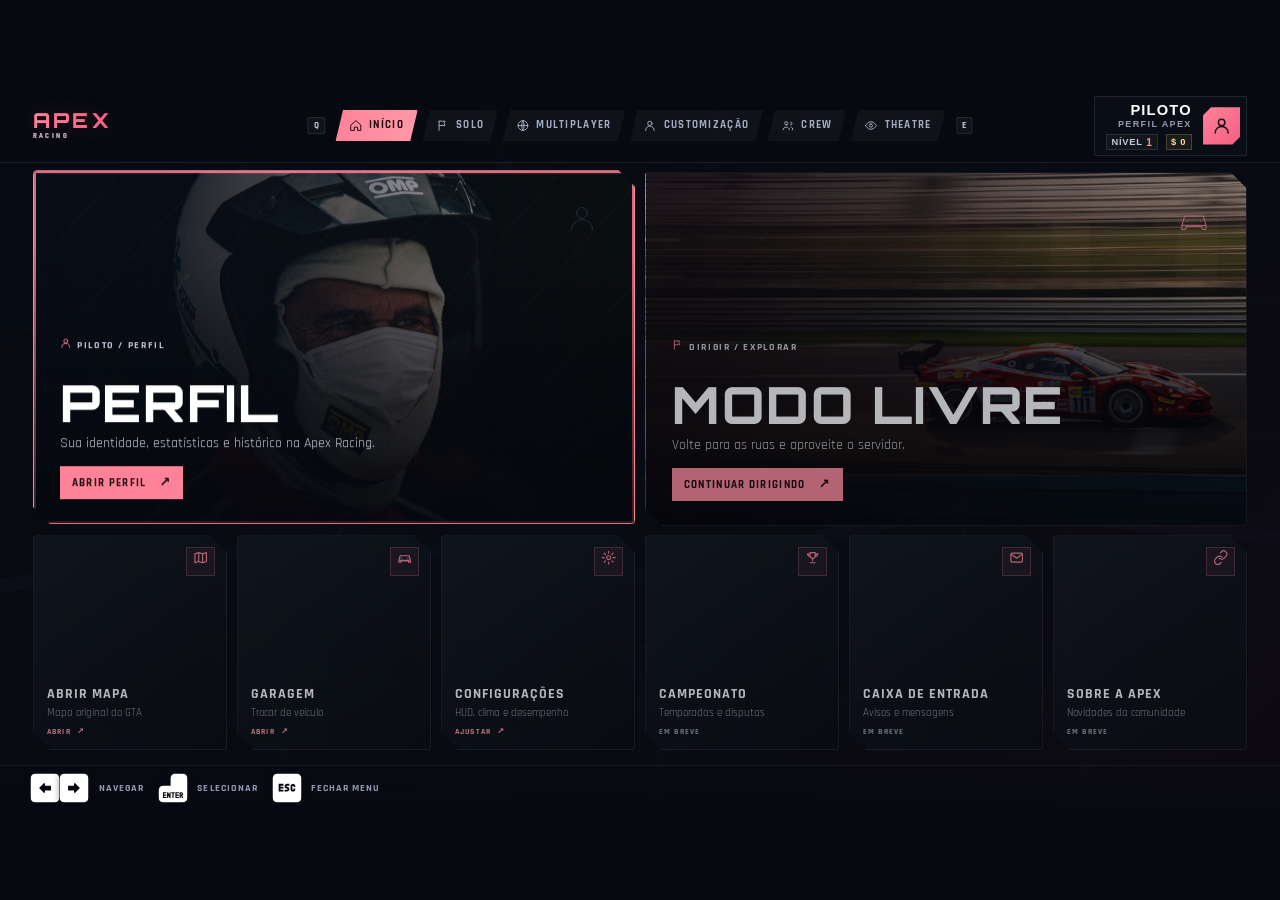
<file: html/esc-menu.html>
<!DOCTYPE html><html lang="pt-BR"><head><meta charset="utf-8"><meta name="viewport" content="width=device-width, initial-scale=1, viewport-fit=cover"><title>Menu ESC unificado</title>
  <link rel="stylesheet" href="esc-menu.css?v=garage-purchase-confirm-1">
  <link rel="preload" as="image" href="esc-menu-images/profile-driver.webp">
  <link rel="preload" as="image" href="esc-menu-images/free-racing.webp">
  <link rel="preload" as="image" href="esc-menu-images/multiplayer-grid.webp">
  <link rel="preload" as="image" href="esc-menu-images/multiplayer-track.webp">
  <link rel="preload" as="image" href="esc-menu-images/crew-garage.webp">
  <link rel="stylesheet" href="esc-menu-redesign.css?v=player-economy-1">
  <link rel="stylesheet" href="garage-cards.css?v=garage-cards-2">
  <link rel="stylesheet" href="input-glyphs.css?v=input-glyphs-1">
</head><body data-input-force="keyboard">
<svg width="0" height="0" style="position:absolute"><defs>
<symbol id="eye" viewBox="0 0 24 24"><path d="M2 12s4-7 10-7 10 7 10 7-4 7-10 7S2 12 2 12zM12 9a3 3 0 100 6 3 3 0 000-6z"/></symbol>
<symbol id="shield" viewBox="0 0 24 24"><path d="M12 3l8 3v6c0 5-3.5 8-8 9-4.5-1-8-4-8-9V6z"/></symbol>
<symbol id="globe" viewBox="0 0 24 24"><path d="M12 3a9 9 0 100 18 9 9 0 000-18zM3 12h18M12 3c3 3 3 15 0 18M12 3c-3 3-3 15 0 18"/></symbol>
<symbol id="shk" viewBox="0 0 24 24"><path d="M12 3l8 3v6c0 5-3.5 8-8 9-4.5-1-8-4-8-9V6zM8.5 12l2.5 2.5 4.5-5"/></symbol>
<symbol id="gauge" viewBox="0 0 24 24"><path d="M4 16a8 8 0 1116 0M12 16l4-5"/></symbol>
<symbol id="edit" viewBox="0 0 24 24"><path d="M4 20h4L19 9l-4-4L4 16zM13.5 6.5l4 4"/></symbol>
<symbol id="timer" viewBox="0 0 24 24"><path d="M12 8v5l3 2M9 3h6M12 21a8 8 0 100-16 8 8 0 000 16z"/></symbol>
<symbol id="star" viewBox="0 0 24 24"><path d="M12 3l2.7 5.6 6.1.9-4.4 4.3 1 6.1L12 17l-5.4 2.9 1-6.1L3.2 9.5l6.1-.9z"/></symbol>
<symbol id="ck" viewBox="0 0 24 24"><path d="M5 12.5l4.5 4.5L19 7.5"/></symbol>
<symbol id="swd" viewBox="0 0 24 24"><path d="M4 4l12 12M20 4L8 16M15 17l3 3M9 17l-3 3"/></symbol>
<symbol id="home" viewBox="0 0 24 24"><path d="M3 11l9-8 9 8v10h-6v-6H9v6H3z"/></symbol>
<symbol id="map" viewBox="0 0 24 24"><path d="M9 4L3 6v14l6-2 6 2 6-2V4l-6 2-6-2zM9 4v14M15 6v14"/></symbol>
<symbol id="flag" viewBox="0 0 24 24"><path d="M5 21V4M5 4h11l-2 4 2 4H5"/></symbol>
<symbol id="users" viewBox="0 0 24 24"><path d="M9 11a3 3 0 100-6 3 3 0 000 6zM3 20c0-3 3-5 6-5s6 2 6 5M17 11a2.5 2.5 0 100-5M18 15c2 .5 3 2 3 5"/></symbol>
<symbol id="cup" viewBox="0 0 24 24"><path d="M8 4h8v5a4 4 0 01-8 0zM8 6H4c0 3 1 4 4 4M16 6h4c0 3-1 4-4 4M12 13v4M8 20h8"/></symbol>
<symbol id="gear" viewBox="0 0 24 24"><path d="M12 9a3 3 0 100 6 3 3 0 000-6zM12 2v3M12 19v3M2 12h3M19 12h3M5 5l2 2M17 17l2 2M19 5l-2 2M7 17l-2 2"/></symbol>
<symbol id="lock" viewBox="0 0 24 24"><path d="M6 11h12v9H6zM8 11V8a4 4 0 018 0v3"/></symbol>
<symbol id="car" viewBox="0 0 24 24"><path d="M3 16l2-7h14l2 7v3h-3v-2H6v2H3zM3 16h18M7 13h.01M17 13h.01"/></symbol>
<symbol id="pin" viewBox="0 0 24 24"><path d="M12 21s7-6 7-11a7 7 0 10-14 0c0 5 7 11 7 11zM12 12a2 2 0 100-4"/></symbol>
<symbol id="off" viewBox="0 0 24 24"><path d="M12 3v9M6.5 6.5a8 8 0 1011 0"/></symbol>
<symbol id="sun" viewBox="0 0 24 24"><path d="M12 8a4 4 0 100 8 4 4 0 000-8zM12 2v2M12 20v2M2 12h2M20 12h2M5 5l1.5 1.5M17.5 17.5L19 19M19 5l-1.5 1.5M6.5 17.5L5 19"/></symbol>
<symbol id="cloud" viewBox="0 0 24 24"><path d="M7 18a4 4 0 010-8 5 5 0 019.5-1A4 4 0 0117 18z"/></symbol>
<symbol id="rain" viewBox="0 0 24 24"><path d="M7 15a4 4 0 010-8 5 5 0 019.5-1A4 4 0 0117 15zM8 19l1-2M12 19l1-2M16 19l1-2"/></symbol>
<symbol id="storm" viewBox="0 0 24 24"><path d="M7 15a4 4 0 010-8 5 5 0 019.5-1A4 4 0 0117 15zM12 15l-2 3h3l-2 3"/></symbol>
<symbol id="fog" viewBox="0 0 24 24"><path d="M4 9h16M4 13h16M6 17h12"/></symbol>
<symbol id="snow" viewBox="0 0 24 24"><path d="M12 3v18M4 7.5l16 9M20 7.5l-16 9"/></symbol>
<symbol id="person" viewBox="0 0 24 24"><circle cx="12" cy="8" r="4"/><path d="M4 21a8 8 0 0116 0"/></symbol>
<symbol id="mail" viewBox="0 0 24 24"><rect x="3" y="5" width="18" height="14" rx="2"/><path d="m4 7 8 6 8-6"/></symbol>
<symbol id="calendar" viewBox="0 0 24 24"><rect x="3" y="5" width="18" height="16" rx="2"/><path d="M16 3v4M8 3v4M3 10h18M8 14h3M8 17h7"/></symbol>
<symbol id="link" viewBox="0 0 24 24"><path d="M10 13a5 5 0 007.1 0l3-3A5 5 0 0013 2.9l-1.7 1.7M14 11a5 5 0 00-7.1 0l-3 3a5 5 0 007.1 7.1l1.7-1.7"/></symbol>
<symbol id="spark" viewBox="0 0 24 24"><path d="m12 2 1.8 6.2L20 10l-6.2 1.8L12 18l-1.8-6.2L4 10l6.2-1.8L12 2zM19 16l1 3 3 1-3 1-1 3-1-3-3-1 3-1 1-3z"/></symbol>
</defs></svg>
<div class="st">
<svg class="map" viewBox="0 0 1600 900" preserveAspectRatio="xMidYMid slice"><rect width="1600" height="900" fill="#10131c"/><path d="M0 0H520Q470 140 330 190T0 320Z" fill="#0c1a2c"/><ellipse cx="1150" cy="220" rx="220" ry="110" fill="#0f1f19"/><ellipse cx="380" cy="760" rx="200" ry="90" fill="#0f1f19"/>
<g stroke="#1c2130" stroke-width="10" fill="none"><path d="M0 300L1600 260M0 800L1600 740M300 0L360 900M900 0L820 900M1300 0L1360 900M0 450L1600 430"/></g>
<g stroke="#2b3350" stroke-width="18" fill="none"><path d="M0 620L420 560 800 610 1200 520 1600 560"/><path d="M600 0L700 300 860 340"/></g>
<path class="rt" d="M420 560C520 380 700 330 860 340S1150 380 1200 520S900 720 640 690S380 640 420 560Z"/>
<circle cx="860" cy="340" r="9" fill="#ff8f9c"/><circle cx="1200" cy="520" r="9" fill="#ff8f9c"/><circle cx="300" cy="380" r="8" fill="#5b8def"/><circle cx="1330" cy="240" r="8" fill="#5b8def"/></svg>
<div class="dim"></div>
<div class="ui">
<div class="top"><div class="logo">APEX<span class="logo-mark">RACING</span></div>
<div class="tabs"><span class="bd">Q</span><div class="tb on" data-v="home"><svg class="i"><use href="#home"/></svg>Início</div><div class="tb" data-v="corridas"><svg class="i"><use href="#flag"/></svg>Solo</div><div class="tb" data-v="online"><svg class="i"><use href="#globe"/></svg>Multiplayer</div><div class="tb" data-v="customisation"><svg class="i"><use href="#person"/></svg>Customização</div><div class="tb" data-v="crew"><svg class="i"><use href="#users"/></svg>Crew</div><div class="tb" data-v="theatre"><svg class="i"><use href="#eye"/></svg>Theatre</div><span class="bd">E</span></div>
<button class="pl profile-shortcut" type="button" data-home-action="profile"><span class="profile-shortcut-copy"><b id="menu-player-name">PILOTO</b><small>PERFIL APEX</small><span class="profile-economy"><span class="profile-level">NÍVEL <b id="menu-player-level">1</b></span><span class="profile-money" id="menu-player-money">$ 0</span></span></span><span class="av"><svg class="i"><use href="#person"/></svg></span></button></div>

<div class="v on" id="v-home"><div class="home-dashboard">
<button class="c p home-feature profile-feature" type="button" data-home-action="profile"><span class="home-eyebrow"><svg class="i"><use href="#person"/></svg> PILOTO / PERFIL</span><span class="home-feature-title">PERFIL</span><span class="home-feature-description">Sua identidade, estatísticas e histórico na Apex Racing.</span><span class="home-feature-action">ABRIR PERFIL <b>↗</b></span><svg class="home-feature-art i"><use href="#person"/></svg></button>
<button class="c p home-feature free-feature" type="button" data-home-action="free"><span class="home-eyebrow"><svg class="i"><use href="#flag"/></svg> DIRIGIR / EXPLORAR</span><span class="home-feature-title">MODO LIVRE</span><span class="home-feature-description">Volte para as ruas e aproveite o servidor.</span><span class="home-feature-action">CONTINUAR DIRIGINDO <b>↗</b></span><svg class="home-feature-art i"><use href="#car"/></svg></button>
<button class="c p home-tile" type="button" data-go="mapa"><span class="home-tile-icon"><svg class="i"><use href="#map"/></svg></span><span class="home-tile-title">ABRIR MAPA</span><span class="home-tile-description">Mapa original do GTA</span><span class="home-tile-state">ABRIR <b>↗</b></span></button>
<button class="c p home-tile" type="button" data-go="garage"><span class="home-tile-icon"><svg class="i"><use href="#car"/></svg></span><span class="home-tile-title">GARAGEM</span><span class="home-tile-description">Trocar de veículo</span><span class="home-tile-state">ABRIR <b>↗</b></span></button>
<button class="c p home-tile" type="button" data-go="config"><span class="home-tile-icon"><svg class="i"><use href="#gear"/></svg></span><span class="home-tile-title">CONFIGURAÇÕES</span><span class="home-tile-description">HUD, clima e desempenho</span><span class="home-tile-state">AJUSTAR <b>↗</b></span></button>
<button class="c p home-tile" type="button" data-home-action="championship" aria-disabled="true"><span class="home-tile-icon"><svg class="i"><use href="#cup"/></svg></span><span class="home-tile-title">CAMPEONATO</span><span class="home-tile-description">Temporadas e disputas</span><span class="home-tile-state">EM BREVE</span></button>
<button class="c p home-tile" type="button" data-home-action="inbox" aria-disabled="true"><span class="home-tile-icon"><svg class="i"><use href="#mail"/></svg></span><span class="home-tile-title">CAIXA DE ENTRADA</span><span class="home-tile-description">Avisos e mensagens</span><span class="home-tile-state">EM BREVE</span></button>
<button class="c p home-tile" type="button" data-home-action="about" aria-disabled="true"><span class="home-tile-icon"><svg class="i"><use href="#link"/></svg></span><span class="home-tile-title">SOBRE A APEX</span><span class="home-tile-description">Novidades da comunidade</span><span class="home-tile-state">EM BREVE</span></button>
</div></div>

<div class="v garage-view" id="v-garage">
  <div class="gx-deco" aria-hidden="true"><i></i><i></i><i></i></div>
  <header class="garage-topbar">
    <div class="garage-brand"><b>APEX</b><span>RACING</span></div>
    <div class="garage-count"><svg class="i"><use href="#car"/></svg><strong id="garage-count">0</strong><small>CARROS</small></div>
    <div class="garage-player"><span id="garage-current-car">A PÉ</span><strong id="garage-player-name">PILOTO</strong><button class="garage-close" id="garage-close" type="button" title="Fechar menu" aria-label="Fechar menu">×</button></div>
  </header>
  <div class="garage-section"><button class="garage-all" id="garage-all" type="button"><svg class="i"><use href="#car"/></svg><b>TODOS OS CARROS</b></button></div>
  <div class="garage-toolbar">
    <div class="garage-brands"><span class="gx-pad gx-lb" aria-hidden="true">LB</span><div class="garage-brand-tabs" id="garage-brand-tabs"></div></div>
    <button class="garage-favorites-filter" id="garage-favorites-filter" type="button" aria-pressed="false"><svg class="i"><use href="#star"/></svg><b>Favoritos</b><span id="garage-favorites-count">0</span></button>
    <span class="gx-pad gx-rb gx-rb-end" aria-hidden="true">RB</span>
    <label class="garage-search"><span>⌕</span><input id="garage-search" placeholder="Buscar veículos..." autocomplete="off"></label>
  </div>
  <div class="garage-grid-wrap" id="garage-grid-wrap"><div class="garage-grid" id="garage-cards"><div class="garage-empty">Carregando catálogo de veículos...</div></div></div>
  <footer class="garage-footer">
    <span><i class="gx-pad gx-lb">LB</i><i class="gx-pad gx-rb">RB</i> MARCAS <small>Q / R</small></span>
    <span><svg class="gx-dpad" viewBox="0 0 24 24" aria-hidden="true"><path d="M9 2h6v7h7v6h-7v7H9v-7H2V9h7z"/></svg> VEÍCULOS <small>SETAS</small></span>
    <span><i class="gx-pad gx-a">A</i> SELECIONAR <small>ENTER</small></span>
    <span><kbd class="gx-fav-key">F</kbd> FAVORITAR</span>
    <button id="garage-back" type="button"><i class="gx-pad gx-b">B</i> VOLTAR <small>ESC</small></button>
    <button id="garage-close-footer" type="button"><i class="gx-pad gx-menu">≡</i> FECHAR</button>
  </footer>
</div>

<div class="v" id="v-corridas"><div class="section-heading"><div><span class="section-kicker">APEX / SOLO</span><h1>DIRIJA NO SEU RITMO</h1><p>Escolha como quer correr e encontre seu próximo desafio.</p></div><span class="section-index">01 <i>/</i> SOLO</span></div><div id="chub" class="hm3 solo-layout"><div class="c p k-ver solo-feature" data-k="ver"><span class="solo-eyebrow">APEX / PISTAS SELECIONADAS</span><span class="solo-feature-index">01 <i>/</i> OFICIAL</span><div class="solo-feature-copy"><div class="ib"><svg class="i"><use href="#shk"/></svg></div><h3>Pistas verificadas</h3><p>Explore circuitos revisados pela equipe e escolha onde quer correr.</p><div class="solo-card-note">CIRCUITOS <b>·</b> SPRINTS <b>·</b> RECORDES</div><span class="btn solo-feature-cta">Explorar pistas <b>↗</b></span></div><svg class="solo-track-art" viewBox="0 0 640 360" aria-hidden="true"><path d="M65 218 111 104 215 82 248 135 372 121 419 72 527 103 551 210 485 267 389 250 339 290 217 271 163 235Z"/><circle cx="111" cy="104" r="7"/><circle cx="419" cy="72" r="7"/></svg></div><div class="col solo-options"><div class="c p rw r1 solo-option solo-time" data-k="tem"><div class="solo-option-icon"><svg class="i"><use href="#timer"/></svg></div><div class="solo-option-copy"><span class="solo-eyebrow">SOLO / CONTRA O RELÓGIO</span><h3>Tomada de tempo</h3><p>Faça voltas solo e registre seu melhor tempo.</p></div><span class="solo-option-arrow">↗</span></div><div class="c p rw r2 solo-option solo-training" data-k="tre"><div class="solo-option-icon"><svg class="i"><use href="#gauge"/></svg></div><div class="solo-option-copy"><span class="solo-eyebrow">PRATIQUE NO SEU RITMO</span><h3>Treino</h3><p>Conheça a pista e prepare seu próximo traçado.</p></div><span class="solo-option-arrow">↗</span></div><div class="c p rw r3 solo-option solo-creator" data-k="cri"><div class="solo-option-icon"><svg class="i"><use href="#edit"/></svg></div><div class="solo-option-copy"><span class="solo-eyebrow">CRIE / TESTE / COMPARTILHE</span><h3>Criador de pistas</h3><p>Desenhe um circuito e coloque sua ideia à prova.</p></div><span class="solo-option-arrow">↗</span></div></div></div>
<div id="clist" style="display:none;height:100%"><div class="tl"><div class="tlt"><span id="cback" style="cursor:pointer;color:var(--ac);letter-spacing:.1em;font-weight:700;text-transform:uppercase">‹ Voltar  ·  <span id="cht">Pistas</span></span><span id="tf"><span class="pill on">Todas</span><span class="pill">Circuito</span><span class="pill">Sprint</span><span class="pill">Favoritas</span></span><input class="in" id="tq" placeholder="Buscar por nome da pista…"></div>
<div class="tlb"><div id="tg" class="tgrid"></div>
<div class="p pad" id="td" style="display:flex;flex-direction:column"><div class="h">Pista selecionada</div><div class="detail-format" id="detailFormat">CIRCUITO / VOLTAS</div><span class="vt"><span class="vb" style="position:static;width:1.6em;height:1.6em"><svg class="i"><use href="#ck"/></svg></span>Verificada pela equipe</span><h3 class="big" id="dn" style="font-size:1.6em"></h3><small id="dc" style="color:var(--mu)"></small>
<svg viewBox="0 0 300 170" style="width:100%;height:11em;margin:.6em 0"><path id="dp" fill="none" stroke="#ff8f9c" stroke-width="5" stroke-linecap="round" stroke-linejoin="round" style="filter:drop-shadow(0 0 8px #ff8f9c)"/></svg>
<div class="ds"><div><small>Voltas</small><b id="d1"></b></div><div><small>CP</small><b id="d2"></b></div><div><small>Distância</small><b id="d3"></b></div><div><small>Dificuldade</small><div class="dots" id="d4" style="margin-top:.6em"></div></div></div>
<div class="row" style="cursor:default"><span><small style="color:var(--mu);display:block;letter-spacing:.1em;text-transform:uppercase">Recorde da pista</small><b id="d5" class="big" style="color:var(--ac)"></b></span><small id="d6" style="color:var(--mu)"></small></div>
<div style="margin-top:auto"><span class="btn" id="drc" style="margin:0 0 .8em;display:block;text-align:center"><svg class="i" style="vertical-align:-.2em;margin-right:.5em"><use href="#cup"/></svg>Ver recordes</span><div style="display:flex;gap:.6em"><span class="bt2"><svg class="i"><use href="#pin"/></svg>Ver rota no mapa</span><span class="bt2" id="dfv"><svg class="i"><use href="#star"/></svg>Favoritar</span></div><span class="bt2" id="ded" style="display:block;text-align:center;margin-top:.6em"><svg class="i"><use href="#gear"/></svg>Editar pista</span></div></div></div></div></div><div id="clist2" style="display:none;height:100%"><div class="tl"><div class="tlt"><span id="cback2" style="cursor:pointer;color:var(--ac);letter-spacing:.1em;font-weight:700;text-transform:uppercase">‹ Voltar  ·  <span id="t2">Treino</span></span><span id="tf2"><span class="pill on">Todas</span><span class="pill">Circuito</span><span class="pill">Sprint</span><span class="pill">Favoritas</span></span><input class="in" id="tq2" placeholder="Pesquisar pistas…"></div>
<div id="tg2" class="tgrid w5" style="flex:1;min-height:0"></div>
<div class="p ab"><div class="ab-kicker">PISTA SELECIONADA</div><svg class="ms" viewBox="0 0 300 170"><path id="abp"/></svg><div class="nm" id="abn"></div><small id="abd" style="color:var(--mu)"></small><div class="ab-stats"><div><small>Formato</small><b id="abType">—</b></div><div><small>Voltas</small><b id="abLaps">—</b></div><div><small>Checkpoints</small><b id="abCP">—</b></div><div><small>Distância</small><b id="abDistance">—</b></div></div><span class="nt" id="abt"></span><span class="bt2" id="abm" style="flex:none;padding:.8em 1.4em"><svg class="i"><use href="#pin"/></svg>Ver rota no mapa</span><span class="btn" id="abg" style="margin:0"></span></div></div></div>
<div class="creator-page" id="creator-page" style="display:none">
  <header class="creator-page-head"><div><span class="section-kicker">APEX / MINHAS PISTAS</span><h1>CRIADOR DE PISTAS</h1><p>Continue um traçado salvo ou comece uma nova corrida.</p></div><button class="creator-page-back" id="creator-back">‹ VOLTAR</button></header>
  <div class="creator-page-toolbar"><span class="creator-track-total">SUAS CORRIDAS <b id="creator-track-count">0</b></span><div class="creator-track-filters" id="creator-track-filters"><button class="on" data-format="all">TODAS</button><button data-format="circuit">CIRCUITO</button><button data-format="sprint">SPRINT</button></div><label class="creator-track-search"><span>⌕</span><input id="creator-track-search" type="search" placeholder="Buscar pista..." autocomplete="off"></label><button class="creator-new-track" id="creator-new-track"><b>＋</b> NOVA CORRIDA</button></div>
  <div class="creator-track-grid" id="creator-track-grid"><div class="creator-tracks-empty"><b>CARREGANDO SUAS PISTAS</b><span>Aguarde um instante.</span></div></div>
</div>
</div>
<div class="v" id="v-crew"><div class="section-heading"><div><span class="section-kicker">APEX / CREW</span><h1>ENCONTRE SUA EQUIPE</h1><p>Explore crews e acompanhe a vida da sua equipe.</p></div><span class="section-index">04 <i>/</i> CREW</span></div><div class="showroom-grid"><article class="showroom-card showroom-feature is-unavailable"><span class="showroom-icon"><svg class="i"><use href="#users"/></svg></span><span class="showroom-state">EM DESENVOLVIMENTO</span><h2>Procurar crew</h2><p>Descubra equipes e encontre pilotos para correr junto.</p></article><article class="showroom-card is-unavailable"><span class="showroom-icon"><svg class="i"><use href="#spark"/></svg></span><span class="showroom-state">EM BREVE</span><h2>Criar crew</h2><p>Monte sua própria equipe e convide outros pilotos.</p></article><article class="showroom-card is-unavailable"><span class="showroom-icon"><svg class="i"><use href="#calendar"/></svg></span><span class="showroom-state">EM BREVE</span><h2>Minha crew</h2><p>Calendário, membros e atividade da equipe.</p></article><article class="showroom-card is-unavailable"><span class="showroom-icon"><svg class="i"><use href="#cup"/></svg></span><span class="showroom-state">EM BREVE</span><h2>Ranking de crews</h2><p>Veja as equipes que estão liderando.</p></article></div></div>

<div class="v" id="v-ranking"><div class="rq">
<div class="p jr"><div class="jh"><span class="h" style="margin:0">Sua jornada  ·  Temporada 1</span><span class="jd"><b>23</b> dias restantes</span></div><div class="jt" id="jt"></div></div>
<div class="rb2">
<div class="p lbp"><div class="rkh"><span class="h" style="margin:0">Classificação</span><span id="rf"><span class="pill on">Pontos</span><span class="pill">Vitórias</span><span class="pill">Corridas</span></span></div><div class="lb lh"><span>#</span><span></span><span>Piloto</span><span>Rank</span><span>Vitórias</span><span>Corr.</span><span>Pts</span></div><div class="rlw" id="rlw"><div id="rl2"></div></div></div>
<div class="p nbp"><div class="h">Rivais próximos</div><div id="nb"></div><div class="tgt" id="tgt"></div><div class="h" style="margin-top:1.2em">Sua temporada</div><div class="st3"><div><b>96</b><small>corridas</small></div><div><b>32</b><small>vitórias</small></div><div><b>12º</b><small>melhor posição</small></div></div></div>
</div></div></div>

<div class="v" id="v-online"><div class="section-heading"><div><span class="section-kicker">APEX / MULTIPLAYER</span><h1>ENCONTRE SEU GRID</h1><p>Entre na disputa ou acompanhe sua evolução.</p></div><span class="section-index">02 <i>/</i> MULTIPLAYER</span></div><div id="ohub" class="multiplayer-grid">
<article class="c p multiplayer-card competitive-card" aria-disabled="true"><span class="multiplayer-icon"><svg class="i"><use href="#cup"/></svg></span><span class="multiplayer-state">EM BREVE</span><h3>Competitivo</h3><p>Corridas ranqueadas para disputar posição e pontos.</p><span class="multiplayer-action">RANKED <b>↗</b></span></article>
<div class="c p mmh" data-o="mm"><div class="mms"><div><b id="hmq">—</b><small>na fila</small></div></div><div class="ib"><svg class="i"><use href="#swd"/></svg></div><h3>Casual</h3><p>Entre no matchmaking e vote na próxima pista.</p><span class="multiplayer-action">ENTRAR NA FILA <b>↗</b></span></div>
<article class="c p multiplayer-card championship-card" aria-disabled="true"><span class="multiplayer-icon"><svg class="i"><use href="#flag"/></svg></span><span class="multiplayer-state">EM BREVE</span><h3>Campeonatos</h3><p>Dispute séries de corridas com outros pilotos.</p><span class="multiplayer-action">SÉRIES APEX <b>↗</b></span></article>
</div>
<div id="omm" style="display:none;height:100%"><div class="tl"><div class="tlt"><span class="bk" data-b="1">‹ Voltar  ·  Matchmaking</span><span class="onote" id="mp-countdown"><span>VOTAÇÃO ENCERRA EM</span><b id="mv">00:24</b></span></div>
<div class="mmg">
<div class="mmc mmc-primary">
<section class="p pad mp-showcase"><div class="mp-showcase-heading"><div><span class="mp-kicker">MULTIPLAYER</span><h2>SEU CARRO NA DISPUTA</h2></div><div class="mp-showcase-actions"><span class="mp-live-tag"><i></i> VEÍCULO ATUAL</span><button class="mp-change-vehicle" id="mp-change-vehicle" type="button">TROCAR VEÍCULO</button></div></div>
<div class="mp-showcase-stage" id="mp-vehicle-stage"><div class="mp-stage-grid"></div><div class="mp-stage-light"></div><img id="mp-player-vehicle-image" src="garage-images/vehicle-placeholder.svg" alt="Veículo atual do jogador"><div class="mp-vehicle-copy"><span id="mp-vehicle-brand">SEU VEÍCULO</span><h3 id="mp-vehicle-name">ENTRE EM UM VEÍCULO</h3><p id="mp-vehicle-model">Seu carro atual aparecerá aqui</p></div></div>
<div class="mp-showcase-foot"><span>PRONTO PARA ENTRAR NO GRID</span><span id="mp-vehicle-status">IMAGEM DO SEU VEÍCULO</span></div></section>
<section class="p pad mp-voting"><div class="mp-vote-content"><div class="mp-section-heading"><div><div class="h">Vote na pista</div><p>Escolha o próximo desafio da comunidade.</p></div><span class="mp-vote-count"><b id="mp-total-votes">0</b> VOTOS</span></div><div class="vt3" id="vt3"></div></div><div class="mp-phase-screen" id="mp-phase-screen"><span class="mp-phase-mark" aria-hidden="true"><svg class="i"><use href="#flag"/></svg></span><span class="mp-kicker" id="mp-phase-kicker">STATUS DA DISPUTA</span><h2 id="mp-phase-title">CORRIDA INICIADA</h2><p id="mp-phase-copy">A corrida está em andamento. Aguarde o próximo intervalo para entrar na disputa.</p></div></section>
<span class="btn" id="qbtn">Entrar na fila</span>
</div>
<div class="mmc mmc-sidebar">
<section class="p pad mp-status"><div class="mp-side-heading"><div class="h">Status da sala</div><span class="mp-phase-dot"></span></div><div class="mp-status-clock"><span id="mp-clock-label">VOTAÇÃO ENCERRA EM</span><strong id="mv2">00:24</strong></div><p id="mst">Vote na pista para a corrida começar.</p><div class="mp-status-meta"><span>PARTIDA AUTOMÁTICA</span><b id="mp-phase-label">VOTAÇÃO ABERTA</b></div></section>
<section class="p pad mp-participants"><div class="h">Pilotos na sala <span class="mp-count-pill" id="mpc">0</span></div><div id="qp"></div></section>
<section class="p pad mp-chat"><div class="h">Chat da sala</div><div class="mchat" id="mchat"><span>Sem mensagens ainda.</span></div><div class="mp-chat-input"><input class="in" id="mci" placeholder="Escreva para a sala…"><span class="btn" id="mcb">Enviar</span></div></section>
</div>
</div></div></div>

<div class="v" id="v-customisation"><div class="section-heading"><div><span class="section-kicker">APEX / CUSTOMIZAÇÃO</span><h1>SUA IDENTIDADE DE PILOTO</h1><p>Personalize a forma como você aparece para a comunidade.</p></div><span class="section-index">03 <i>/</i> CUSTOMIZAÇÃO</span></div><div class="customisation-grid"><button class="c p customisation-card driver-card" type="button" data-home-action="profile"><span class="customisation-visual"><svg class="i"><use href="#person"/></svg></span><span class="customisation-state">PERFIL APEX</span><h2>Piloto</h2><p>Altere seu nome, avatar e identidade do perfil.</p><span class="multiplayer-action">EDITAR PERFIL <b>↗</b></span></button><article class="c p customisation-card badge-card" aria-disabled="true"><span class="customisation-visual"><svg class="i"><use href="#shk"/></svg></span><span class="customisation-state">EM BREVE</span><h2>Insígnia</h2><p>Um distintivo visual para mostrar sua equipe ou conquistas no perfil.</p><span class="multiplayer-action">IDENTIDADE DE CORRIDA</span></article></div></div>

<div class="v" id="v-theatre"><div class="section-heading"><div><span class="section-kicker">APEX / THEATRE</span><h1>REVIVA A CORRIDA</h1><p>Replays, melhores momentos e corridas salvas.</p></div><span class="section-index">05 <i>/</i> THEATRE</span></div><div class="theatre-empty is-unavailable"><span class="theatre-mark"><svg class="i"><use href="#eye"/></svg></span><span class="section-kicker">CENTRO DE REPLAYS</span><h2>EM BREVE</h2><p>Estamos preparando um espaço para rever suas corridas e compartilhar seus melhores momentos.</p></div></div>
<div id="ohi" style="display:none;height:100%"><div class="tl"><div class="tlt"><span class="bk" data-b="1">‹ Voltar  ·  Histórico</span></div>
<div class="mmg" style="grid-template-columns:1fr 24em"><div class="p pad" style="overflow-y:auto"><div class="hr hh"><span>Quando</span><span>Pista</span><span>Posição</span><span>Pontos</span><span>Tempo</span></div><div id="hl"></div></div>
<div class="p pad"><div class="h">Resumo online</div><div class="st3"><div><b>24</b><small>corridas</small></div><div><b>6</b><small>vitórias</small></div><div><b>11</b><small>pódios</small></div></div><div class="h" style="margin-top:1.4em">Pontos na temporada</div><div style="font-family:Orbitron;font-size:2.2em;color:var(--ac)">+142</div><p class="note">Só corridas de matchmaking contam pontos. Treino não salva tempo.</p></div></div></div></div></div>

<div class="v" id="v-admin"><div class="adm">
<div class="p sub2"><p class="sh" style="padding-top:.2em">Painel admin</p><div class="on" data-a="pl">Jogadores</div><div data-a="cg">Cargos</div><div data-a="rc">Corridas</div><div data-a="sv">Servidor</div><div data-a="vh">Veículos e mundo</div><div data-a="lg">Logs</div></div>
<div class="p pad">
<div class="as on" id="a-pl"><div class="h">Jogadores online  ·  8</div><input class="in" id="q" placeholder="Buscar por nome ou ID" style="margin-bottom:1em"><div id="al"></div></div>
<div class="as" id="a-cg"><div class="h">Cargos</div><div class="g2" style="height:auto;grid-template-columns:1.3fr 1fr"><div id="cgl"></div><div><div class="h">Jogador selecionado</div><h3 class="big" id="cn" style="font-size:1.5em;margin-bottom:1.2em"></h3><div class="h">Cargo</div><div id="cr" style="margin-bottom:1.4em"><span class="pill">Piloto</span><span class="pill on">VIP</span><span class="pill">Moderador</span><span class="pill">Admin</span></div><span class="btn" id="cd">Dar cargo</span><span class="btn g" id="ct">Remover cargo</span><p class="note" id="cm">Selecione um jogador e um cargo.</p></div></div></div>
<div class="as" id="a-rc"><div class="h">Corridas</div><div id="ar"></div><div class="ag" style="margin:1.2em 0"><div>Criar corrida</div><div>Abrir editor de pistas</div></div><div class="row"><span>Corridas ranqueadas ativas</span><span class="tg on"></span></div><div class="row"><span>Aceitar novos lobbies</span><span class="tg on"></span></div></div>
<div class="as" id="a-sv"><div class="h">Servidor</div><div class="row"><span>Modo manutenção (só admins entram)</span><span class="tg"></span></div><div class="row"><span>Chat global</span><span class="tg on"></span></div><div class="row"><span>Meeting aberto</span><span class="tg on"></span></div>
<div class="h" style="margin-top:1.4em">Clima global</div><div class="wx"><div class="on"><svg class="i"><use href="#sun"/></svg></div><div><svg class="i"><use href="#cloud"/></svg></div><div><svg class="i"><use href="#rain"/></svg></div><div><svg class="i"><use href="#storm"/></svg></div><div><svg class="i"><use href="#fog"/></svg></div><div><svg class="i"><use href="#snow"/></svg></div></div>
<div class="h" style="margin-top:1.4em">Horário global <b id="ah" style="color:var(--ac);margin-left:.8em">18:00</b></div><div class="sky"></div><input type="range" min="0" max="23" value="18" id="as">
<div class="ag" style="margin-top:1.4em"><div>Anúncio global</div><div>Reiniciar eventos</div></div></div>
<div class="as" id="a-vh"><div class="h">Veículos e mundo</div><div class="ag"><div>Limpar veículos</div><div>Reparar todos</div><div>Reabastecer todos</div><div class="dg">Remover props</div></div>
<div class="h" style="margin-top:1.6em">Spawnar veículo</div><div style="display:flex;gap:.8em"><input class="in" placeholder="Modelo, por exemplo: sultan"><span class="btn" style="margin:0;white-space:nowrap">Spawnar</span></div>
<div class="h" style="margin-top:1.6em">Teleportar para coordenadas</div><div style="display:flex;gap:.8em"><input class="in" placeholder="x, y, z"><span class="btn" style="margin:0">Ir</span></div></div>
<div class="as" id="a-lg"><div class="h">Logs recentes</div><div id="lgl"></div></div>
</div></div></div>

<div class="v" id="v-config"><div class="cfg">
<div class="cfg-head"><div class="cfg-title-row"><button class="cfg-back" data-go="home" type="button"><span class="cfg-back-key"><svg viewBox="0 0 16 16" aria-hidden="true"><path d="M13 3.5v4a2.5 2.5 0 0 1-2.5 2.5H4m0 0 3-3m-3 3 3 3"/></svg></span> VOLTAR</button><h2>CONFIGURAÇÕES</h2><button class="cfg-gta" id="gtShortcut" type="button">CONFIGURAÇÃO DO GTA <span>↗</span></button></div>
<nav class="sub cfg-tabs" aria-label="Categorias de configuração"><span class="cfg-tab-key" aria-hidden="true">Q</span><div class="on" data-c="gen">GERAL</div><div data-c="int">INTERFACE</div><div data-c="cor">CORRIDA</div><span class="cfg-tab-key" aria-hidden="true">R</span></nav></div>
<div class="cfg-layout"><div class="p pad config-options" id="cc"><div class="cs on" id="c-gen"><div class="h">Geral</div>
<div class="row"><span>Idioma</span><span><select class="config-select" aria-label="Idioma"><option selected>Português</option><option>English</option><option>Español</option></select></span></div>
<div class="row"><span>Modo de desempenho</span><span class="tg"></span></div>
<div class="row"><span>Compartilhar detalhes da atividade</span><span class="tg on"></span></div>
<div class="h environment-section-title">Ambiente do jogador</div>
<div class="row"><span>Horário local</span><span class="sv environment-time"><b id="hr">18:00</b><input id="hs" type="range" min="0" max="1439" step="15" value="1080" aria-label="Horário local"></span></div>
<div class="environment-weather-label">CLIMA LOCAL</div>
<div class="wx environment-weather" id="player-weather">
  <div class="on" data-weather="clear" role="button" tabindex="0" aria-label="Limpo"><svg class="i"><use href="#sun"/></svg><small>Limpo</small></div>
  <div data-weather="cloudy" role="button" tabindex="0" aria-label="Nublado"><svg class="i"><use href="#cloud"/></svg><small>Nublado</small></div>
  <div data-weather="rain" role="button" tabindex="0" aria-label="Chuva"><svg class="i"><use href="#rain"/></svg><small>Chuva</small></div>
  <div data-weather="storm" role="button" tabindex="0" aria-label="Tempestade"><svg class="i"><use href="#storm"/></svg><small>Tempestade</small></div>
  <div data-weather="fog" role="button" tabindex="0" aria-label="Neblina"><svg class="i"><use href="#fog"/></svg><small>Neblina</small></div>
  <div data-weather="snow" role="button" tabindex="0" aria-label="Neve"><svg class="i"><use href="#snow"/></svg><small>Neve</small></div>
</div>
<div class="row environment-reset" id="envReset" role="button" tabindex="0"><span>Restaurar ambiente do servidor</span><span class="environment-reset-action">RESTAURAR</span></div>
</div>
<div class="cs" id="c-int"><div class="h">Interface</div>
<div class="row"><span>Botões do controle</span><span><span class="pill on">PlayStation</span><span class="pill">Xbox</span></span></div>
<div class="row"><span>Unidade de velocidade</span><span><span class="pill on">KM/H</span><span class="pill">MPH</span></span></div>
<div class="row"><span>Modelo do velocímetro</span><span><span class="pill on">Lâminas</span><span class="pill">Digital</span></span></div>
<div class="row"><span>Formato do minimapa</span><span><span class="pill on">Círculo</span><span class="pill">Quadrado</span></span></div>
<div class="row"><span>Desfoque do minimapa</span><span class="tg on"></span></div>
<div class="row"><span>Mostrar minimapa</span><span class="tg on"></span></div>
<div class="row"><span>Mostrar driver tags (nome e foto dos pilotos)</span><span class="tg on"></span></div>
<div class="row"><span>Volume da interface</span><span class="sv"><b>5</b><input type="range" min="0" max="10" step="1" value="5" data-f=""></span></div>
</div>
<div class="cs" id="c-cor"><div class="h">Corrida</div>
<div class="row"><span>Linha de corrida</span><span><span class="pill on">Completa</span><span class="pill">Parcial</span><span class="pill">Desativada</span></span></div>
<div class="row"><span>Delta de checkpoint</span><span><span class="pill on">Popup</span><span class="pill">Tempo</span><span class="pill">Desativado</span></span></div>
<div class="row"><span>Checkpoints à frente</span><span class="sv"><b>3</b><input type="range" min="1" max="10" step="1" value="3" data-f=""></span></div>
<div class="row"><span>Cor dos checkpoints</span><span><span class="pill on">Branco</span><span class="pill">Salmão</span><span class="pill">Amarelo</span></span></div>
<div class="row"><span>Som de checkpoint</span><span class="tg on"></span></div>
<div class="row"><span>Correr contra o ghost</span><span class="tg on"></span></div>
</div>
<div class="gt" id="gt" hidden></div><p class="note" id="gn" hidden></p>
</div>
<aside class="p config-detail" id="configDetail"><span class="config-detail-kicker" id="configDetailKicker">HUD</span><h2 id="configDetailTitle">VELOCÍMETRO</h2><p id="configDetailText">Personalize os elementos do HUD exibidos durante o jogo.</p><div class="config-detail-divider"></div><div class="config-detail-caption">OPÇÃO SELECIONADA</div><strong id="configDetailSelection">Velocímetro</strong><p class="config-detail-hint" id="configDetailHint">Ative ou desative este elemento usando o controle à esquerda.</p></aside></div>
</div>
</div>

<div class="map-confirm" id="mapConfirm" aria-hidden="true">
  <div class="map-confirm-card">
    <div class="map-confirm-icon"><svg class="i"><use href="#map"/></svg></div>
    <div class="h">Mapa</div>
    <h3>Abrir mapa do jogo?</h3>
    <p>O menu APEX será fechado e o mapa original do GTA será aberto em tela inteira. Você poderá navegar, dar zoom e marcar qualquer destino.</p>
    <div class="map-confirm-actions">
      <button class="btn" id="mapConfirmYes" type="button">Abrir mapa</button>
      <button class="btn g" id="mapConfirmNo" type="button">Cancelar</button>
    </div>
    <div class="confirm-hints"><span><kbd data-input="nav-horizontal">←→</kbd> ESCOLHER</span><span><kbd data-input="confirm">ENTER</kbd> CONFIRMAR</span><span><kbd data-input="back">ESC</kbd> CANCELAR</span></div>
  </div>
</div>
<div class="vehicle-confirm" id="garageConfirm" aria-hidden="true">
  <div class="vehicle-confirm-panel" role="dialog" aria-modal="true" aria-labelledby="garageConfirmTitle">
    <div class="vehicle-confirm-content">
      <div class="vehicle-confirm-copy">
        <div class="vehicle-confirm-icon"><svg class="i"><use href="#car"/></svg></div>
        <div class="vehicle-confirm-kicker">GARAGEM <span>/</span> TROCA DE VEÍCULO</div>
        <h3 id="garageConfirmTitle">Confirmar troca de veículo?</h3>
        <p>Seu veículo atual será substituído pelo veículo selecionado.</p>
      </div>
      <div class="vehicle-confirm-compare">
        <div><small>VEÍCULO ATUAL</small><strong id="garageConfirmCurrent">A PÉ</strong></div>
        <span class="vehicle-confirm-swap" aria-hidden="true">→</span>
        <div><small>VEÍCULO SELECIONADO</small><strong id="garageConfirmNext">—</strong></div>
      </div>
    </div>
    <div class="vehicle-confirm-actions">
      <button class="vehicle-confirm-cancel" id="garageConfirmCancel" type="button">CANCELAR</button>
      <button class="vehicle-confirm-accept" id="garageConfirmAccept" type="button">CONFIRMAR</button>
    </div>
    <div class="confirm-hints"><span><kbd data-input="nav-horizontal">←→</kbd> ESCOLHER</span><span><kbd data-input="confirm">ENTER</kbd> CONFIRMAR</span><span><kbd data-input="back">ESC</kbd> CANCELAR</span></div>
  </div>
</div>
<div class="toast" id="ts"></div>
<div class="ft"><div class="ft-default"><span class="ft-hint"><span data-input="nav-horizontal">←→</span>Navegar</span><span class="ft-hint"><span data-input="confirm">↵</span>Selecionar</span><span class="ft-hint ft-close-hint"><span data-input="back">ESC</span>Fechar menu</span></div><div class="config-ft"><span class="ft-hint"><span data-input="nav-vertical">↑↓</span>Navegar</span><span class="ft-hint"><span data-input="nav-horizontal">←→</span>Ajustar</span><span class="ft-hint"><span data-input="confirm">↵</span>Alterar</span><span class="ft-hint"><span data-key="arrow_left" data-pad="dpad-left">←</span>Voltar</span><span class="ft-hint ft-config-escape"><span data-input="back">ESC</span>Voltar</span><span class="ft-hint ft-gta-hint"><span data-key="delete">DEL</span>Configuração do GTA</span></div></div>
</div></div>
  <script src="input-glyphs.js?v=input-glyphs-1"></script>
  <script src="esc-menu.js?v=garage-cards-2"></script>
</body></html>
</file>
<file: html/esc-menu.css>
@import url("https://fonts.googleapis.com/css2?family=Rajdhani:wght@500;600;700&family=Orbitron:wght@600;800&display=swap");
:root{--bg:#090a10;--pn:rgba(18,20,30,.8);--ln:rgba(255,255,255,.1);--tx:#eceef5;--mu:#8a90a6;--ac:#ff8f9c;--ac2:#ff6f86;--rd:#ff4d5e;color-scheme:dark;box-sizing:border-box;padding-top:env(safe-area-inset-top,0px);padding-bottom:env(safe-area-inset-bottom,0px)}
*{box-sizing:border-box;margin:0}html,body{height:100%}
body{background:var(--bg);color:var(--tx);font-family:Rajdhani,system-ui,sans-serif;display:grid;place-items:center;overflow:hidden}
.st{position:relative;width:min(100vw,177.78vh);aspect-ratio:16/9;container-type:size;overflow:hidden;background:#10131c}
.ui{position:absolute;inset:0;font-size:.85cqw}
.map{position:absolute;inset:0;width:100%;height:100%}
.rt{fill:none;stroke:var(--ac);stroke-width:7;stroke-dasharray:18 12;animation:dash 2s linear infinite;filter:drop-shadow(0 0 8px var(--ac))}
@keyframes dash{to{stroke-dashoffset:-60}}
.dim{position:absolute;inset:0;background:radial-gradient(ellipse at 50% 40%,#090a1099,#090a10f2);transition:opacity .4s;opacity:.75}
.i{width:1.2em;height:1.2em;fill:none;stroke:currentColor;stroke-width:1.8;stroke-linecap:round;stroke-linejoin:round;flex:none}
.top{position:absolute;inset:0 0 auto;height:6.5em;display:flex;align-items:center;justify-content:space-between;padding:0 3em;background:linear-gradient(#090a10f2,#090a1000);z-index:5}
.logo{font-family:Orbitron;font-weight:800;font-size:1.8em;letter-spacing:.12em;background:linear-gradient(90deg,var(--ac),var(--ac2));-webkit-background-clip:text;background-clip:text;color:transparent}
.tabs{position:absolute;left:50%;top:1.7em;transform:translateX(-50%);display:flex;gap:.3em;align-items:center}
.bd{font-size:.8em;font-weight:700;background:#2a2e40;padding:.25em .6em;border-radius:.3em;color:var(--mu);margin:0 .7em}
.tb{display:flex;align-items:center;gap:.5em;padding:.75em 1.3em;font-weight:700;letter-spacing:.1em;color:var(--mu);cursor:pointer;text-transform:uppercase;clip-path:polygon(.7em 0,100% 0,calc(100% - .7em) 100%,0 100%);background:rgba(255,255,255,.05);transition:.2s}
.tb:hover{color:var(--tx)}
.tb.on{background:linear-gradient(90deg,var(--ac),var(--ac2));color:#1a0f00}
.tb.lk{opacity:.38;color:#6f7487;cursor:not-allowed;filter:saturate(.45)}
.tb.lk:hover{color:#7a7f92;background:rgba(255,255,255,.025)}
.tb.lk .i{opacity:.72}
.tb.lk .nav-lock{display:inline-flex;align-items:center;justify-content:center;margin-left:.42em;width:1.05em;height:1.05em;vertical-align:-.12em;color:#85899a}
.tb.lk .nav-lock .i{width:1em;height:1em;margin:0;stroke-width:2.2}
.pl{display:flex;align-items:center;gap:1em;text-align:right}
.pl b{display:block;font-size:1.1em;letter-spacing:.08em}.pl small{color:var(--mu);font-size:.9em}
.xp{width:9em;height:.35em;background:#2a2e40;margin-top:.3em;margin-left:auto}.xp i{display:block;width:68%;height:100%;background:linear-gradient(90deg,var(--ac),var(--ac2))}
.av{width:3.4em;height:3.4em;background:linear-gradient(135deg,var(--ac),var(--ac2));display:grid;place-items:center;font-family:Orbitron;font-weight:800;color:#1a0f00;clip-path:polygon(.6em 0,100% 0,100% calc(100% - .6em),calc(100% - .6em) 100%,0 100%,0 .6em)}
.v{position:absolute;left:3em;right:3em;top:7.5em;bottom:5.5em;display:none;z-index:2}.v.on{display:block;animation:in .4s both}
@keyframes in{from{opacity:0;transform:translateY(1.2em)}}
.p{background:var(--pn);backdrop-filter:blur(10px);-webkit-backdrop-filter:blur(10px);clip-path:polygon(0 0,calc(100% - 1.3em) 0,100% 1.3em,100% 100%,1.3em 100%,0 calc(100% - 1.3em))}
.h{font-size:.9em;letter-spacing:.16em;color:var(--mu);text-transform:uppercase;margin-bottom:.8em;font-weight:700}
.big{font-family:Orbitron;font-weight:800;letter-spacing:.06em}
.hm{display:grid;grid-template-columns:repeat(4,1fr);grid-template-rows:1.5fr 1fr;gap:1.2em;height:100%}
.c{position:relative;padding:1.8em;display:flex;flex-direction:column;justify-content:flex-end;cursor:pointer;transition:.25s;overflow:hidden;border-bottom:.2em solid transparent}
.c:hover{transform:translateY(-.4em);border-bottom-color:var(--ac)}
.c .i{width:2.4em;height:2.4em;margin-bottom:.6em;color:var(--ac)}
.c h3{font-size:1.5em;letter-spacing:.08em;text-transform:uppercase}.c p{color:var(--mu);font-size:1.05em}
.hero{grid-column:1/4;background:linear-gradient(100deg,#24101aee,#12141eee 60%)}
.car{grid-row:1/3;grid-column:4;background:linear-gradient(160deg,#121a2eee,#12141eee)}
.rdc{background:linear-gradient(160deg,#3a0f18ee,#12141eee)}.rdc .i{color:var(--rd)}
.live{display:inline-flex;align-items:center;gap:.5em;color:var(--rd);font-weight:700;letter-spacing:.14em;margin-bottom:.6em}.live:before{content:"";width:.7em;height:.7em;background:var(--rd);border-radius:50%;animation:bl 1.2s infinite}
@keyframes bl{50%{opacity:.2}}
.btn{display:inline-block;padding:.8em 1.8em;font-weight:700;letter-spacing:.12em;text-transform:uppercase;cursor:pointer;background:linear-gradient(90deg,var(--ac),var(--ac2));color:#1a0f00;clip-path:polygon(.7em 0,100% 0,calc(100% - .7em) 100%,0 100%);margin-right:.8em}
.btn.g{background:rgba(255,255,255,.1);color:var(--tx)}
.sb{margin:.5em 0}.sb span{display:flex;justify-content:space-between;color:var(--mu);font-size:.95em}.sb i{display:block;height:.4em;background:#2a2e40;margin-top:.2em}.sb i b{display:block;height:100%;background:linear-gradient(90deg,var(--ac),var(--ac2));transition:.4s}
.row{display:flex;align-items:center;justify-content:space-between;padding:.85em 1em;border-bottom:1px solid var(--ln);cursor:pointer;transition:.2s}.row:hover,.row.on{background:rgba(255,143,156,.1)}
.pill{display:inline-block;background:rgba(255,255,255,.08);padding:.25em .8em;color:var(--mu);font-size:.95em;margin-right:.4em;cursor:pointer;letter-spacing:.06em}.pill.on{background:var(--ac);color:#1a0f00;font-weight:700}
.g2{display:grid;grid-template-columns:1.2fr 1fr;gap:1.2em;height:100%}
.pad{padding:1.6em}
.tg{width:3em;height:1.5em;background:#2a2e40;position:relative;cursor:pointer;flex:none;transition:.2s}.tg:after{content:"";position:absolute;top:.2em;left:.2em;width:1.1em;height:1.1em;background:var(--mu);transition:.2s}.tg.on{background:var(--ac)}.tg.on:after{left:1.7em;background:#1a0f00}
.pod{display:flex;align-items:flex-end;justify-content:center;gap:1em;height:15em;margin-bottom:1.2em}
.pod div{width:12em;padding:1em;text-align:center;background:var(--pn);display:flex;flex-direction:column;justify-content:flex-end}.pod .f{background:linear-gradient(180deg,#3a1622ee,#12141eee);border-top:.2em solid var(--ac)}
.cfg{display:grid;grid-template-rows:auto minmax(0,1fr);gap:1.1em;height:100%}
.cfg-head{min-width:0}
.cfg-title-row{height:2.6em;display:flex;align-items:center;gap:1em;margin-bottom:.7em}
.cfg-title-row h2{font-family:Orbitron;font-size:1.35em;letter-spacing:.04em;color:var(--tx)}
.cfg-back,.cfg-gta{display:inline-flex;align-items:center;gap:.55em;height:2.4em;padding:0 .9em;border:1px solid var(--ln);background:rgba(7,9,14,.62);color:var(--tx);font-family:Rajdhani,sans-serif;font-weight:700;letter-spacing:.07em;cursor:pointer}
.cfg-back span{display:grid;place-items:center;width:1.4em;height:1.4em;background:#fff;color:#111;font-size:1.2em;line-height:1}
.cfg-gta{margin-left:auto;color:var(--mu)}.cfg-gta:hover,.cfg-back:hover{border-color:rgba(255,255,255,.4);color:var(--tx)}.cfg-gta span{font-size:1.2em}
.sub.cfg-tabs{display:flex;align-items:center;gap:.4em;padding:0;overflow-x:auto;scrollbar-width:none}
.sub.cfg-tabs::-webkit-scrollbar{display:none}
.sub.cfg-tabs div{flex:none;padding:.6em 1em;cursor:pointer;letter-spacing:.08em;text-transform:uppercase;font-weight:700;color:var(--mu);border:1px solid transparent;border-left:1px solid transparent;background:rgba(9,11,16,.74);white-space:nowrap}
.sub.cfg-tabs div:hover{color:var(--tx);background:rgba(255,255,255,.08)}
.sub.cfg-tabs div.on{color:#1a0f00;border-color:transparent;background:linear-gradient(105deg,var(--ac),var(--ac2));box-shadow:0 .3em 1.2em rgba(255,143,156,.14)}
.cfg-tab-key{display:grid;place-items:center;flex:none;width:1.5em;height:1.5em;margin:0 .2em;background:#f1f2f5;color:#15171d;border-radius:.25em;font-weight:800;font-size:.82em;line-height:1}
.cfg-layout{display:grid;grid-template-columns:minmax(0,2.3fr) minmax(18em,.78fr);gap:1.1em;min-height:0}
.config-options{min-width:0;min-height:0;overflow:auto;background:rgba(5,7,11,.78);border:1px solid rgba(255,255,255,.08);clip-path:none}
.config-options .cs{min-height:100%}.config-options .h{margin-bottom:.5em;color:var(--tx);font-size:1em;letter-spacing:.08em}
.config-options .row{min-height:3.1em;padding:.65em .9em;border-bottom:1px solid rgba(255,255,255,.06);background:rgba(255,255,255,.025)}
.config-options .row>span:last-child{display:flex;align-items:center;justify-content:flex-end;gap:.25em;min-width:16em}
.config-options .row:hover,.config-options .row.on{background:rgba(255,143,156,.1)}
.config-options .row.config-selected{background:rgba(255,143,156,.16);box-shadow:inset .2em 0 var(--ac);color:#fff;outline:0}
.config-options .wx div.config-selected,.config-options .ps>div.config-selected,.config-options .pill.config-selected{outline:0;box-shadow:inset 0 -.2em var(--ac);color:#fff}
.config-options .config-select{width:min(18em,100%);padding:.55em .75em;border:1px solid var(--ln);background:#0b0d13;color:var(--tx);font:inherit;font-weight:700;letter-spacing:.04em}
.config-options [hidden]{display:none!important}
.ui.config-screen .kb-focus{outline:0!important;box-shadow:none!important}
.config-detail{display:flex;flex-direction:column;min-width:0;min-height:0;padding:1.3em;background:linear-gradient(160deg,rgba(20,30,50,.94),rgba(11,15,24,.92));border:1px solid rgba(255,255,255,.08);clip-path:polygon(0 0,calc(100% - 1.1em) 0,100% 1.1em,100% 100%,0 100%)}
.config-detail-kicker{align-self:flex-start;padding:.35em .7em;background:#fff;color:#111;font-weight:700;letter-spacing:.08em;font-size:.78em}
.config-detail h2{margin-top:.5em;font-family:Orbitron;font-size:1.5em;letter-spacing:.03em;color:#fff}
.config-detail>p{margin-top:.6em;color:var(--mu);font-size:1.02em;line-height:1.35}
.config-detail-divider{height:1px;margin:1.2em 0;background:rgba(255,255,255,.1)}
.config-detail-caption{color:var(--mu);font-size:.72em;font-weight:700;letter-spacing:.14em}
.config-detail>strong{display:block;margin-top:.35em;font-size:1.25em;letter-spacing:.04em}
.config-detail>p.config-detail-hint{margin-top:.45em;font-size:.9em}
.ui.config-screen .top{background:linear-gradient(#090a10e8,#090a1000);height:5.5em}
.ui.config-screen .top .tabs,.ui.config-screen .top .pl{display:none}
.ui.config-screen #v-config{top:5.3em;bottom:5.5em;z-index:6}
.ui.config-screen .cfg{position:relative}
.ui.config-screen .cfg-title-row{height:2.2em;margin-bottom:.65em}
.ui.config-screen .cfg-title-row h2{font-family:Rajdhani,sans-serif;font-size:1.65em;font-weight:700;letter-spacing:0;text-transform:uppercase}
.ui.config-screen .cfg-back{position:absolute;left:9.5em;top:-4.45em;height:2.1em;flex:none;padding:0 .7em;border-color:transparent;background:rgba(7,9,14,.82);color:var(--ac);z-index:7}
.ui.config-screen .cfg-back .cfg-back-key{width:1.55em;height:1.35em;border-radius:.24em;font-size:1em}
.cfg-back-key svg{display:block;width:.85em;height:.85em;fill:none;stroke:#111;stroke-width:1.8;stroke-linecap:round;stroke-linejoin:round}
.ui.config-screen .cfg-gta{height:2.5em}
@container (max-width: 1050px){.cfg-layout{grid-template-columns:minmax(0,1fr) minmax(14em,.65fr)}.sub.cfg-tabs div{padding:.55em .7em}}
@container (max-width: 760px){.cfg-layout{grid-template-columns:minmax(0,1fr)}.config-detail{display:none}.sub.cfg-tabs{gap:.2em}.sub.cfg-tabs div{padding:.5em .6em;font-size:.9em}}
.cs{display:none}.cs.on{display:block}
/* Prévia visual do ambiente — substitui a antiga prévia ao vivo */
.env-preview{position:relative;height:10.8em;margin:.6em 0 1.2em;overflow:hidden;border:1px solid rgba(255,255,255,.1);background:linear-gradient(135deg,#11182a,#1a2133 55%,#2b1d29);box-shadow:inset 0 0 0 1px rgba(255,255,255,.025),0 .8em 2em rgba(0,0,0,.18);transition:background .35s ease,border-color .35s ease,filter .35s ease}
.env-preview-glow{position:absolute;width:14em;height:14em;right:8%;top:-7em;border-radius:50%;background:radial-gradient(circle,rgba(255,206,120,.32),rgba(255,206,120,0) 68%);transition:.35s}
.env-preview-grid{position:absolute;inset:45% -10% -45%;background:linear-gradient(rgba(255,255,255,.05) 1px,transparent 1px),linear-gradient(90deg,rgba(255,255,255,.04) 1px,transparent 1px);background-size:2.2em 1.2em;transform:perspective(9em) rotateX(58deg);transform-origin:bottom;opacity:.55}
.env-preview-content{position:absolute;inset:0;display:flex;align-items:center;gap:1em;padding:1.2em 1.4em}
.env-preview-icon{width:5em;height:5em;display:grid;place-items:center;background:rgba(255,255,255,.08);border:1px solid rgba(255,255,255,.1);box-shadow:inset 0 0 2em rgba(255,255,255,.025)}
.env-preview-icon .i{width:3em;height:3em;color:var(--ac);stroke-width:1.25;filter:drop-shadow(0 0 10px rgba(255,143,156,.35))}
.env-preview-copy{display:flex;flex-direction:column;min-width:10em}.env-preview-copy small,.env-preview-clock small{font-size:.66em;letter-spacing:.16em;color:var(--mu);text-transform:uppercase}.env-preview-copy strong{font-family:Orbitron;font-size:1.5em;letter-spacing:.05em;margin:.12em 0}.env-preview-copy span{font-size:.9em;color:var(--mu)}
.env-preview-clock{margin-left:auto;text-align:right;display:flex;flex-direction:column}.env-preview-clock b{font-family:Orbitron;font-size:1.7em;color:var(--tx);letter-spacing:.04em}.env-preview-foot{position:absolute;left:1.4em;right:1.4em;bottom:.7em;display:flex;justify-content:space-between;gap:1em;font-size:.68em;letter-spacing:.1em;text-transform:uppercase;color:var(--mu)}.env-preview-foot i{display:inline-block;width:.55em;height:.55em;border-radius:50%;background:var(--ac);box-shadow:0 0 .6em var(--ac);vertical-align:.05em}
.env-preview[data-weather="clear"]{background:linear-gradient(135deg,#101a31,#26385b 52%,#4a2934)}
.env-preview[data-weather="cloudy"]{background:linear-gradient(135deg,#151a26,#303747 55%,#252a36)}.env-preview[data-weather="cloudy"] .env-preview-glow{opacity:.35}
.env-preview[data-weather="rain"]{background:linear-gradient(135deg,#0d1522,#1d2b3b 55%,#202938)}.env-preview[data-weather="rain"] .env-preview-grid{opacity:.8}.env-preview[data-weather="rain"] .env-preview-glow{opacity:.15}
.env-preview[data-weather="storm"]{background:linear-gradient(135deg,#0b0e18,#202033 48%,#24172a)}.env-preview[data-weather="storm"] .env-preview-glow{background:radial-gradient(circle,rgba(151,169,255,.28),rgba(151,169,255,0) 68%)}
.env-preview[data-weather="fog"]{background:linear-gradient(135deg,#252a31,#59616a 55%,#313943)}.env-preview[data-weather="fog"] .env-preview-glow{opacity:.12}
.env-preview[data-weather="snow"]{background:linear-gradient(135deg,#192532,#536d7e 55%,#273541)}.env-preview[data-weather="snow"] .env-preview-glow{background:radial-gradient(circle,rgba(210,235,255,.34),rgba(210,235,255,0) 68%)}
.env-preview[data-period="night"]{filter:saturate(.82) brightness(.78)}.env-preview[data-period="dawn"] .env-preview-glow{background:radial-gradient(circle,rgba(255,151,104,.38),rgba(255,151,104,0) 68%)}.env-preview[data-period="day"] .env-preview-glow{background:radial-gradient(circle,rgba(255,225,143,.42),rgba(255,225,143,0) 68%)}.env-preview[data-period="evening"] .env-preview-glow{background:radial-gradient(circle,rgba(255,157,101,.36),rgba(255,157,101,0) 68%)}
.sky{height:.6em;background:linear-gradient(90deg,#0a0d24,#f59e5b 25%,#7cc4ff 50%,#f59e5b 75%,#0a0d24);margin:.6em 0 1.2em}
input[type=range]{width:100%;accent-color:var(--ac)}
.wx{display:grid;grid-template-columns:repeat(6,1fr);gap:.6em}.wx div{display:grid;place-items:center;padding:1em 0;background:rgba(255,255,255,.06);color:var(--mu);cursor:pointer;transition:.18s}.wx div.on{background:var(--ac);color:#1a0f00}.wx div:hover{background:rgba(255,143,156,.16);color:var(--tx)}.wx .i{width:1.8em;height:1.8em}.wx div{min-height:4.7em;gap:.25em}.wx div small{font-size:.66em;letter-spacing:.05em;text-transform:uppercase}.wx div.locked{opacity:.42;filter:grayscale(.55);cursor:not-allowed}.environment-locked input[type=range]{opacity:.45;cursor:not-allowed}.environment-locked .sky{filter:grayscale(.35);opacity:.7}
.ps{display:grid;grid-template-columns:repeat(3,1fr);gap:1em;margin-bottom:1.2em}.ps>div{padding:1.2em;background:rgba(255,255,255,.06);cursor:pointer;border-bottom:.2em solid transparent}.ps>div.on{background:rgba(255,143,156,.12);border-bottom-color:var(--ac)}.ps b{display:block;letter-spacing:.08em;font-size:1.15em}.ps small{color:var(--mu)}
.pv{position:relative;height:16em;background:linear-gradient(#26324f,#141826);overflow:hidden;transition:filter .3s}
.pv>*{position:absolute}
.ft{position:absolute;inset:auto 0 0;height:4.5em;display:flex;align-items:center;gap:2.4em;padding:0 3em;background:linear-gradient(#090a1000,#090a10f5);color:var(--mu);letter-spacing:.1em;text-transform:uppercase;font-size:.95em;z-index:5}
.ft-default{display:flex;align-items:center;width:100%;gap:1.4em}.config-ft{display:none;align-items:center;width:100%;gap:1.15em}.ui.config-screen .ft-default{display:none}.ui.config-screen .config-ft{display:flex}
.ft-hint{display:inline-flex;align-items:center;white-space:nowrap;font-weight:700}.ft-key{display:inline-grid;place-items:center;min-width:1.85em;height:1.55em;padding:0 .34em;margin-right:.42em;border:0;border-radius:.24em;background:#f1f2f5;color:#15171d;font-size:.9em;font-weight:800;line-height:1;letter-spacing:.02em}.ft-pad-icon{width:1.7em;height:1.7em;margin-right:.42em;display:grid;grid-template-columns:repeat(3,1fr);grid-template-rows:repeat(2,1fr);gap:.06em}.ft-pad-icon i{display:block;border-radius:.11em;background:#f1f2f5}.ft-pad-icon i:nth-child(1){grid-area:1/2;background:var(--ac)}.ft-pad-icon i:nth-child(2){grid-area:2/1}.ft-pad-icon i:nth-child(3){grid-area:2/3}.ft-pad-icon i:nth-child(4){grid-area:2/2;background:var(--ac)}.ft-pad-icon.adjust i:nth-child(1){background:#f1f2f5}.ft-pad-icon.adjust i:nth-child(2),.ft-pad-icon.adjust i:nth-child(3){background:var(--ac)}.ft-gta-hint{margin-left:auto}
.k{background:#2a2e40;color:var(--tx);padding:.15em .6em;margin-right:.6em;border-radius:.3em;font-weight:700}
.blur{filter:blur(4px);opacity:.5}
.lkov{position:absolute;inset:0;display:grid;place-items:center;text-align:center;z-index:3}.lkov .i{width:4em;height:4em;color:var(--ac)}
.sh{padding:1.2em 1.4em .3em;font-size:.8em;letter-spacing:.16em;color:#5b6178;text-transform:uppercase;font-weight:700}
.sv{display:flex;align-items:center;gap:1em}.sv input{width:15em}.sv b{color:var(--ac);min-width:3.6em;text-align:right}
.kc{background:#2a2e40;padding:.3em 1em;font-weight:700;cursor:pointer;min-width:6em;text-align:center;letter-spacing:.08em}.kc.w{background:var(--ac);color:#1a0f00}
.note{color:var(--mu);margin-top:1em;font-size:.95em}
.gt{display:flex;align-items:center;gap:1.4em;padding:1.6em 1.8em;margin-bottom:1em;background:linear-gradient(100deg,#3a1622ee,#1a1c2a);cursor:pointer;border-left:.3em solid var(--ac);transition:.25s;clip-path:polygon(0 0,calc(100% - 1.2em) 0,100% 1.2em,100% 100%,1.2em 100%,0 calc(100% - 1.2em))}
.gt:hover{transform:translateX(.3em);background:linear-gradient(100deg,#4d1a2aee,#1f2233)}
.gt .i{width:3em;height:3em;color:var(--ac)}.gt div{flex:1}.gt b{display:block;font-size:1.35em;letter-spacing:.06em}.gt small{color:var(--mu);font-size:1em}
.demo{position:absolute;top:1.2em;right:2.2em;font-size:.85em;color:var(--mu);border:1px dashed var(--ln);padding:.3em .9em;cursor:pointer;letter-spacing:.08em}.demo:hover{color:var(--ac)}
.c .btn .i{width:1.25em;height:1.25em;margin:0 .6em 0 0;color:inherit;vertical-align:-.25em}.live.off{color:var(--mu)}.live.off:before{background:var(--mu);animation:none}
.ag{display:grid;grid-template-columns:1fr 1fr;gap:.8em}.ag div{padding:1.2em;background:rgba(255,255,255,.06);cursor:pointer;letter-spacing:.08em;text-align:center;font-weight:700;text-transform:uppercase;transition:.2s}.ag div:hover{background:var(--ac);color:#1a0f00}.ag div.dg:hover{background:var(--rd);color:#fff}
.mini{display:inline-block;padding:.3em .8em;background:rgba(255,255,255,.08);font-size:.9em;cursor:pointer;margin-left:.4em;letter-spacing:.06em;transition:.2s}.mini:hover{background:var(--ac);color:#1a0f00}.mini.dg:hover{background:var(--rd);color:#fff}
.adm{display:grid;grid-template-columns:17em 1fr;gap:1.2em;height:100%}
.sub2{padding:1em 0}.sub2 div{padding:1em 1.4em;cursor:pointer;letter-spacing:.1em;text-transform:uppercase;font-weight:700;color:var(--mu);border-left:.25em solid transparent}.sub2 div.on{color:var(--ac);border-left-color:var(--ac);background:rgba(255,143,156,.08)}
.as{display:none}.as.on{display:block}
.in{background:#1d2030;border:1px solid var(--ln);color:var(--tx);padding:.75em 1em;font:inherit;font-size:1em;width:100%;outline:0}.in:focus{border-color:var(--ac)}
.rc{display:inline-block;padding:.1em .7em;font-size:.85em;margin-left:.5em;background:rgba(255,143,156,.18);color:var(--ac);letter-spacing:.06em}.rc.a{background:var(--ac);color:#1a0f00;font-weight:700}
.hm2{display:grid;grid-template-columns:1fr 2.6fr 1fr;grid-template-rows:1.7fr 1fr;gap:1.2em;height:100%}
.k-com{background:linear-gradient(160deg,#2a1c3aee,#12141eee)}.k-ver{grid-column:2;grid-row:1;background:linear-gradient(140deg,#3a1622ee,#141826ee 70%)}.k-tre{grid-column:3;grid-row:1;background:linear-gradient(160deg,#1a2040ee,#12141eee)}.k-cri{grid-column:1;grid-row:2;border:.15em solid var(--ac);background:linear-gradient(160deg,#3a1a2aee,#12141eee)}.k-tem{grid-column:2/4;grid-row:2;background:linear-gradient(100deg,#182238ee,#12141eee)}
.c .wm{position:absolute;right:1.2em;top:1.2em;width:8em;height:8em;margin:0;opacity:.09;color:#fff;stroke-width:1}
.c .ib{width:3.4em;height:3.4em;background:rgba(255,255,255,.1);display:grid;place-items:center;margin-bottom:.8em}.c .ib .i{width:1.6em;height:1.6em;margin:0;color:var(--tx)}
.k-cri .ib{background:var(--ac)}.k-cri .ib .i{color:#1a0f00}
.k-ver h3{font-size:2.4em;font-family:Orbitron;letter-spacing:.05em}.k-ver .ib{width:4em;height:4em}
.tk{position:absolute;right:3em;top:20%;width:24em;filter:drop-shadow(0 0 10px #ff8f9c);opacity:.85}
.tag{position:absolute;top:1.4em;left:1.6em;background:rgba(255,143,156,.18);color:var(--ac);padding:.25em .9em;font-size:.9em;letter-spacing:.08em;font-weight:700}
.toast{position:absolute;left:50%;bottom:6em;transform:translateX(-50%);background:var(--pn);padding:.9em 1.8em;border-left:.25em solid var(--ac);opacity:0;pointer-events:none;transition:.3s;z-index:9;letter-spacing:.06em}.toast.on{opacity:1}
.hm3{display:grid;grid-template-columns:1.3fr 1fr;gap:1.2em;height:100%}
.hm3 .k-ver{clip-path:polygon(0 0,100% 0,calc(100% - 4em) 100%,0 100%);background:linear-gradient(140deg,#3a1622ee,#141826ee 75%);padding:2.4em 7em 2.4em 2.4em}
.hm3 .col{display:flex;flex-direction:column;gap:.8em}
.hm3 .rw{flex:1;flex-direction:row;align-items:center;justify-content:flex-start;gap:1.4em;padding:0 2em 0 2.8em;clip-path:polygon(1em 0,100% 0,100% 100%,0 100%);border-bottom:0}
.hm3 .rw:hover{transform:translateX(-.5em)}
.hm3 .r1{margin-left:3em;background:linear-gradient(90deg,#261c3eee,#171a28ee)}.hm3 .r2{margin-left:2em;background:linear-gradient(90deg,#182142ee,#151a2aee)}.hm3 .r3{margin-left:1em;background:linear-gradient(90deg,#132640ee,#14192aee)}
.hm3 .r4{margin-left:0;background:linear-gradient(90deg,#ff8f9c,#ff6f86);color:#1a0f00}.hm3 .r4 p,.hm3 .r4 .rs small{color:#4a1a24}.hm3 .r4 .ib{background:rgba(26,15,0,.15)}.hm3 .r4 .ib .i,.hm3 .r4 .rs b{color:#1a0f00}
.hm3 .rw .ib{margin:0;flex:none}.hm3 .rw h3{font-size:1.4em}
.rs{margin-left:auto;text-align:right}.rs b{display:block;font-family:Orbitron;font-size:1.4em;color:var(--ac)}.rs small{color:var(--mu);letter-spacing:.06em}
.hs{display:flex;gap:2.6em;margin:1.2em 0}.hs b{display:block;font-family:Orbitron;font-size:1.7em;color:var(--ac)}.hs small{color:var(--mu);letter-spacing:.08em}
.tl{display:flex;flex-direction:column;gap:1em;height:100%}
.tlt{display:flex;align-items:center;gap:1.6em}.tlt .in{width:22em;margin-left:auto}
.tlb{display:grid;grid-template-columns:1fr 25em;gap:1.2em;flex:1;min-height:0}
.tgrid{display:grid;grid-template-columns:repeat(3,1fr);grid-auto-rows:13em;gap:1em;overflow-y:auto;padding-right:.6em;align-content:start}
.tgrid::-webkit-scrollbar{width:.5em}.tgrid::-webkit-scrollbar-thumb{background:#3a3d52}
.tc{position:relative;padding:1.2em 1.4em;background:linear-gradient(160deg,#1c1a2cee,#12141eee);cursor:pointer;overflow:hidden;clip-path:polygon(0 0,calc(100% - 1.2em) 0,100% 1.2em,100% 100%,0 100%);border-left:.25em solid transparent;transition:.2s;display:flex;flex-direction:column;justify-content:flex-end}
.tc:hover{background:linear-gradient(160deg,#2a1c2eee,#161824ee)}.tc.on{border-left-color:var(--ac);background:linear-gradient(160deg,#3a1622ee,#161824ee)}
.tc .tsv{position:absolute;right:.6em;top:.8em;width:55%;height:62%;stroke:#3a3d58;fill:none;stroke-width:5;stroke-linecap:round;stroke-linejoin:round;transition:.3s}
.tc.on .tsv{stroke:var(--ac);filter:drop-shadow(0 0 6px var(--ac))}
.tags{position:absolute;top:1em;left:1.2em;display:flex;gap:.4em}
.t3{font-size:.8em;letter-spacing:.08em;padding:.15em .6em;background:rgba(255,255,255,.1);font-weight:700;text-transform:uppercase}.t3.a{background:rgba(255,143,156,.2);color:var(--ac)}
.tc h4{font-size:1.5em;letter-spacing:.04em;text-transform:uppercase;font-weight:700;position:relative}.tc .cr{color:var(--mu);position:relative}
.tc .bt{display:flex;justify-content:space-between;align-items:center;margin-top:.6em;position:relative}
.dots{display:flex;gap:.25em}.dots i{width:.6em;height:.6em;background:#2f3248}.dots i.f{background:var(--ac)}
.ds{display:grid;grid-template-columns:1fr 1fr;gap:.8em;margin:.8em 0}.ds>div{background:rgba(255,255,255,.06);padding:.8em 1em}.ds small{display:block;color:var(--mu);letter-spacing:.1em;font-size:.85em;text-transform:uppercase}.ds b{font-family:Orbitron;font-size:1.3em}
.bt2{display:flex;align-items:center;justify-content:center;gap:.5em;padding:.8em .4em;background:rgba(255,255,255,.07);cursor:pointer;letter-spacing:.04em;font-weight:700;text-transform:uppercase;flex:1;font-size:.9em;transition:.2s}.bt2:hover{background:rgba(255,143,156,.2);color:var(--ac)}.bt2.on{color:var(--ac)}.bt2.on .i{fill:var(--ac)}.bt2 .i{width:1.1em;height:1.1em}
.tgrid{transition:opacity .22s,transform .22s}.tgrid.out{opacity:0;transform:translateX(calc(var(--dx,3em)*-1))}
.tc.tin{animation:tin .45s cubic-bezier(.2,.8,.2,1) both}@keyframes tin{from{opacity:0;transform:translateX(var(--dx,3em)) scale(.95)}}
.vb{position:absolute;top:.9em;right:1.7em;width:1.7em;height:1.7em;border-radius:50%;background:var(--ac);display:grid;place-items:center;z-index:2;box-shadow:0 0 10px rgba(255,143,156,.5)}.vb .i{width:1em;height:1em;stroke:#1a0f00;stroke-width:2.8}
.vt{display:flex;align-items:center;gap:.6em;color:var(--ac);font-size:.9em;letter-spacing:.1em;text-transform:uppercase;font-weight:700;margin-bottom:.8em}
.hm3 .rw.off{opacity:.45;cursor:not-allowed;filter:grayscale(1)}.hm3 .rw.off:hover{transform:none}.hm3 .rw.off .rs b{color:var(--mu);font-size:1.1em}
.w5{grid-template-columns:repeat(5,1fr);grid-auto-rows:12em}.w5 .tc h4{font-size:1.25em}
.ab{display:flex;align-items:center;gap:1.4em;padding:1em 1.6em;border-left:.25em solid var(--ac);flex:none}
.ab .ms{width:6em;height:3.4em;stroke:var(--ac);fill:none;stroke-width:5;stroke-linecap:round;stroke-linejoin:round;filter:drop-shadow(0 0 5px var(--ac))}
.ab .nm{font-family:Orbitron;font-weight:800;font-size:1.3em;letter-spacing:.05em;text-transform:uppercase}.ab .sp{flex:1}
.nt{font-size:.9em;letter-spacing:.08em;text-transform:uppercase;padding:.4em .9em;background:rgba(255,255,255,.08);color:var(--mu);white-space:nowrap}.nt.s{background:rgba(255,143,156,.18);color:var(--ac)}
.rq{display:flex;flex-direction:column;gap:1.2em;height:100%}.jr{flex:none;padding:1.1em 1.6em 1em}.jh{display:flex;justify-content:space-between;align-items:center}.jd{color:var(--mu);letter-spacing:.08em}.jd b{font-family:Orbitron;color:var(--ac);font-size:1.3em;margin-right:.3em}
.jt{position:relative;display:grid;grid-template-columns:repeat(7,1fr);padding-top:3.6em;margin-top:.2em}
.jl,.jf{position:absolute;top:5.45em;height:.3em;left:calc(100%/14);right:calc(100%/14);background:#2a2e40}.jf{right:auto;background:linear-gradient(90deg,#9aa0b5,#5ee0a0);box-shadow:0 0 10px rgba(94,224,160,.5)}
.jm{position:absolute;top:.2em;transform:translateX(-50%);background:var(--ac);color:#1a0f00;font-weight:700;letter-spacing:.08em;text-transform:uppercase;font-size:.9em;padding:.35em 1em;white-space:nowrap;z-index:2}
.jm:after{content:"";position:absolute;left:50%;top:100%;width:2px;height:2.15em;background:var(--ac);transform:translateX(-50%)}
.jm i{position:absolute;left:50%;top:calc(100% + 2em);width:1em;height:1em;border-radius:50%;background:var(--ac);transform:translateX(-50%);box-shadow:0 0 10px var(--ac)}
.jn{display:flex;flex-direction:column;align-items:center;gap:.25em;position:relative;z-index:1;text-align:center}.jn b{color:var(--c);letter-spacing:.08em;text-transform:uppercase}.jn small{color:var(--mu)}.jn.up{opacity:.45}.jn.cur svg{filter:drop-shadow(0 0 8px var(--c))}
.rb2{flex:1;min-height:0;display:grid;grid-template-columns:1fr 26em;gap:1.2em}
.lbp{display:flex;flex-direction:column;padding:1.2em 1.6em;min-height:0}.rkh{display:flex;align-items:center;justify-content:space-between;margin-bottom:.6em}
.lb{display:grid;grid-template-columns:3.4em 2.4em 1fr 12em 10em 4.5em 5em;align-items:center;gap:.8em;padding:.6em 1em;border-bottom:1px solid var(--ln);border-left:.3em solid transparent}.lb>span{color:var(--mu)}
.lb.lh{font-size:.8em;letter-spacing:.12em;text-transform:uppercase;padding-top:0;padding-bottom:.4em;flex:none}
.lb .av2{width:2.3em;height:2.3em;font-size:.9em}.lb .nm{color:var(--tx);font-weight:700;letter-spacing:.05em;text-transform:uppercase}.lb .hl{color:var(--ac);font-weight:700}.lb .ps{font-family:Orbitron;font-size:1.2em;text-align:center}
.lb.t1{border-left-color:#ffd86b;background:linear-gradient(90deg,rgba(255,216,107,.13),transparent 60%)}.lb.t1 .ps{color:#ffd86b}
.lb.t2{border-left-color:#c8cee0;background:linear-gradient(90deg,rgba(200,206,224,.1),transparent 60%)}.lb.t2 .ps{color:#c8cee0}
.lb.t3{border-left-color:#d9915b;background:linear-gradient(90deg,rgba(217,145,91,.1),transparent 60%)}.lb.t3 .ps{color:#d9915b}
.lb.t1,.lb.t2,.lb.t3{padding-top:.85em;padding-bottom:.85em}
.rk2{display:flex;align-items:center;gap:.5em}.wb{position:relative;height:1.3em;background:#232637}.wb i{display:block;height:100%;background:#3f4462}.wb.hl i{background:var(--ac)}.wb em{position:absolute;inset:0;display:grid;align-items:center;padding-left:.6em;font-style:normal;font-size:.85em;font-weight:700;color:#fff;text-align:left}
.av2{width:3em;height:3em;display:grid;place-items:center;font-family:Orbitron;font-weight:800;color:#fff;flex:none}
.rlw{flex:1;min-height:0;overflow-y:auto;transition:opacity .22s,transform .22s}.rlw.out{opacity:0;transform:translateX(calc(var(--dx,3em)*-1))}.lb.tin{animation:tin .45s cubic-bezier(.2,.8,.2,1) both}
.nbp{padding:1.2em 1.5em;overflow-y:auto;min-height:0}.nr{display:grid;grid-template-columns:2.6em 1fr auto 4em;gap:.6em;align-items:center;padding:.55em .8em;border-bottom:1px solid var(--ln);color:var(--mu)}.nr .nm{color:var(--tx);font-weight:700;letter-spacing:.05em;text-transform:uppercase}.nr .d{text-align:right;font-size:.9em}.nr.me3{background:rgba(255,143,156,.16);border-left:.25em solid var(--ac);color:var(--ac)}.nr.me3 .nm{color:var(--ac)}
.tgt{margin-top:.8em;padding:.7em 1em;background:rgba(255,255,255,.06);color:var(--mu);border-left:.25em solid var(--ac)}.tgt b{color:var(--ac)}
.st3{display:grid;grid-template-columns:repeat(3,1fr);gap:.7em}.st3>div{background:rgba(255,255,255,.06);padding:.8em .4em;text-align:center}.st3 b{display:block;font-family:Orbitron;font-size:1.3em;color:var(--ac)}.st3 small{color:var(--mu);font-size:.85em}
.on2{display:flex;flex-direction:column;gap:1.2em;height:100%}
.osm{display:flex;align-items:center;gap:2.6em;padding:1em 1.6em;flex:none}.osm small{display:block;color:var(--mu);letter-spacing:.12em;text-transform:uppercase;font-size:.85em}.osm b{font-family:Orbitron;font-size:1.6em;color:var(--ac)}.onote{margin-left:auto;color:var(--mu);display:flex;align-items:center;gap:.5em;margin-right:1em}
.rgrid{flex:1;min-height:0;display:grid;grid-template-columns:repeat(3,1fr);grid-auto-rows:calc(50% - .5em);gap:1em;overflow-y:auto;align-content:start;transition:opacity .22s,transform .22s}.rgrid.out{opacity:0;transform:translateX(calc(var(--dx,3em)*-1))}
.rm{position:relative;padding:1.3em 1.5em;display:flex;flex-direction:column;background:linear-gradient(160deg,#1c1a2cee,#12141eee);clip-path:polygon(0 0,calc(100% - 1.3em) 0,100% 1.3em,100% 100%,0 100%);overflow:hidden}.rm.tin{animation:tin .45s cubic-bezier(.2,.8,.2,1) both}
.rm .tsv{position:absolute;right:.8em;top:3.2em;width:46%;height:38%;stroke:#3a3d58;fill:none;stroke-width:5;stroke-linecap:round;stroke-linejoin:round}.rm.run{background:linear-gradient(160deg,#3a1622ee,#161824ee)}.rm.run .tsv{stroke:var(--ac);filter:drop-shadow(0 0 6px var(--ac))}
.rt1{display:flex;justify-content:space-between;align-items:center;position:relative}.rt1 small{color:var(--mu);letter-spacing:.14em;text-transform:uppercase}
.sp2{padding:.2em .8em;font-size:.85em;font-weight:700;letter-spacing:.08em;text-transform:uppercase;background:rgba(255,255,255,.1);color:var(--mu)}.sp2.w{background:rgba(94,224,160,.18);color:#5ee0a0}.sp2.r{background:rgba(255,143,156,.2);color:var(--ac)}
.rm h4{font-size:1.5em;letter-spacing:.05em;text-transform:uppercase;margin-top:.5em;position:relative}.rm .mt2{color:var(--mu);position:relative}
.slots{display:flex;gap:.3em;margin:auto 0 .4em;position:relative}.slots i{width:1.6em;height:.7em;background:#2a2e40}.slots i.f{background:var(--ac)}.pcnt{color:var(--mu);font-size:.95em;position:relative;margin-bottom:.8em}
.rm .bot{display:flex;align-items:center;justify-content:space-between;position:relative}.rm .tm{font-family:Orbitron;font-size:1.5em}.rm .tm small{font-family:Rajdhani,sans-serif;font-size:.55em;color:var(--mu);display:block;letter-spacing:.1em;text-transform:uppercase}
.rm .btn{margin:0}.btn.off{background:#2a2e40;color:var(--mu);cursor:not-allowed}
.oh{display:grid;grid-template-columns:1fr;grid-template-rows:1.4fr 1fr;gap:1.2em;height:100%}.mmh{background:repeating-linear-gradient(115deg,rgba(255,143,156,.07) 0 2.2em,transparent 2.2em 4.4em),linear-gradient(120deg,#3a1622ee,#141826ee 72%)}
.mms{position:absolute;right:3em;top:50%;transform:translateY(-50%);display:flex;gap:3em;text-align:right}.mms b{font-family:Orbitron;font-size:2.4em;color:var(--ac);display:block}.mms small{color:var(--mu);letter-spacing:.12em;text-transform:uppercase}
.mmh h3{font-size:3em;font-family:Orbitron}.oc1{background:linear-gradient(160deg,#1a2040ee,#12141eee)}.oc2{background:linear-gradient(160deg,#241c30ee,#12141eee)}.oc3{background:linear-gradient(160deg,#132640ee,#12141eee)}
.c.locked{opacity:.55;cursor:not-allowed}.c.locked:hover{transform:none;border-bottom-color:transparent}
.oh .tag{top:1.4em;left:auto;right:1.6em}
.bk{cursor:pointer;color:var(--ac);letter-spacing:.1em;font-weight:700;text-transform:uppercase}
.mmg{display:grid;grid-template-columns:23em 1fr 23em;gap:1em;flex:1;min-height:0}
.mmc{display:flex;flex-direction:column;gap:1.2em;min-height:0}
.mmc .p:last-child{flex:1;display:flex;flex-direction:column;min-height:0}
.mchat{flex:1;min-height:22em;overflow-y:auto;color:var(--mu);font-size:1em;margin:.5em 0;display:flex;flex-direction:column;gap:.6em;line-height:1.4}
.mchat b{color:var(--ac)}
.carc{display:flex;flex-direction:column;align-items:stretch;gap:.7em;padding:.9em;background:rgba(255,255,255,.06);margin-top:.6em}
.carc svg{width:100%;height:6.5em}
.carc small{color:var(--mu);letter-spacing:.14em;text-transform:uppercase;font-size:.8em}
.carc b{display:block;font-size:1.3em;letter-spacing:.04em;text-transform:uppercase}
.vt3{display:grid;grid-template-columns:repeat(3,1fr);gap:1em}
.vc{position:relative;padding:1em;background:rgba(255,255,255,.05);cursor:pointer;border-bottom:.25em solid transparent;transition:.2s;overflow:hidden;min-height:16em;display:flex;flex-direction:column;justify-content:flex-end}.vc:hover{background:rgba(255,255,255,.09)}.vc.on{background:rgba(255,143,156,.14);border-bottom-color:var(--ac)}
.vc .tsv{position:absolute;left:10%;top:1em;width:80%;height:50%;stroke:#3a3d58;fill:none;stroke-width:5;stroke-linecap:round;stroke-linejoin:round}.vc.on .tsv{stroke:var(--ac);filter:drop-shadow(0 0 6px var(--ac))}
.vc h4{font-size:1.5em;letter-spacing:.05em;text-transform:uppercase;position:relative}.vc .mt2{color:var(--mu);position:relative}
.vb2{height:.5em;background:#2a2e40;margin:.8em 0 .4em;position:relative}.vb2 i{display:block;height:100%;background:var(--ac);transition:width .4s}.vn{color:var(--mu);position:relative}.vn b{color:var(--ac);font-family:Orbitron;font-size:1.2em}
.hr{display:grid;grid-template-columns:9em 1fr 7em 6em 8em;gap:.8em;padding:.75em 1em;border-bottom:1px solid var(--ln);align-items:center;color:var(--mu)}.hr b{color:var(--tx);letter-spacing:.05em;text-transform:uppercase}.hr .g{color:#ffd86b;font-weight:700}.hr .po{color:var(--ac);font-weight:700}.hr .ng{color:var(--mu)}
.hr.hh{font-size:.8em;letter-spacing:.12em;text-transform:uppercase;padding-top:0}
.qr{display:flex;align-items:center;gap:.9em;padding:.6em .2em;color:var(--mu);font-size:1.05em;border-bottom:1px solid var(--ln)}.qr .av2{width:2.4em;height:2.4em;font-size:1em}.qr b{color:var(--tx);letter-spacing:.05em;text-transform:uppercase}

/* Áreas bloqueadas — mesmo tratamento visual das opções indisponíveis */
.c.locked, .tb.lk {
  position: relative;
}
.c.locked::after {
  content: "";
  position: absolute;
  inset: 0;
  background: rgba(5, 7, 14, .16);
  pointer-events: none;
}


/* Confirmação antes de abrir o mapa nativo */
.map-confirm{position:absolute;inset:0;display:none;align-items:center;justify-content:center;background:rgba(4,6,12,.62);backdrop-filter:blur(5px);-webkit-backdrop-filter:blur(5px);z-index:50}
.map-confirm.on{display:flex;animation:mapConfirmIn .18s ease-out both}
.map-confirm-card{width:min(34em,82vw);padding:2em 2.2em;background:linear-gradient(145deg,rgba(22,24,36,.98),rgba(12,14,23,.98));border:1px solid rgba(255,143,156,.25);border-left:.25em solid var(--ac);box-shadow:0 1.5em 5em rgba(0,0,0,.45);clip-path:polygon(0 0,calc(100% - 1.2em) 0,100% 1.2em,100% 100%,0 100%)}
.map-confirm-icon{width:3em;height:3em;display:grid;place-items:center;color:var(--ac);background:rgba(255,143,156,.1);margin-bottom:1.1em}
.map-confirm-icon .i{width:1.6em;height:1.6em}
.map-confirm-card h3{font-family:Orbitron;font-size:1.7em;text-transform:uppercase;letter-spacing:.04em;margin-bottom:.55em}
.map-confirm-card p{color:var(--mu);line-height:1.45;margin-bottom:1.5em;max-width:32em}
.map-confirm-actions{display:flex;gap:.7em}
.map-confirm-actions .btn{border:1px solid rgba(255,255,255,.13);background:rgba(255,255,255,.055);color:var(--tx);font-family:inherit;font-size:1em;transition:background .12s ease,color .12s ease,border-color .12s ease}
.map-confirm-actions .btn:hover,.map-confirm-actions .btn:focus-visible{border-color:rgba(255,143,156,.75);background:var(--ac);color:#1a0f15;outline:0}
.confirm-hints{display:flex;align-items:center;justify-content:center;gap:1.5em;margin-top:1.2em;color:var(--mu);font-size:.68em;font-weight:700;letter-spacing:.08em}.confirm-hints>span{display:inline-flex;align-items:center}.confirm-hints .ft-key{margin:0 .22em 0 0;font-size:.95em}
@keyframes mapConfirmIn{from{opacity:0;transform:scale(.97) translateY(.4em)}to{opacity:1;transform:none}}

/* Confirmação antes de trocar o veículo selecionado no catálogo. */
.vehicle-confirm{position:absolute;inset:0;z-index:70;display:none;align-items:center;justify-content:center;background:rgba(0,0,0,.78);backdrop-filter:blur(3px);-webkit-backdrop-filter:blur(3px)}
.vehicle-confirm.on{display:flex;animation:mapConfirmIn .18s ease-out both}
.vehicle-confirm-panel{width:100%;display:flex;flex-direction:column;align-items:stretch;padding:1.25em 0 0;background:linear-gradient(100deg,rgba(18,20,31,.99),rgba(7,9,16,.98) 58%,rgba(25,14,24,.98));border-top:.22em solid var(--ac);border-bottom:1px solid rgba(255,143,156,.2);box-shadow:0 1.5em 5em rgba(0,0,0,.58)}
.vehicle-confirm-content{width:min(64em,92vw);margin:auto;padding:.4em 0 1.2em;display:flex;flex-direction:column;align-items:center;gap:1.3em;text-align:center}
.vehicle-confirm-copy{min-width:0}
.vehicle-confirm-icon{width:2.3em;height:2.3em;margin:0 auto .7em;display:grid;place-items:center;color:var(--ac);background:rgba(255,143,156,.12);border:1px solid rgba(255,143,156,.3);border-radius:.45em}
.vehicle-confirm-icon .i{width:1.25em;height:1.25em}
.vehicle-confirm-kicker{margin-bottom:.35em;color:var(--ac);font-size:.66em;font-weight:700;letter-spacing:.18em}
.vehicle-confirm-kicker span{padding:0 .35em;color:var(--mu);opacity:.6}
.vehicle-confirm-content h3{margin:0 0 .45em;font-family:Orbitron,sans-serif;font-size:1.55em;text-transform:none;letter-spacing:.01em}
.vehicle-confirm-content p{max-width:38em;margin:0 auto;color:#aeb4c4;font-size:.92em;line-height:1.4}
.vehicle-confirm-compare{width:100%;min-width:0;display:grid;grid-template-columns:minmax(0,1fr) auto minmax(0,1fr);align-items:center;gap:.65em;text-align:left}
.vehicle-confirm-compare>div{min-height:6.2em;padding:1em 1.2em;display:flex;flex-direction:column;justify-content:center;gap:.45em;border:1px solid rgba(255,255,255,.1);border-radius:.45em;background:linear-gradient(145deg,rgba(255,255,255,.075),rgba(255,255,255,.025))}
.vehicle-confirm-compare>div:last-child{border-color:rgba(255,143,156,.35);background:linear-gradient(145deg,rgba(255,143,156,.12),rgba(255,255,255,.025))}
.vehicle-confirm-swap{width:2em;height:2em;display:grid;place-items:center;color:var(--ac);font-size:1.2em}
.vehicle-confirm-compare small{color:#aab4c8;font-size:.7em;font-weight:700;letter-spacing:.12em}
.vehicle-confirm-compare strong{color:#fff;font-size:.95em;text-transform:uppercase}
.vehicle-confirm-actions{display:flex;gap:.2em;width:100%}
.vehicle-confirm-actions>button{flex:1;min-height:3em;border:1px solid rgba(255,255,255,.13);background:rgba(255,255,255,.055);color:var(--tx);font:700 1em Rajdhani,sans-serif;letter-spacing:.08em;cursor:pointer;transition:background .12s ease,color .12s ease,border-color .12s ease}
.vehicle-confirm-actions>button:hover,.vehicle-confirm-actions>button:focus-visible{border-color:rgba(255,143,156,.75);background:var(--ac);color:#1a0f15;outline:0}
.vehicle-confirm-actions>button:active{transform:translateY(1px)}
.vehicle-confirm-panel>.confirm-hints{padding:0 1em 1em;margin-top:.2em}
@media(max-width:760px){.vehicle-confirm-panel{padding-top:1em}.vehicle-confirm-content{gap:1em;padding:.3em 1em 1em}.vehicle-confirm-icon{display:none}.vehicle-confirm-content h3{font-size:1.3em}.vehicle-confirm-compare>div{min-height:4.8em;padding:.7em}.vehicle-confirm-actions{gap:.15em}}

/* Foco de teclado sem contorno vermelho. */
.kb-focus{outline:0!important;box-shadow:none!important;color:#fff!important}
.sub div.kb-focus,.sub2 div.kb-focus{
  background:rgba(255,255,255,.07)!important;
}

/* Catalogo de veículos integrado à tela do menu ESC. */
.ui.garage-screen .top,.ui.garage-screen .ft{display:none}
.ui.garage-screen .dim{opacity:.15!important;background:linear-gradient(110deg,rgba(11,28,55,.9),rgba(20,43,82,.9))}
.garage-view.v{inset:0;z-index:8;background:linear-gradient(110deg,rgba(21,43,81,.97),rgba(24,47,88,.96));padding:1.5em 2.7em .7em;display:none;flex-direction:column;gap:.8em;overflow:hidden}
.garage-view.v.on{display:flex}
.garage-topbar{height:4.2em;display:flex;align-items:center;gap:1.2em;flex:none}
.garage-brand{width:6.6em;display:flex;flex-direction:column;line-height:.78;transform:skew(-12deg);font-family:Orbitron,sans-serif;font-style:italic;color:#fff;text-shadow:0 0 .5em #6b9dff}
.garage-brand b{font-size:1.8em;letter-spacing:-.13em}.garage-brand span{font-size:.52em;letter-spacing:.23em;text-align:right}
.garage-count{height:2.1em;display:flex;align-items:center;gap:.55em;padding:0 .85em;background:rgba(4,12,27,.64);border:1px solid rgba(100,160,255,.2);font-family:Orbitron,sans-serif}
.garage-count .i{width:1em;height:1em;color:#54a6ff}.garage-count strong{font-size:.9em}.garage-count small{font-size:.53em;letter-spacing:.12em;color:#9fb4d4}
.garage-player{margin-left:auto;display:flex;align-items:center;gap:.85em;font-weight:700;text-transform:uppercase}.garage-player span{color:#9da8bd;font-size:.8em}.garage-player strong{font-family:Orbitron,sans-serif;font-size:.72em}.garage-player b{padding:.6em 1em;background:#081326;font-size:.72em}.garage-player button{width:2.6em;height:2.6em;border:1px solid rgba(255,255,255,.14);background:#2864ed;color:#fff;font-size:1em;cursor:pointer}
.garage-toolbar{height:4.3em;display:flex;align-items:center;gap:1.4em;flex:none}.garage-all{height:3em;display:flex;align-items:center;gap:.8em;padding:0 1em 0 0;border:0;background:#fff;color:#38445b;font:700 .75em Rajdhani,sans-serif;cursor:pointer}.garage-all .i{height:3em;width:3em;padding:.7em;background:#2864ed;color:#fff}.garage-brands{display:flex;align-items:center;gap:.5em}.garage-brands kbd,.garage-footer kbd{padding:.25em .6em;background:#fff;color:#14203a;border-radius:.35em;font:700 .68em Rajdhani,sans-serif}.garage-brand-tabs{display:flex;background:rgba(4,12,27,.25)}.garage-brand-tabs button{min-width:4.5em;height:2em;padding:0 .8em;border:0;background:rgba(255,255,255,.08);color:#b5c1d8;font:700 .68em Rajdhani,sans-serif;cursor:pointer}.garage-brand-tabs button.on{background:#2864ed;color:#fff}.garage-search{margin-left:auto;width:12em;height:2.2em;display:flex;align-items:center;gap:.5em;padding:0 .7em;border:1px solid rgba(255,255,255,.16);background:rgba(5,12,25,.72);color:#aab6ca}.garage-search span{font-size:1.2em}.garage-search input{width:100%;border:0;outline:0;background:transparent;color:#fff;font:500 .76em Rajdhani,sans-serif;user-select:text}
.garage-grid-wrap{position:relative;flex:1;min-height:0;overflow:auto;border:1px dashed rgba(139,166,211,.08);background:repeating-linear-gradient(90deg,transparent 0 calc(25% - .1em),rgba(148,174,217,.07) calc(25% - .1em) 25%),repeating-linear-gradient(0deg,transparent 0 calc(50% - .1em),rgba(148,174,217,.07) calc(50% - .1em) 50%)}.garage-grid{display:grid;grid-template-columns:repeat(4,minmax(0,1fr));gap:.15em;align-content:start}.garage-card{height:13cqw;min-height:12em;position:relative;overflow:hidden;background:#030910;border:1px solid rgba(153,179,219,.13);cursor:pointer}.garage-card:hover,.garage-card.kb-focus,.garage-card.selected{border:2px solid #55a1ff;box-shadow:0 0 0 1px rgba(85,161,255,.18);z-index:1}.garage-card img{position:absolute;inset:0;width:100%;height:100%;object-fit:cover;opacity:.87}.garage-card:after{content:"";position:absolute;inset:0;background:linear-gradient(180deg,rgba(1,6,13,.06) 30%,rgba(1,6,13,.88) 100%);pointer-events:none}.garage-brand-tag{position:absolute;z-index:2;top:.85em;left:.85em;padding:.22em .5em;border:1px solid #348dff;background:rgba(1,9,22,.78);color:#60aaff;font:700 .55em Orbitron,sans-serif;letter-spacing:.08em}.garage-card h3{position:absolute;z-index:2;left:.8em;right:.5em;bottom:.55em;font-size:1.12em;line-height:1.1;letter-spacing:.04em;text-transform:uppercase}.garage-empty{grid-column:1/-1;min-height:13em;display:grid;place-items:center;color:#abb8d0;font-weight:700;letter-spacing:.08em}.garage-footer{height:4em;margin:0 -2.7em -.7em;padding:0 2.7em;display:flex;align-items:center;gap:1.2em;flex:none;background:rgba(3,8,17,.97);color:#9ba9bf;font-size:.62em;font-weight:700;letter-spacing:.08em}.garage-footer span,.garage-footer button{display:flex;align-items:center;gap:.42em}.garage-footer button{border:0;padding:0;background:transparent;color:inherit;font:inherit;letter-spacing:inherit;cursor:pointer}.garage-footer .pad-a,.garage-footer .pad-b,.garage-footer .pad-menu{width:1.6em;height:1.6em;display:grid;place-items:center;border-radius:50%;font-family:Orbitron,sans-serif;color:#fff}.garage-footer .pad-a{background:#83c800}.garage-footer .pad-b{background:#ef4c32}.garage-footer .pad-menu{background:#fff;color:#17223b}

/* Catálogo com a linguagem visual original do ApexNUI; a imagem é referência de conteúdo, não de tema. */
.ui.garage-screen .top{display:flex}
.ui.garage-screen .ft{display:none}
.ui.garage-screen .dim{opacity:.74!important;background:radial-gradient(ellipse at 50% 40%,rgba(9,10,16,.62),rgba(9,10,16,.9))}
.garage-view.v{left:3em;right:3em;top:7.5em;bottom:5.5em;inset:7.5em 3em 5.5em;padding:0;gap:.85em;background:transparent;display:none;overflow:hidden}
.garage-view.v.on{display:flex}
.garage-heading{height:5.4em;display:flex;align-items:center;gap:1.3em;flex:none;padding:.2em .2em .8em;border-bottom:1px solid var(--ln)}
.garage-title{min-width:0}.garage-kicker{display:flex;align-items:center;gap:.55em;color:var(--mu);font-size:.68em;font-weight:700;letter-spacing:.16em;text-transform:uppercase}.garage-kicker .i{width:1.2em;height:1.2em;color:var(--ac)}.garage-kicker span{opacity:.45}.garage-kicker b{color:var(--ac);font-weight:700}
.garage-title h2{margin-top:.15em;font:800 1.75em Orbitron,sans-serif;letter-spacing:.035em;color:var(--tx)}.garage-title p{margin-top:.2em;color:var(--mu);font-size:.88em}
.garage-current{margin-left:auto;min-width:15em;padding:.7em 1em;border-left:.2em solid var(--ac);background:linear-gradient(90deg,rgba(255,143,156,.12),rgba(255,143,156,.015));display:grid;grid-template-columns:1fr auto;align-items:center;column-gap:1em}.garage-current small{grid-column:1/-1;color:var(--mu);font-size:.62em;font-weight:700;letter-spacing:.15em}.garage-current strong{font:700 .9em Orbitron,sans-serif;text-transform:uppercase}.garage-current span{color:var(--ac);font-size:.68em;font-weight:700;letter-spacing:.08em;text-align:right}
.garage-close{width:2.5em;height:2.5em;border:1px solid var(--ln);background:rgba(255,255,255,.04);color:var(--mu);font-size:1.3em;cursor:pointer}.garage-close:hover{border-color:rgba(255,143,156,.5);color:var(--ac)}
.garage-toolbar{height:3.7em;display:flex;align-items:center;gap:1em;flex:none}.garage-all{height:2.6em;display:flex;align-items:center;gap:.65em;padding:0 .9em;border:1px solid rgba(255,143,156,.3);background:rgba(255,143,156,.12);color:var(--tx);font:700 .78em Rajdhani,sans-serif;cursor:pointer}.garage-all .i{width:1.1em;height:1.1em;color:var(--ac)}.garage-all:hover{background:rgba(255,143,156,.2)}
.garage-brands{display:flex;align-items:center;gap:.65em}.brand-label{color:var(--mu);font-size:.64em;font-weight:700;letter-spacing:.13em}.garage-brand-tabs{display:flex;gap:.3em}.garage-brand-tabs button{height:2.25em;padding:0 .8em;border:1px solid rgba(255,255,255,.07);background:rgba(255,255,255,.045);color:var(--mu);font:700 .68em Rajdhani,sans-serif;letter-spacing:.07em;cursor:pointer}.garage-brand-tabs button:hover{color:var(--tx);background:rgba(255,255,255,.09)}.garage-brand-tabs button.on{border-color:rgba(255,143,156,.48);background:linear-gradient(110deg,rgba(255,143,156,.95),rgba(255,111,134,.82));color:#1a0f15}
.garage-search{margin-left:auto;width:15em;height:2.45em;display:flex;align-items:center;gap:.55em;padding:0 .75em;border:1px solid var(--ln);background:rgba(7,9,16,.72);color:var(--mu)}.garage-search:focus-within{border-color:rgba(255,143,156,.55)}.garage-search span{font-size:1.3em;color:var(--ac)}.garage-search input{width:100%;border:0;outline:0;background:transparent;color:var(--tx);font:500 .76em Rajdhani,sans-serif;user-select:text}
.garage-grid-wrap{position:relative;flex:1;min-height:0;overflow-y:auto;border:1px solid rgba(255,255,255,.07);background:linear-gradient(145deg,rgba(16,18,28,.78),rgba(8,10,17,.72))}.garage-grid{display:grid;grid-template-columns:repeat(4,minmax(0,1fr));gap:.55em;align-content:start;padding:.6em}.garage-card{height:13cqw;min-height:11em;position:relative;overflow:hidden;background:linear-gradient(155deg,rgba(25,28,41,.97),rgba(10,12,20,.97));border:1px solid rgba(255,255,255,.07);border-bottom:.2em solid transparent;clip-path:polygon(0 0,calc(100% - 1em) 0,100% 1em,100% 100%,1em 100%,0 calc(100% - 1em));cursor:pointer;transition:background .2s,border-color .2s,transform .2s}.garage-card:hover,.garage-card.kb-focus{transform:translateY(-.16em);background:linear-gradient(155deg,rgba(40,30,44,.98),rgba(12,13,21,.98));border-bottom-color:var(--ac)}.garage-card.selected{border-bottom-color:var(--ac);box-shadow:inset 0 0 0 1px rgba(255,143,156,.16)}.garage-card img{position:absolute;inset:0;width:100%;height:100%;padding:1em;object-fit:contain;opacity:.88}.garage-card:after{content:"";position:absolute;inset:0;background:linear-gradient(180deg,rgba(7,8,15,.05) 34%,rgba(7,8,15,.22) 60%,rgba(7,8,15,.96) 100%);pointer-events:none}.garage-brand-tag{position:absolute;z-index:2;top:.8em;left:.8em;padding:.22em .5em;border:1px solid rgba(255,143,156,.55);background:rgba(9,10,16,.8);color:var(--ac);font:700 .57em Orbitron,sans-serif;letter-spacing:.08em}.garage-current-tag{position:absolute;z-index:3;top:.8em;right:.8em;padding:.25em .55em;background:var(--ac);color:#1a0f15;font-size:.57em;font-weight:700;letter-spacing:.1em}.garage-card h3{position:absolute;z-index:2;left:.8em;right:.5em;bottom:.6em;font:700 1.05em Rajdhani,sans-serif;letter-spacing:.06em;text-transform:uppercase}.garage-empty{grid-column:1/-1;min-height:10em;display:grid;place-items:center;color:var(--mu);font-weight:700;letter-spacing:.08em}
.garage-footer{height:2.8em;margin-top:auto;display:flex;align-items:center;gap:1.4em;flex:none;border-top:1px solid var(--ln);color:var(--mu);font-size:.62em;font-weight:700;letter-spacing:.08em}.garage-footer span,.garage-footer button{display:flex;align-items:center;gap:.4em}.garage-footer button{margin-left:auto;border:0;background:transparent;color:var(--mu);font:inherit;letter-spacing:inherit;cursor:pointer}.garage-footer button:hover{color:var(--ac)}.garage-footer kbd{padding:.2em .48em;border:1px solid rgba(255,255,255,.14);border-radius:.2em;background:rgba(255,255,255,.07);color:var(--tx);font:700 .9em Rajdhani,sans-serif}
@media(max-width:1100px){.garage-grid{grid-template-columns:repeat(3,minmax(0,1fr))}.garage-current{min-width:12em}.garage-brand-tabs button{padding:0 .55em}.garage-search{width:12em}}
.garage-brands .garage-brand-key{width:1.5em;height:1.5em;margin:0;font-size:.72em}
.garage-footer .garage-dpad{width:1.75em;height:1.75em;display:grid;grid-template-columns:repeat(3,.46em);grid-template-rows:repeat(2,.46em);gap:.08em;place-content:center;flex:none}
.garage-footer .garage-dpad b{display:block;border-radius:.1em;background:#f1f2f5}
.garage-footer .garage-dpad b:nth-child(1){grid-area:1/2;background:var(--ac)}
.garage-footer .garage-dpad b:nth-child(2){grid-area:2/1}
.garage-footer .garage-dpad b:nth-child(3){grid-area:2/3}
.garage-footer .garage-dpad b:nth-child(4){grid-area:2/2}
.garage-footer .garage-dpad:not(.adjust) b:nth-child(4){background:var(--ac)}
.garage-footer .garage-dpad.adjust b:nth-child(1){background:#f1f2f5}
.garage-footer .garage-dpad.adjust b:nth-child(2),.garage-footer .garage-dpad.adjust b:nth-child(3){background:var(--ac)}
.garage-footer .garage-enter-key,.garage-footer .garage-back-key{min-width:1.8em;height:1.55em;padding:.12em .35em;display:grid;place-items:center;border:0;border-radius:.25em;background:#f1f2f5;color:#15171d;font:800 .95em Rajdhani,sans-serif;line-height:1}
.garage-footer{height:3.2em;margin: auto 0 0;padding:0 .8em;font-size:.9em;gap:1.6em;background:transparent;overflow:visible}
.garage-footer>span,.garage-footer>button{flex:none;white-space:nowrap}
.garage-footer kbd{min-width:1.85em;height:1.55em;padding:0 .34em;display:inline-grid;place-items:center;border:0;border-radius:.24em;background:#f1f2f5;color:#15171d;font:800 .9em Rajdhani,sans-serif;line-height:1}
.garage-footer .garage-dpad{grid-template-rows:repeat(2,1fr)}

/* Barra do catálogo e grade vazia seguem o recorte enviado como referência. */
.garage-all{height:2.6em;gap:0;padding:0 .9em 0 0;border:1px solid rgba(255,255,255,.1);background:#f5f6f8;color:#38445b}
.garage-all .i{width:2.6em;height:2.6em;padding:.65em;margin-right:.7em;background:#2864ed;color:#fff}
.garage-all:hover{background:#fff}
.garage-grid.is-empty{height:100%;min-height:0;grid-template-columns:repeat(4,minmax(0,1fr));grid-template-rows:repeat(2,minmax(0,1fr));gap:0;padding:0;align-content:stretch}
.garage-empty-cell{min-width:0;min-height:0;border-right:1px dashed rgba(139,166,211,.1);border-bottom:1px dashed rgba(139,166,211,.1);pointer-events:none}
.garage-empty-cell:nth-child(4n){border-right:0}
.garage-empty-cell:nth-child(n+5){border-bottom:0}
@media(max-width:1100px){.garage-grid.is-empty{grid-template-columns:repeat(3,minmax(0,1fr))}.garage-empty-cell:nth-child(4n){border-right:1px dashed rgba(139,166,211,.1)}.garage-empty-cell:nth-child(3n){border-right:0}.garage-empty-cell:nth-child(n+5){border-bottom:1px dashed rgba(139,166,211,.1)}.garage-empty-cell:nth-child(n+7){border-bottom:0}}
.environment-section-title{margin-top:1.2em;padding-top:.9em;border-top:1px solid var(--ln);color:var(--ac)}
.environment-time{width:min(26em,55%);gap:.8em}.environment-time b{min-width:4.2em;color:var(--ac);font-family:Orbitron,sans-serif;font-size:.9em}.environment-time input{width:auto;flex:1}
.environment-weather-label{margin:.9em 0 .5em;color:var(--mu);font-size:.72em;font-weight:700;letter-spacing:.14em}
.environment-weather{grid-template-columns:repeat(6,minmax(0,1fr));gap:.35em}
.environment-weather>div{min-width:0;min-height:4em;padding:.55em .15em;border:1px solid rgba(255,255,255,.07);background:rgba(255,255,255,.035)}
.environment-weather>div.on{border-color:rgba(255,143,156,.4);background:rgba(255,143,156,.13);color:var(--ac)}
.environment-weather>div .i{width:1.45em;height:1.45em}
.environment-reset{margin-top:.6em}
.environment-reset-action{min-width:8em!important;color:var(--ac);font-size:.72em;font-weight:700;letter-spacing:.12em}
.garage-card{background-image:url("garage-images/vehicle-placeholder.svg");background-position:center;background-repeat:no-repeat;background-size:contain}
.garage-card:hover,.garage-card.kb-focus{transform:none}
.garage-card img{opacity:0;transition:opacity .16s ease}
.garage-card img.is-loaded{opacity:.88}
.garage-favorites-filter{height:2.6em;display:flex;align-items:center;gap:.45em;padding:0 .85em;border:1px solid rgba(255,255,255,.1);background:rgba(255,255,255,.045);color:var(--mu);font:700 .76em Rajdhani,sans-serif;cursor:pointer}
.garage-favorites-filter .i{width:1.05em;height:1.05em;color:var(--mu)}
.garage-favorites-filter #garage-favorites-count{min-width:1.45em;height:1.45em;display:grid;place-items:center;border-radius:50%;background:rgba(255,255,255,.08);font-size:.82em}
.garage-favorites-filter:hover,.garage-favorites-filter.on{border-color:rgba(255,143,156,.5);background:rgba(255,143,156,.13);color:var(--ac)}
.garage-favorites-filter.on .i{color:var(--ac)}
.garage-verified-seal{position:absolute;z-index:3;top:.75em;right:.8em;width:1.55em;height:1.55em;display:grid;place-items:center;border:1px solid rgba(255,143,156,.4);border-radius:50%;background:rgba(8,10,17,.78);color:var(--ac)}
.garage-verified-seal svg{width:.9em;height:.9em;fill:none;stroke:currentColor;stroke-width:2.5;stroke-linecap:round;stroke-linejoin:round}
.garage-current-tag{top:2.7em;left:.8em;right:auto}
.garage-favorite-toggle{position:absolute;z-index:4;top:2.6em;right:.65em;width:2em;height:2em;display:grid;place-items:center;border:1px solid rgba(255,255,255,.14);border-radius:50%;background:rgba(8,10,17,.82);color:#a5aec1;cursor:pointer}
.garage-favorite-toggle .i{width:1em;height:1em;fill:none;stroke:currentColor}
.garage-favorite-toggle:hover,.garage-favorite-toggle.on{border-color:var(--ac);color:var(--ac)}
.garage-favorite-toggle.on .i{fill:currentColor}
.garage-card h3{right:3.4em}
.garage-footer .garage-f-key{min-width:1.5em;text-align:center}
@media(max-width:900px){.garage-toolbar{gap:.5em}.garage-favorites-filter{padding:0 .55em}.garage-favorites-filter b{display:none}.garage-brands{gap:.3em}.garage-search{width:9em}}
</file>
<file: html/esc-menu-redesign.css>
/* APEX Race Control — camada visual compartilhada por todas as telas do menu ESC. */
:root {
  --bg: #070a11;
  --pn: rgba(15, 19, 30, .94);
  --ln: rgba(180, 195, 220, .12);
  --tx: #f3f5fb;
  --mu: #929bb0;
  --ac: #ff8298;
  --ac2: #f45e82;
  --rd: #ff526a;
  --race-blue: #74b7ff;
}

/* Plano de fundo: mapa discreto para dar destaque ao conteúdo. */
.st { background: #080b12; }
.map { opacity: .42; }
.rt { opacity: .2; stroke-width: 5; filter: none; animation-duration: 8s; }
.dim { opacity: .88; background: linear-gradient(135deg, rgba(5,8,14,.76), rgba(7,10,17,.92) 52%, rgba(15,8,17,.82)); }
.ui::before { content: ""; position: absolute; inset: 6.5em 0 4.5em; pointer-events: none; z-index: 0; opacity: .24; background: linear-gradient(90deg, transparent 0 49.94%, rgba(255,130,152,.13) 50%, transparent 50.06%), linear-gradient(0deg, transparent 0 49.94%, rgba(116,183,255,.08) 50%, transparent 50.06%); }

/* Navegação e perfil. */
.top { height: 6.7em; padding: 0 3em; background: linear-gradient(180deg, rgba(7,10,17,.98), rgba(7,10,17,.72)); border-bottom: 1px solid var(--ln); }
.logo { font-size: 1.9em; letter-spacing: .16em; text-shadow: 0 0 1.2em rgba(255,130,152,.22); }
.tabs { top: 1.8em; gap: .42em; }
.bd { border: 1px solid var(--ln); border-radius: .3em; background: rgba(255,255,255,.04); color: #c6cada; }
.tb { min-height: 2.8em; padding: .72em 1.18em; gap: .62em; background: rgba(255,255,255,.035); border: 1px solid transparent; color: #a3abc0; letter-spacing: .12em; transition: background .18s ease, color .18s ease, border-color .18s ease, transform .18s ease; }
.tb:hover { background: rgba(255,255,255,.075); border-color: var(--ln); color: #fff; transform: translateY(-1px); }
.tb.on { background: linear-gradient(110deg, var(--ac), #ff9aa8); color: #190b11; box-shadow: 0 .45em 1.8em rgba(255,105,137,.2); }
.tb.lk { background: rgba(255,255,255,.018); }
.pl { gap: .85em; }
.pl b { color: #fff; }
.xp { height: .28em; background: rgba(255,255,255,.1); }
.xp i { background: linear-gradient(90deg, var(--ac2), #ffb0b8); }
.av { box-shadow: 0 .45em 1.5em rgba(255,105,137,.2); }

/* Cards e botões têm superfícies consistentes em todas as abas. */
.p, .c { border: 1px solid rgba(180,195,220,.09); box-shadow: 0 1em 3em rgba(0,0,0,.16); }
.p { background-color: rgba(13,17,27,.88); backdrop-filter: blur(16px); -webkit-backdrop-filter: blur(16px); }
.c { background-color: rgba(13,17,27,.88); }
.c::before { content: ""; position: absolute; inset: 0; pointer-events: none; opacity: 0; background: radial-gradient(ellipse at 12% 0, rgba(255,130,152,.16), transparent 56%); transition: opacity .2s ease; }
.c:hover::before { opacity: 1; }
.c:hover { transform: translateY(-.25em); border-bottom-color: var(--ac); box-shadow: 0 1.1em 2.8em rgba(0,0,0,.28), 0 .5em 2em rgba(255,105,137,.06); }
.c h3 { letter-spacing: .11em; }
.c p { line-height: 1.25; }
.btn { background: linear-gradient(105deg, var(--ac), #ff9aa8); color: #190b11; box-shadow: 0 .45em 1.4em rgba(255,105,137,.16); transition: filter .18s ease, transform .18s ease, box-shadow .18s ease; }
.btn:hover { filter: brightness(1.08); transform: translateY(-1px); box-shadow: 0 .6em 1.8em rgba(255,105,137,.24); }
.btn.g { border: 1px solid var(--ln); background: rgba(255,255,255,.055); color: var(--tx); box-shadow: none; }
.btn.g:hover { background: rgba(255,255,255,.1); }
.v.on { animation: raceControlIn .28s cubic-bezier(.2,.7,.2,1) both; }
@keyframes raceControlIn { from { opacity: 0; transform: translateY(.45em); } to { opacity: 1; transform: none; } }

/* Início: próxima corrida em destaque e ações rápidas bem separadas. */
.hm { gap: 1em; grid-template-rows: 1.5fr 1fr; }
.hm .hero { position: relative; padding: 2.3em 2.5em; background: radial-gradient(ellipse at 4% 100%, rgba(244,94,130,.18), transparent 58%), linear-gradient(112deg, rgba(38,16,30,.96), rgba(15,19,30,.97) 62%); border-color: rgba(255,130,152,.19); }
.hero::after { content: "APEX / RACE CONTROL"; position: absolute; left: 2.5em; top: 1.6em; color: rgba(255,255,255,.34); font: 700 .7em Rajdhani,sans-serif; letter-spacing: .24em; }
.hero .demo { top: 1.25em; right: 1.5em; border-style: solid; border-radius: .25em; background: rgba(6,8,14,.22); }
.live { color: #ff9aaa; font-size: .86em; margin-bottom: .45em; }
.live:before { box-shadow: 0 0 .8em currentColor; }
.hero .big { line-height: 1.06; text-shadow: 0 .1em .8em rgba(0,0,0,.28); }
.hero p { max-width: 48em; }
.car { background: radial-gradient(ellipse at 50% 24%, rgba(255,130,152,.13), transparent 50%), linear-gradient(160deg, rgba(18,27,43,.96), rgba(12,16,25,.98)); border-color: rgba(116,183,255,.16); }
.car .i { filter: drop-shadow(0 0 1em rgba(255,130,152,.3)); }
.hm > .c:not(.hero):not(.car) { background: linear-gradient(145deg, rgba(18,24,37,.94), rgba(11,15,23,.97)); }
.hm .rdc { background: linear-gradient(145deg, rgba(50,19,31,.94), rgba(15,16,25,.98)); }

/* Corridas e catálogo de pistas. */
.hm3 { gap: 1em; }
.hm3 .k-ver { background: radial-gradient(ellipse at 82% 24%, rgba(255,130,152,.14), transparent 42%), linear-gradient(145deg, rgba(42,19,34,.96), rgba(14,18,28,.98) 68%); border: 1px solid rgba(255,130,152,.17); }
.hm3 .rw { border: 1px solid var(--ln); border-left: .2em solid rgba(255,255,255,.08); background: linear-gradient(110deg, rgba(21,29,44,.96), rgba(13,17,27,.98)); }
.hm3 .r1, .hm3 .r2, .hm3 .r3 { margin-left: 0; }
.hm3 .r2 { border-left-color: rgba(116,183,255,.6); }
.hm3 .r3 { border-left-color: rgba(255,130,152,.65); }
.hm3 .r4 { border: 1px solid rgba(255,130,152,.35); border-left: .2em solid var(--ac); background: linear-gradient(105deg, #ff8298, #f66c8c); color: #190b11; }
.hm3 .r4 p, .hm3 .r4 .rs small { color: rgba(25,11,17,.7); }
.hm3 .r4 .rs b, .hm3 .r4 .ib .i { color: #190b11; }
.hm3 .rw:hover { transform: translateX(.2em); }
.rs b { font-family: Orbitron,sans-serif; }
.tc, .rm, .vc { border: 1px solid rgba(180,195,220,.1); border-bottom-color: rgba(180,195,220,.1); border-radius: .25em; background: linear-gradient(145deg, rgba(20,27,41,.97), rgba(10,14,22,.99)); }
.tc:hover, .vc:hover { border-color: rgba(255,130,152,.42); background: linear-gradient(145deg, rgba(37,25,39,.98), rgba(12,16,25,.99)); }
.tc.on, .vc.on { border-color: rgba(255,130,152,.65); border-left-color: var(--ac); background: linear-gradient(145deg, rgba(54,22,40,.97), rgba(14,17,27,.99)); box-shadow: inset 0 0 2.4em rgba(255,130,152,.055), 0 .6em 1.8em rgba(0,0,0,.2); }
.tags .t3 { border-radius: .2em; }
.t3.a { background: rgba(255,130,152,.13); color: #ff9aaa; }
.tlb { gap: 1em; }
.tlb > .p { border: 1px solid var(--ln); }
.ds > div, .row, .bt2 { border-color: var(--ln); }
.pill { border: 1px solid transparent; border-radius: .2em; }
.pill.on { background: rgba(255,130,152,.17); border-color: rgba(255,130,152,.36); color: #ff9aaa; }
.vt { color: #ff9aaa; }
.vb { background: var(--ac); box-shadow: 0 0 1.1em rgba(255,130,152,.35); }

/* Ranking, equipe e salas online. */
.rq, .oh, .on2 { gap: 1em; }
.jr, .lbp, .nbp, .sub2, .adm > .p, .tl > .p { border: 1px solid var(--ln); }
.jr { background: linear-gradient(110deg, rgba(18,25,40,.96), rgba(13,17,27,.95)); }
.rb2 { gap: 1em; }
.lb { border-bottom-color: rgba(180,195,220,.08); }
.lb.t1, .lb.t2, .lb.t3 { border-radius: .2em; }
.lb.t1 { border-left-color: #ff9aaa; background: linear-gradient(90deg, rgba(255,130,152,.12), transparent 60%); }
.lb.t1 .ps { color: #ff9aaa; }
.lb.t2 { border-left-color: #b7c5dd; background: linear-gradient(90deg, rgba(183,197,221,.08), transparent 60%); }
.lb.t3 { border-left-color: #bb8d78; background: linear-gradient(90deg, rgba(187,141,120,.08), transparent 60%); }
.oh { grid-template-rows: 1.35fr 1fr; }
.mmh { background: repeating-linear-gradient(115deg, rgba(255,130,152,.045) 0 2em, transparent 2em 4em), radial-gradient(ellipse at 0 100%, rgba(255,130,152,.18), transparent 55%), linear-gradient(120deg, rgba(36,18,33,.97), rgba(14,19,30,.98) 72%); border-color: rgba(255,130,152,.2); }
.mmh h3 { letter-spacing: .07em; }
.mms b { text-shadow: 0 0 1em rgba(255,130,152,.25); }
.oc3, .oc1, .oc2 { background: linear-gradient(145deg, rgba(18,27,43,.97), rgba(11,15,24,.99)); }
.mmg { gap: 1em; }
.mmc > .p, #ohi .mmg > .p { border: 1px solid var(--ln); }
.vc { min-height: 13em; }
.vc.on { border-bottom-color: var(--ac); }
.tgt { border-radius: .2em; background: rgba(255,130,152,.07); }

/* Configuração, administração, modais e controles. */
.config-options, .config-detail, .adm > .p, .as > .p { border-color: var(--ln); }
.config-options .row { background: rgba(255,255,255,.018); }
.config-options .row:hover, .config-options .row.on { background: rgba(255,130,152,.075); }
.config-options .row.config-selected { background: rgba(255,130,152,.13); box-shadow: inset .2em 0 var(--ac); }
.config-detail { background: linear-gradient(155deg, rgba(20,29,45,.96), rgba(11,15,24,.98)); }
.sub2 div.on { color: #ff9aaa; border-left-color: var(--ac); background: rgba(255,130,152,.075); }
.tg.on { background: var(--ac2); }
.tg.on:after { background: #190b11; }
.wx div.on { background: rgba(255,130,152,.18); color: #ff9aaa; box-shadow: inset 0 -.2em var(--ac); }
.ps > div.on { background: rgba(255,130,152,.09); border-bottom-color: var(--ac); }
.gt { background: linear-gradient(100deg, rgba(45,20,36,.96), rgba(17,21,32,.98)); }
.gt:hover { background: linear-gradient(100deg, rgba(62,26,46,.98), rgba(22,27,41,.98)); }
.map-confirm, .vehicle-confirm { background: rgba(3,5,10,.82); backdrop-filter: blur(8px); -webkit-backdrop-filter: blur(8px); }
.map-confirm-card, .vehicle-confirm-panel { border-color: rgba(255,130,152,.21); box-shadow: 0 2em 6em rgba(0,0,0,.55); }
.vehicle-confirm-panel { border-top-color: var(--ac); background: linear-gradient(110deg, rgba(18,23,35,.99), rgba(10,13,21,.99) 60%, rgba(34,17,29,.98)); }
.vehicle-confirm-actions > button:hover, .vehicle-confirm-actions > button:focus-visible { background: var(--ac); color: #190b11; }
.in { border-radius: .2em; background: rgba(6,9,15,.76); }
.in:focus { border-color: rgba(255,130,152,.75); box-shadow: 0 0 0 .2em rgba(255,130,152,.08); }
.ft { height: 4.4em; border-top: 1px solid rgba(180,195,220,.08); background: linear-gradient(180deg, rgba(7,10,17,.15), rgba(7,10,17,.96)); }
.ft-key { box-shadow: 0 1px 0 rgba(255,255,255,.25), 0 .2em .7em rgba(0,0,0,.3); }
.ft-pad-icon i { box-shadow: 0 .15em .45em rgba(0,0,0,.25); }
.toast { border: 1px solid var(--ln); border-left: .25em solid var(--ac); border-radius: .25em; background: rgba(12,16,25,.97); box-shadow: 0 1em 3em rgba(0,0,0,.35); }

/* Catálogo: acompanha o novo tema sem afetar a navegação existente. */
.garage-view.v.on { background: linear-gradient(120deg, rgba(15,25,44,.98), rgba(12,18,31,.98)); }
.garage-all { border-radius: .2em; }
.garage-all .i { background: var(--ac2); }
.garage-brand-tabs button.on { background: var(--ac); color: #190b11; }
.garage-card { border-radius: .2em; }
.garage-card:hover, .garage-card.kb-focus { border-color: var(--ac); box-shadow: 0 0 0 1px rgba(255,130,152,.38), 0 1em 2em rgba(0,0,0,.26); }

/* Multiplayer: showroom do veículo do jogador + painel compacto da sala. */
#v-online #omm { height:100%;min-height:0; }
#v-online #omm > .tl { min-height:0;gap:.8em; }
#v-online #omm .tlt { flex:none;min-height:2.6em;padding:.15em .2em .72em;border-bottom:1px solid var(--ln); }
#v-online #omm .bk { display:inline-flex;align-items:center;gap:.5em;color:#d8deea;font-size:.82em;transition:color .16s ease; }
#v-online #omm .bk:hover { color:var(--ac); }
#v-online #omm .onote { color:var(--mu);font-size:.84em;letter-spacing:.04em; }
#v-online #omm .onote b { color:var(--ac)!important; }
#v-online #omm .mmg { grid-template-columns:minmax(0,1.7fr) minmax(18em,.72fr);gap:.9em; }
#v-online #omm .mmc { min-width:0;gap:.8em; }
#v-online #omm .mmc > .p { min-width:0;padding:1.2em;border:1px solid var(--ln);background:linear-gradient(155deg,rgba(16,21,33,.97),rgba(9,13,21,.97)); }
#v-online #omm .mmc-primary { display:grid;grid-template-rows:minmax(13em,.95fr) minmax(10em,.75fr) auto; }
#v-online #omm .mp-showcase { display:flex;flex-direction:column;min-height:0;overflow:hidden;border-top:2px solid rgba(255,130,152,.65)!important;background:radial-gradient(ellipse at 72% 55%,rgba(255,130,152,.14),transparent 46%),linear-gradient(120deg,rgba(27,18,31,.97),rgba(12,17,27,.98) 58%,rgba(15,20,31,.98))!important; }
#v-online #omm .mp-showcase-heading,.mp-section-heading,.mp-side-heading { display:flex;align-items:center;justify-content:space-between;gap:1em; }
#v-online #omm .mp-kicker { color:var(--ac);font-size:.65em;font-weight:900;letter-spacing:.2em; }
#v-online #omm .mp-showcase-heading h2 { margin-top:.45em;font:800 1.25em Orbitron,sans-serif;letter-spacing:.08em; }
#v-online #omm .mp-live-tag { display:inline-flex;align-items:center;gap:.55em;padding:.5em .7em;border:1px solid rgba(255,130,152,.2);background:rgba(255,130,152,.06);color:#f2a0b0;font-size:.62em;font-weight:900;letter-spacing:.12em;white-space:nowrap; }
#v-online #omm .mp-live-tag i,.mp-phase-dot { width:.55em;height:.55em;border-radius:50%;background:var(--ac);box-shadow:0 0 .8em rgba(255,130,152,.7); }
#v-online #omm .mp-showcase-stage { position:relative;display:flex;flex:1;min-height:8em;align-items:center;overflow:hidden;margin:.55em 0 .4em;border:1px solid rgba(255,255,255,.055);background:linear-gradient(110deg,rgba(5,8,14,.18),rgba(5,8,14,.02) 46%,rgba(5,8,14,.3));isolation:isolate; }
#v-online #omm .mp-stage-grid { position:absolute;inset:0;z-index:-1;opacity:.42;background:linear-gradient(transparent 96%,rgba(255,255,255,.06) 97%),linear-gradient(90deg,transparent 96%,rgba(255,255,255,.06) 97%);background-size:3.4em 3.4em;mask-image:linear-gradient(90deg,transparent,black 42%,black); }
#v-online #omm .mp-stage-light { position:absolute;right:16%;top:12%;width:32%;height:75%;border-radius:50%;background:rgba(255,130,152,.14);filter:blur(3.5em);pointer-events:none; }
#v-online #omm #mp-player-vehicle-image { position:absolute;right:4%;bottom:0;width:min(63%,48em);height:95%;object-fit:contain;opacity:0;transform:translateX(1.5em);transition:opacity .24s ease,transform .24s ease;filter:drop-shadow(0 1em 1em rgba(0,0,0,.62)); }
#v-online #omm #mp-player-vehicle-image.is-loaded { opacity:1;transform:none; }
#v-online #omm .mp-showcase-stage:not(.has-vehicle) #mp-player-vehicle-image { opacity:.28;transform:none;filter:grayscale(1); }
#v-online #omm .mp-vehicle-copy { position:relative;z-index:1;max-width:46%;padding:1.2em 0 1.2em 1.4em;text-shadow:0 .2em .8em rgba(0,0,0,.8); }
#v-online #omm .mp-vehicle-copy span { color:var(--ac);font-size:.7em;font-weight:900;letter-spacing:.17em; }
#v-online #omm .mp-vehicle-copy h3 { margin-top:.55em;font:800 clamp(1.2em,2vw,2.3em)/1.1 Orbitron,sans-serif;letter-spacing:.035em;text-transform:uppercase; }
#v-online #omm .mp-vehicle-copy p { margin-top:.55em;color:#a6afc1;font-size:.78em;font-weight:700;letter-spacing:.08em; }
#v-online #omm .mp-showcase-foot { display:flex;justify-content:space-between;gap:1em;color:#8f9aae;font-size:.62em;font-weight:800;letter-spacing:.12em; }
#v-online #omm .mp-showcase-foot span:first-child { color:#d4d9e3; }
#v-online #omm .mp-voting { display:flex;flex-direction:column;min-height:0; }
#v-online #omm .mp-vote-content { display:flex;flex:1;min-height:0;flex-direction:column; }
#v-online #omm .mp-phase-screen { display:none;flex:1;min-height:0;flex-direction:column;align-items:center;justify-content:center;text-align:center;padding:1.5em;background:radial-gradient(ellipse at 50% 45%,rgba(255,130,152,.11),transparent 54%),linear-gradient(135deg,rgba(255,130,152,.035),rgba(7,11,18,.18)); }
#v-online #omm .mp-phase-mark { display:grid;place-items:center;width:3.4em;height:3.4em;margin-bottom:1em;border:1px solid rgba(255,130,152,.34);background:rgba(255,130,152,.08);color:var(--ac); }
#v-online #omm .mp-phase-mark .i { width:1.5em;height:1.5em; }
#v-online #omm .mp-phase-screen h2 { margin-top:.45em;color:#f2f4f8;font:900 clamp(1.5em,3vw,2.6em)/1.1 Orbitron,sans-serif;letter-spacing:.08em; }
#v-online #omm .mp-phase-screen p { max-width:34em;margin-top:.75em;color:#a8b1c2;font-size:.88em;line-height:1.55; }
#v-online #omm.is-phase-view .mp-vote-content { display:none; }
#v-online #omm.is-phase-view .mp-phase-screen { display:flex; }
#v-online #omm.is-phase-view .mmc-primary { grid-template-rows:minmax(18em,1fr); }
#v-online #omm.is-phase-view .mp-showcase { display:none; }
#v-online #omm.is-phase-view .mmc-primary #qbtn { display:none!important; }
#v-online #omm.is-phase-view .mmc-sidebar { grid-template-rows:auto minmax(8em,1fr); }
#v-online #omm.is-phase-view .mp-chat { display:none!important; }
#v-online #omm .mp-section-heading { flex:none;margin-bottom:.8em; }
#v-online #omm .mp-section-heading .h,#v-online #omm .mp-side-heading .h,#v-online #omm .mp-participants > .h,#v-online #omm .mp-chat > .h { margin:0;color:#d0d7e3;font-size:.72em;letter-spacing:.15em; }
#v-online #omm .mp-section-heading p { margin-top:.25em;color:var(--mu);font-size:.76em; }
#v-online #omm .mp-vote-count { padding:.38em .6em;border:1px solid var(--ln);color:#a8b1c2;font-size:.62em;font-weight:900;letter-spacing:.1em;white-space:nowrap; }
#v-online #omm .mp-vote-count b { color:var(--ac);font:800 1.25em Orbitron,sans-serif; }
#v-online #omm .vt3 { flex:1;grid-template-columns:repeat(3,minmax(0,1fr));gap:.65em;min-height:0; }
#v-online #omm .vc { min-height:0;padding:.8em;border:1px solid rgba(180,195,220,.12);border-bottom:2px solid rgba(180,195,220,.14);background:linear-gradient(145deg,rgba(21,28,42,.98),rgba(9,13,22,.99)); }
#v-online #omm .vc:hover { transform:translateY(-.14em);border-color:rgba(255,130,152,.6);background:linear-gradient(145deg,rgba(45,23,39,.98),rgba(12,16,26,.99)); }
#v-online #omm .vc h4 { font-size:clamp(.95em,1.05vw,1.25em);line-height:1.12; }
#v-online #omm .vc .mt2 { font-size:.75em; }
#v-online #omm .vc .vb2 { height:.32em;margin:.55em 0 .3em;border-radius:1em;background:rgba(180,195,220,.14);overflow:hidden; }
#v-online #omm .vc .vb2 i { border-radius:inherit;box-shadow:0 0 .8em rgba(255,130,152,.4); }
#v-online #omm .vc .vn { font-size:.74em; }
#v-online #omm .mmc-primary #qbtn { display:flex!important;align-items:center;justify-content:center;min-height:3.15em;margin:0!important;border:1px solid rgba(255,130,152,.55);background:linear-gradient(105deg,#ff8298,#ff9aaa);color:#190b11;font-weight:900;letter-spacing:.16em;clip-path:polygon(.7em 0,100% 0,calc(100% - .7em) 100%,0 100%);box-shadow:0 .45em 1.4em rgba(255,105,137,.16); }
#v-online #omm #qbtn:hover { filter:brightness(1.08);transform:translateY(-1px); }
#v-online #omm .mmc-sidebar { display:grid;grid-template-rows:auto minmax(8em,.78fr) minmax(12em,1.2fr); }
#v-online #omm .mp-status { border-top:2px solid rgba(255,130,152,.65)!important; }
#v-online #omm .mp-side-heading { margin-bottom:.7em; }
#v-online #omm #mst { min-height:2.5em;margin:.1em 0 .75em;color:#aab3c5;font-size:.85em;line-height:1.4; }
#v-online #omm .mp-status-meta { display:flex;align-items:center;justify-content:space-between;gap:.5em;padding-top:.7em;border-top:1px solid rgba(180,195,220,.09);color:#818ba0;font-size:.58em;font-weight:900;letter-spacing:.09em; }
#v-online #omm .mp-status-meta b { color:#f1a0b0; }
#v-online #omm .mp-count-pill { display:inline-grid;place-items:center;min-width:1.8em;height:1.8em;margin-left:.45em;padding:0 .35em;border:1px solid rgba(255,130,152,.3);background:rgba(255,130,152,.08);color:var(--ac);font:800 .9em Orbitron,sans-serif; }
#v-online #omm #qp { display:flex;flex-direction:column;gap:.15em;overflow:auto; }
#v-online #omm .qr { padding:.6em .2em;border-bottom:1px solid rgba(180,195,220,.09); }
#v-online #omm .qr .av2 { border:1px solid rgba(255,130,152,.3); }
#v-online #omm #qp > p { padding:.55em 0;color:var(--mu)!important;font-size:.82em;line-height:1.45; }
#v-online #omm .mp-chat { display:flex;flex-direction:column;min-height:0; }
#v-online #omm .mchat { flex:1;min-height:0;margin:.65em 0;padding:.55em;border:1px solid rgba(180,195,220,.08);background:rgba(3,6,12,.32);font-size:.8em; }
#v-online #omm .mchat span { overflow-wrap:anywhere; }
#v-online #omm .mchat b { color:var(--ac); }
#v-online #omm .mp-chat-input { display:flex;align-items:stretch;gap:.45em; }
#v-online #omm #mci { flex:1;min-width:0;padding:.65em .75em;font-size:.78em; }
#v-online #omm #mcb { display:inline-flex;align-items:center;justify-content:center;min-width:5em;margin:0!important;padding:.55em .75em;font-size:.68em;letter-spacing:.1em;text-transform:uppercase; }
#v-online #omm .mp-showcase-actions { display:flex;align-items:center;gap:.55em; }
#v-online #omm .mp-change-vehicle { min-height:2.5em;padding:.55em .8em;border:1px solid rgba(255,130,152,.48);background:rgba(255,130,152,.08);color:#ff9aac;font:900 .62em Orbitron,sans-serif;letter-spacing:.09em;cursor:pointer; }
#v-online #omm .mp-change-vehicle:hover,#v-online #omm .mp-change-vehicle:focus-visible { background:var(--ac);color:#190b11;outline:none; }
#v-online #omm .mp-change-vehicle:disabled { opacity:.42;cursor:not-allowed;filter:grayscale(.45); }
#v-online #omm .onote { display:flex;align-items:center;gap:.8em;padding:.35em .7em;border:1px solid rgba(255,130,152,.24);background:rgba(255,130,152,.055);color:#d5dbea;font-size:.8em;font-weight:900;letter-spacing:.12em; }
#v-online #omm .onote b { color:var(--ac)!important;font:800 clamp(1.25em,2vw,2em) Orbitron,sans-serif;letter-spacing:.04em; }
#v-online #omm .onote.is-status b { font-size:1em; }
#v-online #omm .onote.is-status span { display:none; }
#v-online #omm .mp-status-clock { display:flex;flex-direction:column;gap:.25em;margin:.6em 0 .55em;padding:.65em .75em;border:1px solid rgba(255,130,152,.18);background:linear-gradient(100deg,rgba(255,130,152,.08),rgba(255,130,152,.015)); }
#v-online #omm .mp-status-clock span { color:#919bad;font-size:.6em;font-weight:900;letter-spacing:.15em; }
#v-online #omm .mp-status-clock strong { color:var(--ac);font:800 clamp(1.8em,3vw,2.8em)/1 Orbitron,sans-serif;letter-spacing:.05em;text-shadow:0 0 1.2em rgba(255,130,152,.2); }
#v-online #omm .mp-status-clock.is-status strong { font-size:1.1em; }
#v-online #omm .mp-status #mst { min-height:0; }

@media (max-width: 1250px) {
  #v-online #omm .mmg { grid-template-columns:minmax(0,1.35fr) minmax(16em,.8fr); }
  #v-online #omm .mmc-primary { grid-template-rows:minmax(11em,.8fr) minmax(10em,.8fr) auto; }
  #v-online #omm .mp-vehicle-copy h3 { font-size:1.35em; }
  #v-online #omm .mp-showcase-actions { flex-wrap:wrap;justify-content:flex-end; }
}
@media (max-width: 850px) {
  #v-online #omm .tlt { align-items:flex-start;flex-wrap:wrap; }
  #v-online #omm .onote { margin-left:auto;font-size:.72em; }
  #v-online #omm .mmg { display:flex;flex-direction:column;overflow-y:auto;padding-right:.2em; }
  #v-online #omm .mmc-primary { display:flex; }
  #v-online #omm .mp-showcase { min-height:17em; }
  #v-online #omm .mp-voting { min-height:12em; }
  #v-online #omm .vt3 { grid-template-columns:1fr; }
  #v-online #omm .vc { min-height:7em; }
  #v-online #omm .mmc-sidebar { display:grid;grid-template-rows:auto minmax(8em,1fr) minmax(11em,1.3fr); }
}

@container (max-width: 1200px) {
  .top { padding-inline: 2em; }
  .tabs { gap: .18em; }
  .tb { padding-inline: .82em; }
  .v { left: 2em; right: 2em; }
  .hm { gap: .7em; }
  .hm3 { gap: .7em; }
}
@container (max-width: 850px) {
  .top { padding-inline: 1.1em; }
  .logo { font-size: 1.5em; }
  .tabs { top: 1.55em; }
  .tb { padding: .62em .6em; font-size: .88em; letter-spacing: .06em; }
  .tb .i { width: 1em; height: 1em; }
  .pl small, .pl .xp { display: none; }
  .v { left: 1.2em; right: 1.2em; }
  .hm3 { grid-template-columns: 1fr 1fr; }
  .hm3 .k-ver { padding: 1.5em 4em 1.5em 1.5em; }
  .hm3 .rw { padding-inline: 1em; gap: .7em; }
}
@media (prefers-reduced-motion: reduce) {
  *, *::before, *::after { animation-duration: .01ms !important; animation-iteration-count: 1 !important; scroll-behavior: auto !important; transition-duration: .01ms !important; }
}

/* Nova arquitetura do menu: Início, Solo, Multiplayer, Customização, Showroom e Theatre. */
.logo { display: flex; flex-direction: column; align-items: flex-start; line-height: .82; }
.logo-mark { margin-top: .42em; color: #aab3c6; font: 700 .34em Rajdhani,sans-serif; letter-spacing: .34em; }
.profile-shortcut { padding: .35em .45em .35em .8em; border: 1px solid var(--ln); background: rgba(11,15,24,.78); color: var(--tx); cursor: pointer; }
.profile-shortcut:hover { border-color: rgba(255,130,152,.48); background: rgba(255,130,152,.08); }
.profile-shortcut-copy { display: flex; flex-direction: column; gap: .12em; }
.profile-shortcut-copy small { color: var(--mu); font-size: .68em; font-weight: 700; letter-spacing: .15em; }
.profile-economy { display: flex; align-items: center; gap: .55em; margin-top: .28em; }
.profile-level,.profile-money { display: inline-flex; align-items: center; min-height: 1.7em; padding: .15em .48em; border: 1px solid rgba(255,255,255,.1); background: rgba(255,255,255,.035); color: #d7dbe5; font-size: .7em; font-weight: 800; letter-spacing: .08em; white-space: nowrap; }
.profile-level { color: #c2ccdd; }
.profile-level b { margin-left: .35em; color: #ff8f9c; }
.profile-money { border-color: rgba(255,209,116,.22); background: rgba(255,209,116,.07); color: #ffdc91; }
.profile-shortcut .av { width: 2.8em; height: 2.8em; }
.profile-shortcut .av .i { width: 1.45em; height: 1.45em; color: #190b11; }
.home-dashboard { display: grid; height: 100%; min-height: 0; grid-template-columns: repeat(6,minmax(0,1fr)); grid-template-rows: minmax(0,1.45fr) minmax(0,.88fr); gap: .85em; }
.home-dashboard > button { min-width: 0; color: var(--tx); font-family: inherit; text-align: left; }
.home-feature { grid-column: span 3; align-items: flex-start; justify-content: flex-end; gap: .48em; padding: 1.8em 2em; border-radius: .28em; }
.home-feature::after { content: ""; position: absolute; inset: 0; pointer-events: none; background: linear-gradient(0deg,rgba(5,7,12,.8),transparent 78%), repeating-linear-gradient(132deg,transparent 0 4.8em,rgba(255,255,255,.018) 4.8em 4.9em); }
.profile-feature { background: radial-gradient(ellipse at 78% 20%,rgba(116,183,255,.2),transparent 34%), linear-gradient(130deg,#10233a,#101827 55%,#271421); }
.free-feature { background: radial-gradient(ellipse at 75% 16%,rgba(255,130,152,.2),transparent 36%), linear-gradient(130deg,#2c1525,#141927 62%,#101621); }
.home-eyebrow,.home-feature-title,.home-feature-description,.home-feature-action { position: relative; z-index: 1; }
.home-eyebrow { display: inline-flex; align-items: center; gap: .55em; color: #c0cada; font-size: .72em; font-weight: 700; letter-spacing: .17em; }
.home-eyebrow .i { width: 1.2em; height: 1.2em; color: var(--ac); }
.home-feature-title { margin-top: .35em; font: 800 clamp(2.8em,4cqw,5.4em)/.96 Orbitron,sans-serif; letter-spacing: .035em; }
.home-feature-description { max-width: 34em; color: #c0c6d3; font-size: 1.08em; }
.home-feature-action { display: inline-flex; align-items: center; gap: 1.2em; margin-top: .75em; padding: .72em 1.05em; background: var(--ac); color: #190b11; font-weight: 800; letter-spacing: .12em; font-size: .82em; }
.home-feature-action b { font-size: 1.2em; }
.home-feature-art { position: absolute; z-index: 0; right: 6%; top: 9%; width: min(40%,18em); height: 70%; color: rgba(255,255,255,.12); stroke-width: .75; filter: drop-shadow(0 0 1em rgba(255,130,152,.1)); }
.profile-feature .home-feature-art { color: rgba(116,183,255,.19); }
.home-tile { position: relative; align-items: flex-start; justify-content: flex-end; gap: .25em; padding: .9em 1em; border-radius: .25em; background: linear-gradient(145deg,rgba(19,26,39,.97),rgba(11,15,23,.99)); }
.home-tile:hover { background: linear-gradient(145deg,rgba(36,27,42,.98),rgba(13,17,26,.99)); }
.home-tile-icon { position: absolute; top: .85em; right: .85em; width: 2.15em; height: 2.15em; display: grid; place-items: center; border: 1px solid rgba(255,130,152,.25); background: rgba(255,130,152,.08); color: var(--ac); }
.home-tile-icon .i { width: 1.15em; height: 1.15em; }
.home-tile-title { max-width: calc(100% - 1.2em); font-size: 1.02em; font-weight: 800; letter-spacing: .075em; line-height: 1.05; }
.home-tile-description { color: var(--mu); font-size: .85em; }
.home-tile-state { margin-top: .35em; color: #ff9aaa; font-size: .63em; font-weight: 800; letter-spacing: .14em; }
.home-tile-state b { margin-left: .35em; }
.home-tile[aria-disabled="true"] { opacity: .62; }
.home-tile[aria-disabled="true"] .home-tile-state { color: #929bb0; }
.home-dashboard .kb-focus,.hm3 .kb-focus,.multiplayer-grid .kb-focus,.customisation-grid .kb-focus { border-color: var(--ac) !important; box-shadow: inset 0 0 0 1px rgba(255,130,152,.48), 0 0 1.4em rgba(255,130,152,.13) !important; color: #fff !important; }
.home-dashboard button:focus-visible,.customisation-grid button:focus-visible { outline: 2px solid var(--ac); outline-offset: 2px; }
.showroom-card[aria-disabled="true"] { opacity: .7; }

.v#v-corridas,.v#v-online,.v#v-crew,.v#v-customisation,.v#v-theatre { flex-direction: column; gap: .85em; }
.v#v-corridas.on,.v#v-online.on,.v#v-crew.on,.v#v-customisation.on,.v#v-theatre.on { display: flex; }
.section-heading { flex: none; min-height: 4.25em; display: flex; align-items: center; justify-content: space-between; padding: .1em .25em .7em; border-bottom: 1px solid var(--ln); }
.section-kicker { color: #ff9aaa; font-size: .66em; font-weight: 800; letter-spacing: .2em; }
.section-heading h1 { margin-top: .08em; font: 800 1.55em/1 Orbitron,sans-serif; letter-spacing: .035em; }
.section-heading p { margin-top: .25em; color: var(--mu); font-size: .9em; }
.section-index { color: #c0c6d3; font: 700 .72em Orbitron,sans-serif; letter-spacing: .12em; }
.section-index i { margin: 0 .35em; color: var(--ac); font-style: normal; }
.v#v-corridas #chub { flex: 1; min-height: 0; height: auto; }
.hm3 .k-ver { border-radius: .3em; }
.hm3 .rw { border-radius: .22em; }
.solo-card-note { margin: .8em 0 1.2em; color: #bdc4d2; font-size: .78em; font-weight: 700; letter-spacing: .16em; }
.solo-card-note b { padding: 0 .35em; color: var(--ac); }

/* Solo: card principal cinematográfico e três entradas compactas. */
.v#v-corridas.on { display:flex; flex-direction:column; gap:1em; }
.hm3.solo-layout { flex:1; min-width:0;min-height:0;height:auto;grid-template-columns:minmax(0,1.85fr) minmax(0,.9fr);gap:1em; }
.hm3.solo-layout > .solo-feature { grid-column:1;grid-row:1; }
.hm3.solo-layout > .solo-options { grid-column:2;grid-row:1; }
.solo-feature { position:relative;min-width:0;min-height:0;overflow:hidden;display:flex;justify-content:flex-end;padding:2.1em;clip-path:none!important;border:1px solid rgba(255,255,255,.16);background:linear-gradient(0deg,rgba(5,8,14,.96) 0%,rgba(5,8,14,.58) 32%,rgba(5,8,14,.04) 76%),linear-gradient(90deg,rgba(5,8,14,.3),transparent 76%),url("esc-menu-images/free-racing.webp") center 48%/cover no-repeat!important; }
.solo-feature::after { content:""; position:absolute;inset:.7em;pointer-events:none;border:1px solid rgba(255,255,255,.12);clip-path:polygon(0 0,100% 0,100% calc(100% - 1em),calc(100% - 1em) 100%,0 100%); }
.solo-eyebrow { color:var(--ac);font-size:.68em;font-weight:800;letter-spacing:.19em;text-transform:uppercase; }
.solo-feature > .solo-eyebrow { position:absolute;top:1.15em;left:2.3em;z-index:3;color:var(--ac);font-size:.72em;letter-spacing:.16em; }
.solo-feature-index { position:absolute;top:1.15em;right:2em;z-index:3;color:rgba(255,255,255,.76);font-size:.7em;font-weight:800;letter-spacing:.14em; }
.solo-feature-index i { color:var(--ac);font-style:normal; }
.solo-feature-copy { position:relative;z-index:2;max-width:67%; }
.solo-feature-copy .ib { width:3em;height:3em;margin:0 0 .8em;background:rgba(255,255,255,.12);color:#fff; }
.solo-feature-copy h3 { margin:0;font:800 clamp(1.8em,3cqw,3.3em)/1 Orbitron,sans-serif;letter-spacing:.025em;text-transform:uppercase;text-shadow:0 .12em .5em #000; }
.solo-feature-copy p { max-width:35em;margin:.55em 0 0;color:rgba(245,247,251,.82);font-size:1.03em;text-shadow:0 .12em .4em #000; }
.solo-feature .solo-card-note { margin:.9em 0 1.15em;color:rgba(245,247,251,.82); }
.solo-feature .solo-feature-cta { display:inline-flex;align-items:center;gap:1.5em;margin:0;padding:.8em 1.2em;background:var(--ac);color:#170b10;font-weight:800; }
.solo-feature-cta b { font-size:1.3em; }
.solo-track-art { position:absolute;z-index:1;right:3%;top:15%;width:49%;height:60%;overflow:visible;filter:drop-shadow(0 0 8px rgba(255,130,152,.48));opacity:.62; }
.solo-track-art path { fill:rgba(9,14,22,.15);stroke:var(--ac);stroke-width:4;stroke-dasharray:9 7;stroke-linejoin:round; }
.solo-track-art circle { fill:#fff;stroke:var(--ac);stroke-width:4; }
.solo-options { min-width:0;min-height:0;gap:.8em!important; }
.solo-option { position:relative;min-height:0;overflow:hidden;display:flex;flex:1;flex-direction:column;align-items:flex-start!important;justify-content:flex-end!important;gap:.3em!important;padding:1.2em 1.35em!important;clip-path:none!important;border:1px solid rgba(255,255,255,.13);border-left:2px solid rgba(255,255,255,.18)!important;background:#111827!important; }
.solo-option::before { content:"";position:absolute;inset:0;z-index:0;pointer-events:none;background:linear-gradient(0deg,rgba(6,9,15,.96),rgba(6,9,15,.42) 64%,rgba(6,9,15,.2));transition:opacity .2s ease; }
.solo-option > * { position:relative;z-index:1; }
.solo-option .solo-option-icon { position:absolute;top:1em;left:1.2em;display:grid;place-items:center;width:2.4em;height:2.4em;background:rgba(255,255,255,.12);color:#fff; }
.solo-option-icon .i { width:1.15em;height:1.15em; }
.solo-option-copy { max-width:88%;margin:0!important;text-align:left!important; }
.solo-option-copy .solo-eyebrow { font-size:.58em;color:rgba(255,255,255,.7); }
.solo-option-copy h3 { margin:.2em 0 0;font:800 clamp(1em,1.4cqw,1.5em)/1.1 Orbitron,sans-serif;text-transform:uppercase; }
.solo-option-copy p { margin-top:.3em;color:rgba(236,240,248,.7);font-size:.78em;line-height:1.2; }
.solo-option-arrow { position:absolute!important;right:1em;top:1em;color:var(--ac);font-size:1.1em;opacity:.85; }
.solo-time { background:linear-gradient(0deg,rgba(6,9,15,.94),rgba(6,9,15,.35)),url("esc-menu-images/multiplayer-track.webp") center 50%/cover no-repeat!important; }
.solo-training { background:radial-gradient(ellipse at 90% 12%,rgba(74,121,180,.42),transparent 48%),repeating-linear-gradient(135deg,rgba(255,255,255,.035) 0 .18em,transparent .18em 1.1em),linear-gradient(135deg,#17283c,#0c111b 72%)!important; }
.solo-creator { background:radial-gradient(ellipse at 85% 15%,rgba(255,130,152,.24),transparent 48%),linear-gradient(0deg,rgba(6,9,15,.96),rgba(6,9,15,.36)),url("esc-menu-images/free-racing.webp") 75% 42%/cover no-repeat!important; }
.solo-option:hover { transform:translateX(.25em)!important;border-color:rgba(255,130,152,.62)!important; }
.solo-option:hover::before { opacity:.8; }
.solo-feature.kb-focus,.solo-option.kb-focus { border-color:var(--ac)!important;box-shadow:inset 0 0 0 1px rgba(255,130,152,.7),0 0 1.4em rgba(255,105,137,.18)!important; }
.solo-layout .solo-feature:hover,.solo-layout .solo-option:hover { transform:none!important; }
.solo-layout.solo-keyboard-mode .c:hover:not(.kb-focus) { transform:none!important;border-color:rgba(255,255,255,.13)!important;border-bottom-color:rgba(255,255,255,.13)!important;box-shadow:none!important; }
.solo-layout .solo-feature.kb-focus { border:2px solid var(--ac)!important;box-shadow:inset 0 0 0 1px rgba(255,143,156,.72),0 0 2em rgba(255,105,137,.3)!important; }
.solo-layout .solo-feature.kb-focus .solo-track-art { opacity:.9;filter:drop-shadow(0 0 12px rgba(255,130,152,.8)); }
.solo-layout .solo-option.kb-focus { border:2px solid var(--ac)!important;border-left: .38em solid var(--ac)!important;background-color:rgba(48,25,39,.92)!important;box-shadow:inset 0 0 0 1px rgba(255,143,156,.48),0 0 1.4em rgba(255,105,137,.28)!important; }
.solo-layout .solo-option.kb-focus::before { background:linear-gradient(0deg,rgba(19,9,16,.78),rgba(35,18,29,.12)); }
.solo-layout .kb-focus .solo-option-icon { background:rgba(255,130,152,.2);color:#ffb0bd;box-shadow:0 0 1.2em rgba(255,130,152,.3); }
.solo-layout .solo-option-icon svg.i { display:block;width:1.2em!important;height:1.2em!important;overflow:visible;stroke:currentColor!important;stroke-width:2.2; }
@container (max-width: 1100px) { .hm3.solo-layout { grid-template-columns:minmax(0,1.3fr) minmax(16em,.9fr); } .solo-feature { padding:1.5em; } .solo-feature > .solo-eyebrow { top:1em;left:1.6em; } .solo-feature-copy { max-width:78%; } }
@container (max-width: 760px) { .v#v-corridas.on { gap:.55em; } .hm3.solo-layout { grid-template-columns:minmax(0,1.2fr) minmax(0,.8fr);gap:.55em; } .solo-options { gap:.45em!important; } .solo-feature { padding:1em; } .solo-feature > .solo-eyebrow { top:1em;left:1em; } .solo-feature-index { top:1em;right:1em; } .solo-feature-copy { max-width:90%; } .solo-feature-copy p,.solo-option-copy p { display:none; } .solo-track-art { right:-5%;width:55%; } .solo-option { padding:.8em!important; } .solo-option .solo-option-icon { top:.6em;left:.7em;width:1.9em;height:1.9em; } .solo-option-copy .solo-eyebrow { font-size:.5em; } .solo-option-copy h3 { font-size:1em; } }
.v#v-corridas #clist,.v#v-corridas #clist2 { flex: 1; min-height: 0; height: auto !important; }
.v#v-corridas #clist > .tl,.v#v-corridas #clist2 > .tl { min-height: 0; }

.multiplayer-grid { flex: 1; min-height: 0; display: grid; grid-template-columns: repeat(3,minmax(0,1fr)); grid-template-rows: minmax(0,1fr); gap: .85em; }
.multiplayer-grid > .c { min-width: 0; border-radius: .28em; }
.competitive-card { grid-column: 1; grid-row: 1; background: radial-gradient(ellipse at 85% 20%,rgba(116,183,255,.15),transparent 42%),linear-gradient(145deg,#132238,#111724 60%,#11151e); }
.multiplayer-grid > .mmh { grid-column: 2; grid-row: 1; padding: 1.8em; background: repeating-linear-gradient(130deg,rgba(255,130,152,.035) 0 2.2em,transparent 2.2em 4.4em),radial-gradient(ellipse at 12% 0,rgba(255,130,152,.18),transparent 52%),linear-gradient(145deg,#291727,#151a28 76%); }
.championship-card { grid-column: 3; grid-row: 1; background: radial-gradient(ellipse at 88% 24%,rgba(255,130,152,.17),transparent 44%),linear-gradient(145deg,#291723,#141722 72%); }
.multiplayer-card { position: relative; display: flex; flex-direction: column; justify-content: flex-end; align-items: flex-start; padding: 1.45em; overflow: hidden; }
.multiplayer-card[aria-disabled="true"] { opacity: .7; }
.multiplayer-icon { position: absolute; right: .35em; top: .15em; color: rgba(255,255,255,.08); }
.multiplayer-icon .i { width: 7em; height: 7em; stroke-width: .8; }
.multiplayer-state { position: absolute; top: 1.2em; left: 1.4em; color: #a8b1c2; font-size: .62em; font-weight: 800; letter-spacing: .17em; }
.multiplayer-card h3 { position: relative; font: 800 clamp(1.5em,2.7cqw,3.1em)/1 Orbitron,sans-serif; }
.multiplayer-card p { position: relative; max-width: 21em; margin-top: .45em; color: var(--mu); }
.multiplayer-action { position: relative; display: inline-flex; align-items: center; gap: 1em; margin-top: 1em; color: #ff9aaa; font-size: .72em; font-weight: 800; letter-spacing: .14em; }
.multiplayer-action b { font-size: 1.2em; }
.mmh .ib { margin-bottom: .8em; }
.mmh .mms { top: 1.5em; right: 1.5em; transform: none; }
.mmh .mms b { font-size: 1.6em; }
.mmh h3 { position: relative; font-size: clamp(1.8em,3.5cqw,3.8em); }
.mmh p { position: relative; max-width: 21em; }
.mmh .multiplayer-action { margin-top: 1.2em; padding: .72em 1em; background: var(--ac); color: #190b11; }
.history-card { justify-content: center; align-items: flex-start; }
.history-card .ib { margin-bottom: .45em; }
.history-card h3 { font-size: 1.35em; }
.history-card p { font-size: .9em; }

.customisation-grid { flex: 1; min-height: 0; display: grid; grid-template-columns: repeat(2,minmax(0,1fr)); gap: .85em; }
.customisation-card { position: relative; min-width: 0; align-items: flex-start; padding: 1.7em; text-align: left; color: var(--tx); font-family: inherit; border-radius: .28em; background: linear-gradient(150deg,rgba(18,27,42,.98),rgba(12,16,25,.99)); }
.customisation-card h2 { position: relative; font: 800 2em Orbitron,sans-serif; }
.customisation-card p { position: relative; max-width: 26em; margin-top: .4em; }
.customisation-card[aria-disabled="true"] { opacity: .64; }
.customisation-visual { display: grid; place-items: center; width: 4em; height: 4em; margin-bottom: auto; border: 1px solid rgba(255,130,152,.24); background: rgba(255,130,152,.08); color: var(--ac); }
.customisation-visual .i { width: 2.2em; height: 2.2em; }
.customisation-state { position: absolute; top: 1.7em; right: 1.8em; color: #ff9aaa; font-size: .68em; font-weight: 800; letter-spacing: .14em; }
.badge-card { background: radial-gradient(ellipse at 80% 20%,rgba(255,130,152,.11),transparent 45%),linear-gradient(145deg,#211825,#121722); }

.showroom-grid { flex: 1; min-height: 0; display: grid; grid-template-columns: repeat(4,minmax(0,1fr)); gap: .85em; }
.showroom-card { position: relative; display: flex; min-width: 0; flex-direction: column; align-items: flex-start; justify-content: flex-end; padding: 1.35em; overflow: hidden; border: 1px solid var(--ln); border-radius: .28em; background: linear-gradient(155deg,rgba(19,29,44,.98),rgba(11,15,23,.99)); }
.showroom-card::before { content: ""; position: absolute; inset: 0; pointer-events: none; background: linear-gradient(0deg,rgba(255,130,152,.12),transparent 70%); opacity: .7; }
.showroom-feature { background: radial-gradient(ellipse at 70% 25%,rgba(116,183,255,.19),transparent 46%),linear-gradient(150deg,#17243a,#111722 72%); }
.showroom-icon { position: relative; display: grid; place-items: center; width: 3.8em; height: 3.8em; margin-bottom: auto; color: var(--ac); border: 1px solid rgba(255,130,152,.24); background: rgba(255,130,152,.07); }
.showroom-icon .i { width: 2em; height: 2em; }
.showroom-state { position: absolute; top: 1.6em; right: 1.3em; color: var(--mu); font-size: .6em; font-weight: 800; letter-spacing: .12em; }
.showroom-card h2 { position: relative; font: 800 1.3em Orbitron,sans-serif; }
.showroom-card p { position: relative; margin-top: .4em; color: var(--mu); font-size: .9em; }

.theatre-empty { flex: 1; display: flex; flex-direction: column; align-items: center; justify-content: center; text-align: center; border: 1px solid var(--ln); background: radial-gradient(ellipse at center,rgba(255,130,152,.11),transparent 48%),linear-gradient(145deg,rgba(17,23,35,.96),rgba(9,13,21,.98)); }
.theatre-mark { width: 5em; height: 5em; display: grid; place-items: center; margin-bottom: 1.2em; color: var(--ac); border: 1px solid rgba(255,130,152,.3); background: rgba(255,130,152,.07); }
.theatre-mark .i { width: 2.4em; height: 2.4em; }
.theatre-empty h2 { margin-top: .5em; font: 800 2em Orbitron,sans-serif; }
.theatre-empty p { max-width: 32em; margin-top: .5em; color: var(--mu); }

/* Banners fotográficos do início: paddock no Perfil e ação de pista no Modo livre. */
.profile-feature {
  background: linear-gradient(90deg,rgba(8,13,23,.92) 0%,rgba(8,13,23,.70) 44%,rgba(8,13,23,.06) 100%),linear-gradient(0deg,rgba(5,7,12,.68),transparent 72%),url("esc-menu-images/profile-driver.webp") 58% 42%/cover no-repeat;
}
.free-feature {
  background: linear-gradient(90deg,rgba(17,10,20,.90) 0%,rgba(17,10,20,.68) 42%,rgba(17,10,20,.06) 100%),linear-gradient(0deg,rgba(5,7,12,.68),transparent 72%),url("esc-menu-images/free-racing.webp") 58% 52%/cover no-repeat;
}

/* A navegação por setas destaca o card ativo e recua os demais. */
.home-dashboard.has-kb-selection > button:not(.kb-focus) { opacity:.82; filter:saturate(.86) brightness(.9); }
.home-dashboard > button { transition:opacity .16s ease,filter .16s ease,transform .16s ease,border-color .16s ease,box-shadow .16s ease; }
.home-dashboard > button.kb-focus { position:relative; z-index:2; opacity:1; filter:none; transform:translateY(-.14em); border-color:var(--ac) !important; box-shadow:inset 0 0 0 2px rgba(255,130,152,.82),0 .65em 2em rgba(255,105,137,.2) !important; }
.home-dashboard:hover > button:not(:hover) { opacity:.84; filter:saturate(.88) brightness(.92); }
.home-dashboard.has-kb-selection:hover > button.kb-focus:not(:hover) { opacity:1; filter:none; }
.home-dashboard > button:hover { opacity:1; filter:none; border-color:var(--ac); }

/* Fotografias para Multiplayer e Crew: textura visual sem competir com os textos. */
.multiplayer-card::before,.mmh::before { content:""; position:absolute; inset:0; z-index:0; pointer-events:none; background:linear-gradient(0deg,rgba(7,10,17,.96) 0%,rgba(7,10,17,.7) 39%,rgba(7,10,17,.12) 100%),linear-gradient(90deg,rgba(10,14,23,.35),transparent 70%); }
.multiplayer-card > *,.mmh > * { z-index:1; }
.competitive-card { background:linear-gradient(145deg,rgba(16,23,35,.16),rgba(10,14,22,.22)),url("esc-menu-images/multiplayer-grid.webp") center 48%/cover no-repeat; }
.multiplayer-grid > .mmh { position:relative; overflow:hidden; background:url("esc-menu-images/multiplayer-track.webp") center 52%/cover no-repeat; }
.championship-card { background:linear-gradient(145deg,rgba(16,23,35,.18),rgba(10,14,22,.22)),url("esc-menu-images/free-racing.webp") center 48%/cover no-repeat; }
.multiplayer-card[aria-disabled="true"] { opacity:.54; filter:saturate(.68) brightness(.76); }
.showroom-card.is-unavailable { opacity:.54; filter:saturate(.68) brightness(.76); }
.theatre-empty { opacity:.58; filter:saturate(.72) brightness(.78); }

/* Garagem showroom: o veículo é renderizado no mundo do jogo atrás da NUI. */
.ui.garage-screen::before { display:none; }
.ui.garage-screen .dim { opacity:.12!important; background:linear-gradient(180deg,rgba(4,7,12,.18),rgba(4,7,12,.3)); }
.garage-view.v.on { left:0;right:0;top:5.2em;bottom:1.4em;inset:5.2em 0 1.4em;padding:.4em 2.7em .35em;background:transparent; }
.garage-heading { height:4.6em; padding-inline:.4em; border-bottom-color:rgba(255,255,255,.14); }
.garage-showcase { position:relative; flex:1;min-height:16em;overflow:hidden;isolation:isolate;display:flex;align-items:center;padding:1.5em 3em; }
.garage-showcase::before { content:"";position:absolute;inset:0;z-index:-1;background:linear-gradient(90deg,rgba(6,9,15,.72),rgba(6,9,15,.18) 48%,rgba(6,9,15,.3)),linear-gradient(0deg,rgba(5,8,13,.34),transparent 50%);pointer-events:none; }
.garage-stage-copy { position:relative;z-index:2;max-width:36%;text-shadow:0 .18em .7em rgba(0,0,0,.65); }
.garage-stage-kicker { color:var(--ac);font-size:.7em;font-weight:800;letter-spacing:.2em; }
.garage-brand-wordmark { margin:.2em 0 .28em;color:#fff;font:italic 800 clamp(2em,4cqw,4.8em)/.95 Orbitron,sans-serif;letter-spacing:-.05em;text-transform:uppercase;text-shadow:0 0 .6em rgba(255,143,156,.32); }
.garage-stage-copy h1 { font:800 clamp(1.5em,2.7cqw,3.1em)/1 Orbitron,sans-serif;text-transform:uppercase; }
.garage-stage-copy p { margin-top:.6em;color:rgba(236,240,249,.7);font-weight:700;letter-spacing:.11em;text-transform:uppercase; }
.garage-preview-status { display:inline-block;margin-top:1.4em;padding:.48em .72em;border-left:2px solid var(--ac);background:rgba(8,11,18,.54);color:#e8eaf0;font-size:.65em;font-weight:800;letter-spacing:.13em; }
.garage-hero-fallback { position:absolute;z-index:1;right:6%;top:3%;width:min(58%,57em);height:91%;object-fit:contain;opacity:0;transform:translateX(2em) scale(.98);transition:opacity .4s ease,transform .4s ease;filter:drop-shadow(0 1.4em 1.1em rgba(0,0,0,.6));pointer-events:none; }
.garage-showcase.preview-fallback .garage-hero-fallback.is-ready { opacity:.86;transform:translateX(0) scale(1); }
.garage-stage-controls { position:absolute;right:1.6em;top:1.2em;z-index:2;display:flex;gap:1.1em;color:rgba(241,244,250,.7);font-size:.62em;font-weight:800;letter-spacing:.08em; }
.garage-stage-controls span { display:flex;align-items:center;gap:.38em; }
.garage-stage-controls kbd { min-width:1.6em;padding:.18em .35em;border:1px solid rgba(255,255,255,.3);background:rgba(8,11,18,.55);color:#fff;text-align:center;font:700 1em Rajdhani,sans-serif; }
.garage-toolbar { height:3.25em;gap:.8em; }
.garage-brands { min-width:0;flex:1;gap:.65em; }
.garage-brands .brand-label { flex:none;color:rgba(240,243,249,.65); }
.garage-brand-tabs { min-width:0;flex:1;gap:.45em;overflow-x:auto;scrollbar-width:none; }
.garage-brand-tabs::-webkit-scrollbar,.garage-grid-wrap::-webkit-scrollbar { display:none; }
.garage-brand-tabs button { min-width:7.1em;height:2.8em;flex:none;display:flex;flex-direction:column;align-items:center;justify-content:center;gap:.12em;padding:.3em .6em;border:1px solid rgba(255,255,255,.13);background:rgba(11,14,22,.76);color:rgba(236,240,248,.55); }
.garage-brand-tabs button .brand-logo-mark { font:italic 800 .95em/1 Orbitron,sans-serif;letter-spacing:.03em; }
.garage-brand-tabs button b { font-size:.55em;letter-spacing:.12em; }
.garage-brand-tabs button.on { border-color:var(--ac);background:linear-gradient(145deg,rgba(255,143,156,.94),rgba(198,76,102,.88));color:#210d14;box-shadow:0 0 1.2em rgba(255,143,156,.2); }
.garage-favorites-filter { flex:none; }
.garage-search { flex:none;width:13em; }
.garage-grid-wrap { flex:none;height:8.7em;overflow-x:auto;overflow-y:hidden;border:0;background:linear-gradient(90deg,rgba(7,10,16,.2),rgba(7,10,16,.56) 50%,rgba(7,10,16,.2));scrollbar-width:none; }
.garage-grid { display:flex;width:max-content;min-width:100%;height:100%;gap:.5em;padding:.25em .4em .55em; }
.garage-model-card { position:relative;width:14em;height:100%;flex:none;overflow:hidden;padding:.5em;border:1px solid rgba(255,255,255,.12);border-bottom:2px solid transparent;background:rgba(9,12,19,.74);cursor:pointer;transition:border-color .18s,background .18s,transform .18s; }
.garage-model-card.selected,.garage-model-card.kb-focus { border-color:var(--ac);border-bottom-color:var(--ac);background:rgba(26,17,27,.92);transform:translateY(-.12em); }
.garage-model-card img { position:absolute;inset:0;width:100%;height:100%;padding:.5em;object-fit:contain;opacity:.67;transition:opacity .2s; }
.garage-model-card.selected img,.garage-model-card.kb-focus img { opacity:.95; }
.garage-model-card::after { content:"";position:absolute;inset:35% 0 0;background:linear-gradient(0deg,rgba(5,8,13,.96),transparent);pointer-events:none; }
.garage-model-brand,.garage-model-card h3 { position:absolute;z-index:1;left:.7em;right:2.4em; }
.garage-model-brand { top:.55em;color:var(--ac);font-size:.58em;font-weight:800;letter-spacing:.12em; }
.garage-model-card h3 { bottom:.58em;overflow:hidden;color:#fff;font:700 .92em Rajdhani,sans-serif;letter-spacing:.05em;text-overflow:ellipsis;text-transform:uppercase;white-space:nowrap; }
.garage-model-card .garage-favorite-toggle { top:.42em;right:.42em;width:1.65em;height:1.65em; }
.garage-model-card .garage-favorite-toggle .i { width:.85em;height:.85em; }
.garage-footer { height:2.5em;gap:1.5em;border-top-color:rgba(255,255,255,.12); }
.garage-footer .garage-back-key { margin-left:auto; }
@media(max-width:900px) {
  .garage-view.v.on { inset:4.5em .6em .8em;padding:.3em .5em; }
  .garage-stage-copy { max-width:52%; }
  .garage-hero-fallback { right:0;width:58%; }
  .garage-stage-controls { right:.6em;gap:.5em; }
  .garage-brands .brand-label,.garage-brands .garage-brand-key { display:none; }
  .garage-search { width:9em; }
}
.showroom-card::before { z-index:0; background:linear-gradient(0deg,rgba(7,10,17,.96) 0%,rgba(7,10,17,.72) 40%,rgba(7,10,17,.14) 100%),linear-gradient(90deg,rgba(10,14,23,.25),transparent 78%); opacity:1; }
.showroom-card > * { z-index:1; }
.showroom-feature { background:url("esc-menu-images/crew-garage.webp") center 48%/cover no-repeat; }
.showroom-card:nth-child(2) { background:url("esc-menu-images/multiplayer-grid.webp") 68% center/cover no-repeat; }
.showroom-card:nth-child(3) { background:url("esc-menu-images/crew-garage.webp") 18% center/cover no-repeat; }
.showroom-card:nth-child(4) { background:url("esc-menu-images/multiplayer-track.webp") center/cover no-repeat; }
@media (prefers-reduced-motion: reduce) {
  .home-dashboard > button { transition:none; }
}

@media (prefers-reduced-motion: reduce) {
  .v.on { animation:none; }
  .c { transition:none; }
}

/* Seleção de pistas: painel de detalhes fixo e catálogo em cards, inspirado
   nas referências do menu de corrida. */
.v#v-corridas #clist > .tl,
.v#v-corridas #clist2 > .tl { min-height:0; height:100%; gap:.8em; }
.v#v-corridas .tlt { flex:none; min-height:2.8em; padding:.1em .2em .65em; border-bottom:1px solid var(--ln); }
.v#v-corridas .tlb { grid-template-columns:minmax(19em,24em) minmax(0,1fr); grid-template-areas:"detail cards"; gap:1em; }
.v#v-corridas #td { grid-area:detail; min-width:0; padding:1.2em; overflow:auto; border-top:2px solid rgba(255,130,152,.5); background:linear-gradient(160deg,rgba(35,20,34,.94),rgba(11,15,24,.98) 52%); }
.v#v-corridas #tg { grid-area:cards; min-width:0; grid-template-columns:repeat(3,minmax(0,1fr)); grid-auto-rows:minmax(10em,1fr); gap:.7em; padding:.1em .45em .3em .1em; }
.v#v-corridas #td > .h { color:var(--ac);font-size:.72em;letter-spacing:.18em;text-transform:uppercase; }
.v#v-corridas #td .big { line-height:1.08; }
.v#v-corridas #td > svg { flex:none; height:10em!important; margin:.35em 0!important; border:1px solid var(--ln);background:linear-gradient(rgba(255,255,255,.025) 1px,transparent 1px),linear-gradient(90deg,rgba(255,255,255,.025) 1px,transparent 1px),rgba(4,7,12,.55);background-size:14px 14px; }
.v#v-corridas .tc { min-height:10em; padding:.9em 1em .8em; border:1px solid rgba(180,195,220,.13);border-bottom:2px solid rgba(180,195,220,.1);border-radius:.2em; background:linear-gradient(180deg,rgba(20,27,41,.98),rgba(10,14,22,.98)); }
.v#v-corridas .tc:hover { border-color:rgba(255,130,152,.58); }
.v#v-corridas .tc.on { border:2px solid var(--ac);border-bottom-width:3px;background:linear-gradient(150deg,rgba(55,23,41,.98),rgba(13,17,27,.99));box-shadow:inset 0 0 2.5em rgba(255,130,152,.09),0 .45em 1.5em rgba(255,105,137,.15); }
.v#v-corridas .tc.kb-focus { z-index:2;outline:0!important;border:2px solid #ffd0d8!important;box-shadow:inset 0 0 0 2px rgba(255,130,152,.68),0 0 1.25em rgba(255,105,137,.42)!important;filter:brightness(1.15); }
.v#v-corridas .tc .tsv { top:2.3em;right:.55em;width:57%;height:52%;stroke:rgba(154,166,192,.48);stroke-width:4; }
.v#v-corridas .tc.on .tsv { stroke:var(--ac);filter:drop-shadow(0 0 .55em rgba(255,130,152,.65)); }
.v#v-corridas .tc h4 { z-index:1;max-width:100%;font-size:1.18em;line-height:1.05; }
.v#v-corridas .tc .cr { z-index:1;font-size:.84em; }
.v#v-corridas .tc .bt { z-index:1;font-size:.88em; }
.v#v-corridas .tc .vb { top:.65em;right:.7em;width:1.45em;height:1.45em; }
.v#v-corridas #clist2 > .tl { display:grid;grid-template-columns:minmax(19em,24em) minmax(0,1fr);grid-template-rows:auto minmax(0,1fr);grid-template-areas:"toolbar toolbar" "detail cards"; }
.v#v-corridas #clist2 .tlt { grid-area:toolbar; }
.v#v-corridas #tg2 { grid-area:cards;min-width:0;grid-template-columns:repeat(3,minmax(0,1fr));grid-auto-rows:minmax(10em,1fr);gap:.7em;padding:.1em .45em .3em .1em; }
.v#v-corridas #clist2 .ab { grid-area:detail;min-width:0;min-height:0;display:flex;flex-direction:column;align-items:stretch;gap:.7em;padding:1.2em;border:1px solid var(--ln);border-top:2px solid rgba(255,130,152,.62);border-radius:.2em;background:linear-gradient(160deg,rgba(35,20,34,.94),rgba(11,15,24,.98) 52%); }
.v#v-corridas #clist2 .ab-kicker { color:var(--ac);font-size:.72em;font-weight:800;letter-spacing:.18em; }
.v#v-corridas #clist2 .ab .ms { flex:none;width:100%;height:11em;padding:.6em;border:1px solid var(--ln);background:linear-gradient(rgba(255,255,255,.025) 1px,transparent 1px),linear-gradient(90deg,rgba(255,255,255,.025) 1px,transparent 1px),rgba(4,7,12,.55);background-size:14px 14px; }
.v#v-corridas #clist2 .ab .nm { font:800 1.3em/1.05 Orbitron,sans-serif; }
.v#v-corridas #clist2 .ab-stats { display:grid;grid-template-columns:1fr 1fr;gap:.5em; }
.v#v-corridas #clist2 .ab-stats > div { padding:.65em .75em;background:rgba(255,255,255,.045);border:1px solid var(--ln); }
.v#v-corridas #clist2 .ab-stats small { display:block;color:var(--mu);font-size:.72em;letter-spacing:.1em;text-transform:uppercase; }
.v#v-corridas #clist2 .ab-stats b { display:block;margin-top:.15em;font:700 1.05em Orbitron,sans-serif; }
.v#v-corridas #clist2 .ab .nt { text-align:center; }
.v#v-corridas #clist2 .ab #abm { min-height:2.8em; }
.v#v-corridas #clist2 .ab #abg { min-height:3em;display:flex;align-items:center;justify-content:center;text-align:center; }
.v#v-corridas #tg,.v#v-corridas #tg2 { grid-template-columns:minmax(0,1fr);grid-auto-rows:7.6em;gap:.55em;align-content:start; }
.v#v-corridas .tc.track-card { display:grid;grid-template-columns:minmax(0,1fr) 27%;grid-template-rows:auto 1fr auto;align-items:center;gap:.12em 1em;min-height:7.2em;padding:.62em 1em .58em 1.1em;clip-path:none;border:1px solid rgba(180,195,220,.13);border-left:.32em solid var(--track-type);border-radius:.18em;background:linear-gradient(110deg,rgba(16,21,32,.98),rgba(12,16,25,.98)); }
.v#v-corridas .tc.track-card.is-circuit { --track-type:#60c8ee; }
.v#v-corridas .tc.track-card.is-sprint { --track-type:#ffb45e; }
.v#v-corridas .tc.track-card::before { content:"";position:absolute;inset:0;pointer-events:none;background:radial-gradient(ellipse at 100% 0,color-mix(in srgb,var(--track-type) 14%,transparent),transparent 62%);opacity:.8; }
.v#v-corridas .tc.track-card.on { border:1px solid var(--ac);border-left:.4em solid var(--track-type);background:linear-gradient(105deg,rgba(44,21,37,.98),rgba(14,18,28,.98));box-shadow:inset 0 0 0 1px rgba(255,130,152,.24),0 .5em 1.5em rgba(0,0,0,.24); }
.v#v-corridas .tc.track-card.kb-focus { border:2px solid #ffd0d8!important;border-left:.45em solid var(--track-type)!important; }
.v#v-corridas .track-card-top { position:relative;z-index:2;grid-column:1/-1;display:flex;align-items:center;gap:.55em;min-height:1.7em; }
.v#v-corridas .track-format-mark { width:1.65em;height:1.65em;display:grid;place-items:center;flex:none;border:1px solid color-mix(in srgb,var(--track-type) 58%,transparent);border-radius:50%;background:color-mix(in srgb,var(--track-type) 15%,transparent);color:var(--track-type);font:800 .95em Orbitron,sans-serif; }
.v#v-corridas .track-format-label { color:var(--track-type);font-size:.7em;font-weight:800;letter-spacing:.14em; }
.v#v-corridas .track-card .vb { position:static;margin-left:auto;width:1.35em;height:1.35em; }
.v#v-corridas .track-card .tsv { position:relative;top:auto;right:auto;grid-column:2;grid-row:2/4;width:100%;height:4.7em;stroke:color-mix(in srgb,var(--track-type) 60%,#7c8499);stroke-width:4.5; }
.v#v-corridas .track-card.on .tsv { stroke:var(--track-type);filter:drop-shadow(0 0 .45em color-mix(in srgb,var(--track-type) 70%,transparent)); }
.v#v-corridas .track-card h4 { position:relative;z-index:1;grid-column:1;grid-row:2;align-self:end;margin-top:.25em;font:800 clamp(1.05em,1.05cqw,1.45em)/1 Orbitron,sans-serif;letter-spacing:.015em; }
.v#v-corridas .track-card-foot { position:relative;z-index:1;grid-column:1;grid-row:3;display:flex;align-items:center;gap:.45em;color:var(--mu);font-size:.78em;font-weight:700;letter-spacing:.07em; }
.v#v-corridas .track-card-foot i { color:var(--track-type);font-style:normal; }
.v#v-corridas .track-card-foot b { margin-left:auto;color:#fff;font:700 .95em Orbitron,sans-serif;white-space:nowrap; }
.v#v-corridas #td.is-circuit { --track-type:#60c8ee; }
.v#v-corridas #td.is-sprint { --track-type:#ffb45e; }
.v#v-corridas #td.is-circuit .detail-format { color:#60c8ee;border-color:rgba(96,200,238,.38);background:rgba(96,200,238,.1); }
.v#v-corridas #td.is-sprint .detail-format { color:#ffb45e;border-color:rgba(255,180,94,.38);background:rgba(255,180,94,.1); }
.v#v-corridas .detail-format { width:max-content;margin:.15em 0 .35em;padding:.38em .7em;border:1px solid rgba(96,200,238,.38);background:rgba(96,200,238,.1);font-size:.68em;font-weight:800;letter-spacing:.14em; }
@container (max-width:1000px) {
  .v#v-corridas .tlb,.v#v-corridas #clist2 > .tl { grid-template-columns:minmax(15em,19em) minmax(0,1fr); }
  .v#v-corridas #tg,.v#v-corridas #tg2 { grid-template-columns:minmax(0,1fr); }
}
@container (max-width:700px) {
  .v#v-corridas .tlb { grid-template-columns:1fr;grid-template-areas:"detail" "cards";grid-template-rows:auto minmax(0,1fr); }
  .v#v-corridas #td { max-height:16em; }
  .v#v-corridas #clist2 > .tl { grid-template-columns:1fr;grid-template-rows:auto minmax(10em,.65fr) minmax(0,1fr);grid-template-areas:"toolbar" "detail" "cards"; }
  .v#v-corridas #clist2 .ab { display:grid;grid-template-columns:5em 1fr 1fr;grid-template-rows:auto auto auto;gap:.45em .7em;padding:.65em; }
  .v#v-corridas #clist2 .ab-kicker { grid-column:1/-1; }
  .v#v-corridas #clist2 .ab .ms { grid-column:1;grid-row:2/4;width:5em;height:4.6em;padding:.2em; }
  .v#v-corridas #clist2 .ab .nm,.v#v-corridas #clist2 .ab > small { grid-column:2/-1; }
  .v#v-corridas #clist2 .ab-stats { display:none; }
  .v#v-corridas #clist2 .ab .nt { grid-column:1; }
  .v#v-corridas #clist2 .ab #abm,.v#v-corridas #clist2 .ab #abg { grid-column:2/-1; }
}

@container (max-width: 1100px) {
  .tabs { position: static; transform: none; margin-left: auto; margin-right: 1em; }
  .bd { display: none; }
  .tb { padding-inline: .55em; font-size: .82em; }
  .home-dashboard { gap: .6em; }
  .home-tile { padding: .7em; }
  .home-tile-title { font-size: .88em; }
  .showroom-grid { grid-template-columns: repeat(2,minmax(0,1fr)); }
}
@container (max-width: 760px) {
  .tabs { gap: .08em; margin-right: .45em; }
  .tb { padding-inline: .35em; font-size: .72em; }
  .tb .i { display: none; }
  .home-dashboard { grid-template-columns: repeat(3,minmax(0,1fr)); grid-template-rows: repeat(5,minmax(0,1fr)); }
  .home-feature { grid-column: span 3; }
  .home-feature-title { font-size: 2.6em; }
  .home-feature-art { width: 25%; }
  .multiplayer-grid { grid-template-columns: repeat(2,minmax(0,1fr)); grid-template-rows: repeat(2,minmax(0,1fr)); }
  .competitive-card { grid-column: 1; grid-row: 1; }
  .multiplayer-grid > .mmh { grid-column: 2; grid-row: 1; }
  .championship-card { grid-column: 1/3; grid-row: 2; }
  .customisation-grid { grid-template-columns: 1fr; }
}

/* Catálogo de pistas: grade compacta APEX, com várias opções lado a lado.
   A composição usa superfícies escuras e sinais de formato próprios, sem copiar
   o painel azul/branco da referência. */
.v#v-corridas .tlb {
  grid-template-columns:minmax(17em,21em) minmax(0,1fr);
  grid-template-rows:minmax(0,1fr);
  grid-template-areas:"detail cards";
  gap:.8em;
}
.v#v-corridas #td {
  display:flex!important;
  grid-area:detail;
  min-width:0;
  min-height:0;
  flex-direction:column;
  align-items:stretch;
  gap:.55em;
  padding:1em;
  overflow-y:auto;
  border:1px solid rgba(255,130,152,.24);
  border-top:2px solid var(--ac);
  background:radial-gradient(ellipse at 50% 0,rgba(255,130,152,.12),transparent 45%),linear-gradient(165deg,rgba(23,20,32,.98),rgba(9,13,21,.99));
}
.v#v-corridas #td > .h { color:var(--mu);font-size:.7em;letter-spacing:.17em;text-transform:uppercase; }
.v#v-corridas #td .detail-format { margin:.1em 0;width:max-content; }
.v#v-corridas #td > .vt { display:flex;align-items:center;gap:.5em;font-size:.78em; }
.v#v-corridas #td > #dn { margin:.25em 0 0;font-size:1.55em!important; }
.v#v-corridas #td > #dc { margin-top:-.35em; }
.v#v-corridas #td > svg { width:100%!important;height:9em!important;margin:.2em 0!important;padding:.4em;border:1px solid var(--ln);background:linear-gradient(rgba(255,255,255,.025) 1px,transparent 1px),linear-gradient(90deg,rgba(255,255,255,.025) 1px,transparent 1px),rgba(4,7,12,.52);background-size:14px 14px; }
.v#v-corridas #td > .ds { grid-template-columns:1fr 1fr;gap:.4em;margin:.1em 0; }
.v#v-corridas #td > .ds > div { padding:.5em .65em;background:rgba(255,255,255,.045); }
.v#v-corridas #td > .ds b { font-size:1em; }
.v#v-corridas #td > .row { gap:.5em;padding:.7em;border:1px solid var(--ln); }
.v#v-corridas #td > div:last-child { display:flex;flex-direction:column;gap:.45em;margin-top:auto; }
.v#v-corridas #td > div:last-child .btn { margin:0!important; }
.v#v-corridas #td > div:last-child > div { gap:.45em!important; }
.v#v-corridas #tg,.v#v-corridas #tg2 {
  grid-area:cards;
  display:grid;
  grid-template-columns:repeat(4,minmax(0,1fr));
  grid-auto-flow:row;
  grid-auto-rows:10.5em;
  align-content:start;
  min-width:0;
  min-height:0;
  gap:.65em;
  overflow-x:hidden;
  overflow-y:auto;
  padding:.1em .45em .45em .1em;
  scrollbar-width:thin;
  scrollbar-color:#45445a transparent;
}
.v#v-corridas #tg::-webkit-scrollbar,.v#v-corridas #tg2::-webkit-scrollbar { width:.4em;height:auto; }
.v#v-corridas #tg::-webkit-scrollbar-thumb,.v#v-corridas #tg2::-webkit-scrollbar-thumb { background:#45445a;border-radius:1em; }
.v#v-corridas .tc.track-card {
  position:relative;
  display:flex;
  flex-direction:column;
  justify-content:space-between;
  align-items:stretch;
  min-width:0;
  min-height:0;
  padding:.65em .7em .6em;
  overflow:hidden;
  border:1px solid rgba(180,195,220,.13);
  border-left:2px solid var(--track-type);
  border-radius:.18em;
  background:linear-gradient(145deg,rgba(19,26,40,.98),rgba(9,13,21,.99));
  box-shadow:inset 0 1px rgba(255,255,255,.025);
  transition:border-color .16s ease,background .16s ease,box-shadow .16s ease,transform .16s ease;
}
.v#v-corridas .tc.track-card.is-circuit { --track-type:#56c8e8; }
.v#v-corridas .tc.track-card.is-sprint { --track-type:#ffb45e; }
.v#v-corridas .tc.track-card::before { content:"";position:absolute;inset:0 0 auto;height:.18em;background:var(--track-type);opacity:.8; }
.v#v-corridas .tc.track-card::after { content:"";position:absolute;width:7em;height:7em;right:-3em;top:1.3em;border:1px solid color-mix(in srgb,var(--track-type) 13%,transparent);border-radius:50%;box-shadow:0 0 0 1em color-mix(in srgb,var(--track-type) 4%,transparent),0 0 0 2em color-mix(in srgb,var(--track-type) 3%,transparent);pointer-events:none; }
.v#v-corridas .tc.track-card.on { border-color:var(--ac);border-left:3px solid var(--track-type);background:radial-gradient(ellipse at 50% 55%,color-mix(in srgb,var(--track-type) 12%,transparent),transparent 75%),linear-gradient(145deg,rgba(38,24,39,.99),rgba(10,15,24,.99));box-shadow:inset 0 0 0 1px rgba(255,130,152,.2),0 0 .9em rgba(255,105,137,.14); }
.v#v-corridas .tc.track-card.kb-focus { outline:0!important;border-color:var(--ac)!important;box-shadow:inset 0 0 0 1px rgba(255,130,152,.45),0 0 .9em rgba(255,105,137,.22)!important;filter:none; }
.v#v-corridas .track-card-top { position:relative;z-index:2;display:flex;align-items:center;gap:.35em;min-height:1.45em; }
.v#v-corridas .track-format-mark { width:1.45em;height:1.45em;border-radius:.2em;font-size:.8em; }
.v#v-corridas .track-format-label { font-size:.58em;letter-spacing:.09em;white-space:nowrap; }
.v#v-corridas .track-card .vb { position:static;margin-left:auto;width:1.15em;height:1.15em; }
.v#v-corridas .track-card .track-fav { flex:none;width:1.5em;height:1.5em; }
.v#v-corridas .track-card .tsv { position:relative;z-index:1;top:auto;right:auto;display:block;width:100%;height:5.1em;flex:1;min-height:3.8em;margin:.25em 0;padding:.2em;border:0;background:none;stroke:color-mix(in srgb,var(--track-type) 70%,#929bb0);stroke-width:4; }
.v#v-corridas .track-card.on .tsv { stroke:var(--track-type);filter:drop-shadow(0 0 .4em color-mix(in srgb,var(--track-type) 60%,transparent)); }
.v#v-corridas .track-card h4 { position:relative;z-index:1;flex:none;margin:.1em 0 .25em;font:800 clamp(.85em,.88cqw,1.1em)/1.05 Orbitron,sans-serif;letter-spacing:.01em; }
.v#v-corridas .track-card-foot { position:relative;z-index:1;display:flex;flex:none;align-items:center;gap:.3em;color:var(--mu);font-size:.62em;font-weight:700;letter-spacing:.04em; }
.v#v-corridas .track-card-foot i { color:var(--track-type);font-style:normal; }
.v#v-corridas .track-card-foot b { margin-left:auto;color:#fff;font:700 .88em Orbitron,sans-serif;white-space:nowrap; }
.v#v-corridas #clist2 > .tl { display:grid;grid-template-columns:minmax(17em,21em) minmax(0,1fr);grid-template-rows:auto minmax(0,1fr);grid-template-areas:"toolbar toolbar" "detail cards"; }
.v#v-corridas #clist2 .tlt { grid-area:toolbar; }
.v#v-corridas #clist2 .ab { grid-area:detail;display:flex;flex-direction:column;align-items:stretch;gap:.6em;min-width:0;min-height:0;padding:1em;border:1px solid rgba(255,130,152,.24);border-top:2px solid var(--ac);border-radius:.2em;background:radial-gradient(ellipse at 50% 0,rgba(255,130,152,.12),transparent 45%),linear-gradient(165deg,rgba(23,20,32,.98),rgba(9,13,21,.99)); }
.v#v-corridas #clist2 .ab-kicker { color:var(--mu);font-size:.7em;letter-spacing:.17em; }
.v#v-corridas #clist2 .ab .nm { font:800 1.4em/1.05 Orbitron,sans-serif; }
.v#v-corridas #clist2 .ab .ms { flex:none;width:100%;height:9em;padding:.4em; }
.v#v-corridas #clist2 .ab-stats { grid-template-columns:1fr 1fr;gap:.4em; }
.v#v-corridas #clist2 .ab-stats>div { padding:.5em .65em; }
.v#v-corridas #clist2 .ab .nt { text-align:left; }
.v#v-corridas #clist2 .ab #abm,.v#v-corridas #clist2 .ab #abg { min-height:2.6em; }
.v#v-corridas #td.is-circuit > svg path#dp { stroke:#56c8e8!important;filter:drop-shadow(0 0 7px rgba(86,200,232,.7))!important; }
.v#v-corridas #td.is-sprint > svg path#dp { stroke:#ffb45e!important;filter:drop-shadow(0 0 7px rgba(255,180,94,.7))!important; }
@container (max-width:1150px) {
  .v#v-corridas .tlb,.v#v-corridas #clist2 > .tl { grid-template-columns:minmax(14em,17em) minmax(0,1fr); }
  .v#v-corridas #tg,.v#v-corridas #tg2 { grid-template-columns:repeat(3,minmax(0,1fr));grid-auto-rows:9.8em; }
}
@container (max-width:800px) {
  .v#v-corridas .tlb { grid-template-columns:1fr;grid-template-rows:auto minmax(0,1fr);grid-template-areas:"detail" "cards"; }
  .v#v-corridas #td { display:grid!important;grid-template-columns:minmax(0,1fr) minmax(0,.8fr);grid-template-rows:auto auto auto;gap:.3em .6em;max-height:12em;padding:.55em; }
  .v#v-corridas #td > .h,.v#v-corridas #td .detail-format,.v#v-corridas #td > .vt,.v#v-corridas #td > #dn,.v#v-corridas #td > #dc,.v#v-corridas #td > svg { grid-column:1; }
  .v#v-corridas #td > .h { grid-row:1; }
  .v#v-corridas #td .detail-format { grid-row:2; }
  .v#v-corridas #td > .vt { grid-row:1;grid-column:2; }
  .v#v-corridas #td > #dn { grid-row:3;font-size:1.05em!important; }
  .v#v-corridas #td > #dc,.v#v-corridas #td > .ds,.v#v-corridas #td > .row { display:none; }
  .v#v-corridas #td > svg { grid-row:2/4;grid-column:2;height:5em!important; }
  .v#v-corridas #td > div:last-child { grid-column:1/-1;grid-row:4;display:none; }
  .v#v-corridas #tg,.v#v-corridas #tg2 { grid-template-columns:repeat(2,minmax(0,1fr));grid-auto-rows:9.2em; }
  .v#v-corridas #clist2 > .tl { grid-template-columns:1fr;grid-template-rows:auto auto minmax(0,1fr);grid-template-areas:"toolbar" "detail" "cards"; }
  .v#v-corridas #clist2 .ab { display:grid;grid-template-columns:1fr minmax(6em,.6fr);grid-template-rows:auto auto;gap:.3em .6em;max-height:10em;padding:.55em; }
  .v#v-corridas #clist2 .ab-kicker,.v#v-corridas #clist2 .ab .nm { grid-column:1; }
  .v#v-corridas #clist2 .ab-kicker { grid-row:1; }
  .v#v-corridas #clist2 .ab .nm { grid-row:2; }
  .v#v-corridas #clist2 .ab .ms { grid-column:2;grid-row:1/3;height:5em; }
  .v#v-corridas #clist2 .ab>small,.v#v-corridas #clist2 .ab-stats,.v#v-corridas #clist2 .ab .nt,.v#v-corridas #clist2 .ab #abm { display:none; }
  .v#v-corridas #clist2 .ab #abg { grid-column:1/-1;min-height:2em; }
}

/* Destaque maior sem o contorno rosa; os dois formatos usam a mesma cor. */
.v#v-corridas .tc.track-card.is-circuit,
.v#v-corridas .tc.track-card.is-sprint { --track-type:#e5bd67; }
.v#v-corridas .tc.track-card.on {
  grid-column:span 2;
  grid-row:span 2;
  z-index:2;
  border:2px solid #e5bd67;
  background:radial-gradient(ellipse at 50% 52%,rgba(229,189,103,.16),transparent 72%),linear-gradient(145deg,rgba(37,32,28,.99),rgba(12,15,21,.99));
  box-shadow:inset 0 0 0 1px rgba(229,189,103,.28),0 .35em 1.2em rgba(0,0,0,.32);
}
.v#v-corridas .tc.track-card.kb-focus {
  border-color:#e5bd67!important;
  box-shadow:inset 0 0 0 1px rgba(229,189,103,.38),0 0 .85em rgba(229,189,103,.22)!important;
}
.v#v-corridas .tc.track-card.on .track-format-mark { border-color:rgba(229,189,103,.6);background:rgba(229,189,103,.15);color:#e5bd67; }
.v#v-corridas #td,
.v#v-corridas #clist2 .ab { border-color:rgba(229,189,103,.28);border-top-color:#e5bd67;background:radial-gradient(ellipse at 50% 0,rgba(229,189,103,.1),transparent 45%),linear-gradient(165deg,rgba(24,23,29,.98),rgba(9,13,21,.99)); }
.v#v-corridas #td.is-circuit .detail-format,
.v#v-corridas #td.is-sprint .detail-format { color:#e5bd67;border-color:rgba(229,189,103,.42);background:rgba(229,189,103,.1); }
.v#v-corridas #td.is-circuit > svg path#dp,
.v#v-corridas #td.is-sprint > svg path#dp,
.v#v-corridas #clist2 .ab .ms path { stroke:#e5bd67!important;filter:drop-shadow(0 0 7px rgba(229,189,103,.62))!important; }
@container (max-width:800px) {
  .v#v-corridas .tc.track-card.on { grid-column:span 2;grid-row:span 1; }
}

/* Ajuste fino do foco: todos os cards preservam a mesma dimensão; o selecionado
   se diferencia com um contorno e reflexo prateados discretos. */
.v#v-corridas .tc.track-card.is-circuit,
.v#v-corridas .tc.track-card.is-sprint { --track-type:#aeb7c4; }
.v#v-corridas .tc.track-card.on {
  grid-column:span 1;
  grid-row:span 1;
  transform:scale(1.025);
  border:1px solid #d9dee6;
  background:radial-gradient(ellipse at 50% 50%,rgba(190,199,211,.1),transparent 72%),linear-gradient(145deg,rgba(29,34,43,.99),rgba(11,15,22,.99));
  box-shadow:inset 0 0 0 1px rgba(240,243,247,.14),0 0 .7em rgba(210,218,229,.16);
}
.v#v-corridas .tc.track-card.on .track-format-mark { border-color:rgba(205,213,223,.46);background:rgba(205,213,223,.11);color:#d9dee6; }
.v#v-corridas .tc.track-card.kb-focus { border-color:#d9dee6!important;box-shadow:inset 0 0 0 1px rgba(240,243,247,.18),0 0 .65em rgba(210,218,229,.17)!important; }
.v#v-corridas #td,
.v#v-corridas #clist2 .ab { border-color:rgba(190,199,211,.23);border-top-color:#aeb7c4;background:radial-gradient(ellipse at 50% 0,rgba(190,199,211,.075),transparent 45%),linear-gradient(165deg,rgba(23,27,35,.98),rgba(9,13,21,.99)); }
.v#v-corridas #td.is-circuit .detail-format,
.v#v-corridas #td.is-sprint .detail-format { color:#d0d6df;border-color:rgba(190,199,211,.35);background:rgba(190,199,211,.08); }
.v#v-corridas #td.is-circuit > svg path#dp,
.v#v-corridas #td.is-sprint > svg path#dp,
.v#v-corridas #clist2 .ab .ms path { stroke:#d0d6df!important;filter:drop-shadow(0 0 6px rgba(190,199,211,.48))!important; }
@container (max-width:800px) {
  .v#v-corridas .tc.track-card.on { grid-column:span 1;grid-row:span 1; }
}

/* Apex track creator landing page */
.v#v-corridas .creator-page { flex:1;min-height:0;grid-template-rows:auto auto minmax(0,1fr);gap:1em; }
.creator-page-head { display:flex;align-items:center;justify-content:space-between;padding:.3em .2em 1em;border-bottom:1px solid var(--ln); }
.creator-page-head h1 { margin:.3em 0;font:800 clamp(1.5em,2.2cqw,2.2em)/1 Orbitron,sans-serif; }
.creator-page-head p { margin:0;color:var(--mu);font-size:.88em; }
.creator-page-back { padding:.7em 1em;border:1px solid var(--ln);background:rgba(255,255,255,.04);color:#d5dbe5;font-weight:800;letter-spacing:.1em; }
.creator-page-toolbar { display:flex;align-items:center;gap:.7em;min-height:3em;color:var(--mu);font-size:.75em;font-weight:800;letter-spacing:.12em; }
.creator-track-total { flex:none;letter-spacing:.14em; }
.creator-page-toolbar b { margin-left:.5em;color:#fff;font:700 1.15em Orbitron,sans-serif; }
.creator-track-filters { display:flex;align-items:center;gap:.25em;padding:.2em;border:1px solid var(--ln);background:rgba(0,0,0,.18); }
.creator-track-filters button { padding:.55em .8em;border:0;background:transparent;color:var(--mu);font-family:inherit;font-size:.78em;font-weight:800;letter-spacing:.1em;cursor:pointer; }
.creator-track-filters button.on { background:rgba(203,213,225,.16);color:#eef2f7; }
.creator-track-search { display:flex;align-items:center;gap:.45em;flex:1;max-width:24em;min-width:11em;padding:.55em .75em;border:1px solid var(--ln);background:rgba(4,8,14,.5);color:var(--mu); }
.creator-track-search input { width:100%;border:0;outline:0;background:transparent;color:#fff;font:inherit;letter-spacing:normal; }
.creator-new-track { display:flex;align-items:center;gap:.7em;padding:.75em 1.1em;border:1px solid transparent;background:linear-gradient(135deg,#dce2e9,#aeb8c6);color:#111722;font-weight:900;letter-spacing:.11em;clip-path:polygon(.6em 0,100% 0,calc(100% - .6em) 100%,0 100%);cursor:pointer;transition:background .16s ease,color .16s ease,filter .16s ease,transform .16s ease,box-shadow .16s ease; }
.creator-new-track:hover,.creator-new-track:focus-visible,.creator-new-track.kb-focus { background:linear-gradient(135deg,#ff9bad,#f34f76);color:#160810;filter:brightness(1.08);transform:translateY(-1px);box-shadow:0 0 1.15em rgba(243,79,118,.42);outline:2px solid rgba(255,145,170,.82);outline-offset:2px; }
.creator-new-track:focus-visible { outline-style:solid; }
.creator-new-track b { font:500 1.6em/0.7 sans-serif; }
.creator-new-track:disabled,.creator-new-track.permission-locked,.creator-track-card.permission-locked,#ded.permission-locked,.solo-creator.permission-locked { cursor:not-allowed!important;filter:grayscale(.82);opacity:.48; }
.creator-new-track:disabled:hover,.creator-new-track.permission-locked:hover { transform:none;box-shadow:none;outline:0; }
.creator-track-card.permission-locked:hover { border-color:rgba(190,199,211,.2);box-shadow:none; }
#ded.permission-locked { pointer-events:none; }
.creator-track-grid { display:grid;grid-template-columns:repeat(auto-fill,minmax(14em,1fr));grid-auto-rows:minmax(12em,1fr);align-content:start;gap:.8em;overflow:auto;padding:.1em .4em .6em .1em; }
.creator-track-card { position:relative;display:flex;flex-direction:column;align-items:flex-start;gap:.65em;min-height:12em;padding:1em;border:1px solid rgba(190,199,211,.2);border-left:.32em solid #aeb7c4;background:linear-gradient(145deg,rgba(23,29,39,.98),rgba(10,14,22,.98));color:#f1f3f6;text-align:left;overflow:hidden; }
.creator-track-card.is-sprint { border-left-color:#c2cad4; }
.creator-track-card.is-circuit { border-left-color:#7e9aa9; }
.creator-track-card::after { content:"";position:absolute;width:8em;height:8em;right:-2em;top:1.6em;border:1px solid rgba(205,213,223,.12);border-radius:50%;box-shadow:0 0 0 1em rgba(205,213,223,.035),0 0 0 2em rgba(205,213,223,.025);pointer-events:none; }
.creator-track-card:hover,.creator-track-card.kb-focus { border-color:#e0e5ec;box-shadow:0 0 1em rgba(210,218,229,.14); }
.creator-track-format { font-size:.64em;font-weight:900;letter-spacing:.12em;color:#c5ced9; }
.creator-track-shape { position:absolute;right:.45em;top:.45em;color:rgba(215,222,233,.12);font-size:4.6em;font-weight:300; }
.creator-track-card strong { position:relative;z-index:1;margin-top:auto;font:800 1.1em Orbitron,sans-serif;text-transform:uppercase; }
.creator-track-card small { color:var(--mu);font-size:.7em;font-weight:800;letter-spacing:.1em; }
.creator-track-edit { align-self:flex-end;color:#d6dde6;font-size:.7em;font-weight:900;letter-spacing:.1em; }
.creator-tracks-empty { grid-column:1/-1;display:flex;flex-direction:column;align-items:center;justify-content:center;gap:.55em;min-height:12em;border:1px dashed rgba(190,199,211,.2);color:var(--mu);text-align:center; }
.creator-tracks-empty b { color:#e0e5ec;font:800 1em Orbitron,sans-serif;letter-spacing:.1em; }
.creator-tracks-empty span { font-size:.85em; }
</file>
<file: html/garage-cards.css>
/* Garagem em cards — layout em grade 4 colunas (cards + células vazias tracejadas).
   Carregado por último; tudo escopado em #v-garage para vencer as camadas antigas. */

.ui.garage-screen .top,
.ui.garage-screen .ft { display: none !important; }
.ui.garage-screen::before { display: none !important; }
.ui.garage-screen .dim { opacity: .15 !important; background: linear-gradient(135deg, rgba(5,8,14,.9), rgba(12,15,24,.92)); }

#v-garage.garage-view {
  position: absolute; inset: 0; left: 0; right: 0; top: 0; bottom: 0; z-index: 20;
  display: none; flex-direction: column; gap: 0; padding: 0; overflow: hidden;
  background: linear-gradient(135deg, #070a11 0%, #121624 52%, #0b0e18 100%);
  font-family: Rajdhani, "Segoe UI", sans-serif; color: #eceef5;
}
#v-garage.garage-view.on { display: flex; }
#v-garage > *:not(.gx-deco) { position: relative; z-index: 1; }

/* Formas decorativas translúcidas ao fundo */
#v-garage .gx-deco { position: absolute; inset: 0; z-index: 0; pointer-events: none; overflow: hidden; }
#v-garage .gx-deco i { position: absolute; display: block; border: 1px solid rgba(255,130,152,.12); }
#v-garage .gx-deco i:nth-child(1) { width: 27em; height: 27em; border-radius: 50%; right: -4em; bottom: 4em; }
#v-garage .gx-deco i:nth-child(2) { width: 15em; height: 15em; border-radius: 50%; left: -6em; top: 14em; }
#v-garage .gx-deco i:nth-child(3) { width: 9em; height: 9em; right: 4em; top: 6.5em; transform: skew(-12deg) rotate(8deg); background: rgba(255,130,152,.04); }

/* Topo */
#v-garage .garage-topbar {
  height: 5.9em; flex: none; display: flex; align-items: center; gap: 1.1em; padding: 0 2.45em;
  background: linear-gradient(180deg, rgba(7,10,17,.98), rgba(10,13,21,.92));
  border-bottom: 1px solid rgba(255,130,152,.4);
}
#v-garage .garage-brand {
  width: 6.8em; display: flex; flex-direction: column; line-height: .8; transform: skew(-12deg);
  font-family: Orbitron, sans-serif; font-style: italic; color: #fff; text-shadow: 0 0 .6em rgba(255,130,152,.55);
}
#v-garage .garage-brand b { font-size: 1.8em; letter-spacing: -.1em; }
#v-garage .garage-brand span { font-size: .5em; letter-spacing: .26em; text-align: right; }
#v-garage .garage-count {
  height: 2.5em; display: flex; align-items: center; gap: .55em; padding: 0 .95em;
  background: rgba(7,9,16,.7); border: 1px solid rgba(255,255,255,.14); font-family: Orbitron, sans-serif;
}
#v-garage .garage-count .i { width: 1.05em; height: 1.05em; color: #ff8298; }
#v-garage .garage-count strong { font-size: .88em; }
#v-garage .garage-count small { font-size: .5em; letter-spacing: .14em; color: #929bb0; }
#v-garage .garage-player { margin-left: auto; display: flex; align-items: center; gap: .9em; text-transform: uppercase; }
#v-garage .garage-player span { color: #929bb0; font: 700 .78em Orbitron, sans-serif; letter-spacing: .04em; }
#v-garage .garage-player strong { padding: .85em 1.15em; background: #07090f; border: 1px solid rgba(255,255,255,.08); font: 700 .72em Orbitron, sans-serif; }
#v-garage .garage-close {
  width: 3em; height: 3em; display: grid; place-items: center; border: 1px solid rgba(255,255,255,.2);
  background: #ff8298; color: #190b11; font-size: 1.3em; line-height: 1; cursor: pointer;
}
#v-garage .garage-close:hover { background: #ff9aa8; }

/* Linha "TODOS OS CARROS" */
#v-garage .garage-section { flex: none; padding: 1.15em 2.45em 0; }
#v-garage .garage-all {
  height: 3em; display: inline-flex; align-items: center; gap: 0; padding: 0 1.3em 0 0; border: 0; border-radius: 0;
  background: #fff; color: #38445b; font: 800 .85em Rajdhani, sans-serif; letter-spacing: .08em; cursor: pointer;
}
#v-garage .garage-all .i { width: 3em; height: 3em; padding: .8em; margin-right: 1.2em; background: #f45e82; color: #fff; }
#v-garage .garage-all:hover { background: #ffe9ed; }

/* Barra de abas / busca */
#v-garage .garage-toolbar { flex: none; height: 3.3em; display: flex; align-items: center; gap: .9em; padding: 1.3em 2.45em 0; box-sizing: content-box; }
#v-garage .garage-brands { min-width: 0; display: flex; align-items: center; gap: .65em; }
#v-garage .garage-brand-tabs { min-width: 0; display: flex; gap: 0; overflow-x: auto; scrollbar-width: none; background: rgba(255,255,255,.03); }
#v-garage .garage-brand-tabs::-webkit-scrollbar { display: none; }
#v-garage .garage-brand-tabs button {
  min-width: 4.6em; height: 2.35em; flex: none; display: block; padding: 0 1.25em; border: 0; border-radius: 0;
  background: rgba(255,255,255,.08); color: #aab0c2; font: 800 .7em Rajdhani, sans-serif; letter-spacing: .09em; text-transform: uppercase; cursor: pointer;
}
#v-garage .garage-brand-tabs button:hover { background: rgba(255,255,255,.14); color: #fff; }
#v-garage .garage-brand-tabs button.on { background: linear-gradient(110deg, #ff8298, #ff9aa8); color: #190b11; }
#v-garage .garage-favorites-filter {
  height: 2.35em; flex: none; display: flex; align-items: center; gap: .5em; padding: 0 .9em; border: 1px solid rgba(255,255,255,.14);
  background: rgba(255,255,255,.06); color: #aab0c2; font: 800 .7em Rajdhani, sans-serif; letter-spacing: .08em; text-transform: uppercase; cursor: pointer;
}
#v-garage .garage-favorites-filter .i { width: 1.25em; height: 1.25em; color: #929bb0; }
#v-garage .garage-favorites-filter #garage-favorites-count { min-width: 1.6em; height: 1.6em; display: grid; place-items: center; border-radius: 50%; background: rgba(255,255,255,.12); color: #fff; font-size: .9em; }
#v-garage .garage-favorites-filter:hover, #v-garage .garage-favorites-filter.on { border-color: rgba(255,130,152,.55); background: rgba(255,130,152,.14); color: #fff; }
#v-garage .garage-favorites-filter.on .i { color: #ff8298; }
#v-garage .gx-rb-end { margin-left: auto; }
#v-garage .garage-search {
  flex: none; width: 17.5em; height: 2.35em; display: flex; align-items: center; gap: .6em; padding: 0 .8em; margin: 0;
  border: 1px solid rgba(255,255,255,.16); background: rgba(7,9,16,.72); color: #929bb0;
}
#v-garage .garage-search:focus-within { border-color: rgba(255,130,152,.6); }
#v-garage .garage-search span { font-size: 1.2em; color: #929bb0; }
#v-garage .garage-search input { width: 100%; border: 0; outline: 0; background: transparent; color: #fff; font: 600 .78em Rajdhani, sans-serif; user-select: text; }

/* Chips de botão (LB / RB / A / B / menu) */
#v-garage .gx-pad {
  display: inline-grid; place-items: center; flex: none; font-style: normal; font-family: Orbitron, sans-serif; font-weight: 800; color: #fff;
}
#v-garage .gx-lb, #v-garage .gx-rb { min-width: 2.7em; height: 1.55em; padding: 0 .4em; border-radius: .5em; background: #fff; color: #190b11; font-size: .62em; letter-spacing: .04em; }
#v-garage .garage-footer .gx-lb, #v-garage .garage-footer .gx-rb { font-size: .8em; margin-right: .35em; }
#v-garage .gx-a, #v-garage .gx-b, #v-garage .gx-menu { width: 2em; height: 2em; border-radius: 50%; font-size: .92em; }
#v-garage .gx-a { background: #83c800; }
#v-garage .gx-b { background: #ef4c32; }
#v-garage .gx-menu { background: #fff; color: #17223b; font-size: 1.1em; }

/* Grade 4 colunas */
#v-garage .garage-grid-wrap {
  position: relative; flex: 1; min-height: 0; width: 96.4em; margin: 1.5em 0 .9em 2.85em;
  overflow-y: auto; overflow-x: hidden; border: 0; background: none; scrollbar-width: none;
}
#v-garage .garage-grid-wrap::-webkit-scrollbar { display: none; }
#v-garage .garage-grid {
  display: grid; width: 100%; grid-template-columns: repeat(4, minmax(0, 1fr)); grid-auto-rows: 15em; gap: 0; padding: 0; align-content: start;
}
#v-garage .garage-grid.is-empty { height: auto; }

#v-garage .garage-empty-cell {
  min-width: 0; min-height: 0; box-sizing: border-box; pointer-events: none;
  border-right: 1px dashed rgba(180,195,220,.14); border-bottom: 1px dashed rgba(180,195,220,.14);
}
#v-garage .garage-empty-cell:nth-child(4n) { border-right: 0; }
#v-garage .garage-empty {
  position: absolute; inset: 0; z-index: 3; display: grid; place-items: center; text-align: center; padding: 1em;
  color: #929bb0; font-weight: 700; letter-spacing: .08em; pointer-events: none;
}

/* Cards */
#v-garage .garage-model-card {
  position: relative; box-sizing: border-box; width: auto; height: auto; min-width: 0; overflow: hidden; padding: 0; flex: none;
  background: #07090f; border: 2px solid transparent; border-radius: 0; clip-path: none; cursor: pointer;
  box-shadow: inset 0 0 0 1px rgba(180,195,220,.12); transition: border-color .15s, box-shadow .15s;
}
#v-garage .garage-model-card:hover,
#v-garage .garage-model-card.kb-focus,
#v-garage .garage-model-card.selected.kb-focus {
  border-color: #ff8298; box-shadow: 0 0 0 1px rgba(255,130,152,.3), inset 0 0 0 1px rgba(255,130,152,.18); z-index: 2; transform: none;
}
#v-garage .garage-model-card.selected:not(.kb-focus):not(:hover) { border-color: rgba(255,130,152,.5); }
#v-garage .garage-model-card img {
  position: absolute; inset: 0; width: 100%; height: 100%; padding: 0; object-fit: cover; object-position: center 62%;
  opacity: 0; transition: opacity .16s ease;
}
#v-garage .garage-model-card img.is-loaded { opacity: .92; }
#v-garage .garage-model-card img.is-placeholder { object-fit: contain; padding: 2.2em; opacity: .5; }
#v-garage .garage-model-card::after {
  content: ""; position: absolute; inset: 0; pointer-events: none;
  background: linear-gradient(180deg, rgba(7,8,15,.04) 40%, rgba(7,8,15,.9) 100%);
}
#v-garage .garage-brand-tag {
  position: absolute; z-index: 2; top: .85em; left: .85em; right: auto; bottom: auto; padding: .25em .55em; border: 1px solid rgba(255,130,152,.6);
  background: rgba(9,10,16,.8); color: #ff8298; font: 700 .55em Orbitron, sans-serif; letter-spacing: .08em; text-transform: uppercase;
}
#v-garage .garage-model-card h3 {
  position: absolute; z-index: 2; left: 1em; right: 1em; bottom: .65em; margin: 0; overflow: hidden; white-space: nowrap; text-overflow: ellipsis;
  color: #fff; font: 800 1.2em/1.1 Rajdhani, sans-serif; letter-spacing: .04em; text-transform: uppercase;
}
#v-garage .garage-current-tag {
  position: absolute; z-index: 3; top: auto; left: auto; right: .85em; bottom: .8em; width: auto; height: auto; padding: .3em .6em; background: #ff8298; color: #190b11;
  font: 800 .55em Orbitron, sans-serif; letter-spacing: .1em;
}
#v-garage .garage-model-card .garage-favorite-toggle {
  position: absolute; z-index: 4; top: .6em; right: .6em; width: 1.9em; height: 1.9em; display: none; place-items: center;
  border: 1px solid rgba(255,255,255,.18); border-radius: 50%; background: rgba(1,9,22,.75); color: #929bb0; cursor: pointer;
}
#v-garage .garage-model-card:hover .garage-favorite-toggle,
#v-garage .garage-model-card.kb-focus .garage-favorite-toggle,
#v-garage .garage-model-card .garage-favorite-toggle.on { display: grid; }
#v-garage .garage-model-card .garage-favorite-toggle .i { width: .95em; height: .95em; fill: none; stroke: currentColor; }
#v-garage .garage-model-card .garage-favorite-toggle:hover, #v-garage .garage-model-card .garage-favorite-toggle.on { border-color: #ff8298; color: #ff8298; }
#v-garage .garage-model-card .garage-favorite-toggle.on .i { fill: currentColor; }

/* Rodapé de comandos */
#v-garage .garage-footer {
  height: 4.3em; flex: none; display: flex; align-items: center; gap: 1.9em; margin: auto 0 0; padding: 0 2.45em; overflow: visible;
  background: rgba(7,9,15,.97); border-top: 1px solid rgba(255,130,152,.25); color: #929bb0;
  font: 700 .62em Orbitron, sans-serif; letter-spacing: .1em; text-transform: uppercase;
}
#v-garage .garage-footer > span, #v-garage .garage-footer > button { display: flex; align-items: center; gap: .6em; flex: none; white-space: nowrap; }
#v-garage .garage-footer > button { margin: 0; padding: 0; border: 0; background: transparent; color: inherit; font: inherit; letter-spacing: inherit; cursor: pointer; }
#v-garage .garage-footer > button:hover { color: #fff; }
#v-garage .garage-footer small { color: #6a7088; font-size: .8em; letter-spacing: .08em; }
#v-garage .garage-footer .gx-dpad { width: 2em; height: 2em; fill: #fff; }
#v-garage .garage-footer .gx-pad { font-size: 1em; }
#v-garage .garage-footer .gx-lb, #v-garage .garage-footer .gx-rb { font-size: .95em; }
#v-garage .garage-footer .gx-a, #v-garage .garage-footer .gx-b { width: 2.2em; height: 2.2em; font-size: 1em; }
#v-garage .garage-footer .gx-menu { width: 2.2em; height: 2.2em; font-size: 1.1em; }
#v-garage .garage-footer .gx-fav-key {
  min-width: 1.9em; height: 1.6em; display: inline-grid; place-items: center; border: 0; border-radius: .25em; background: #fff; color: #14203a; font: 800 1em Orbitron, sans-serif;
}
</file>
<file: html/input-glyphs.css>
/* Apex Input Glyphs - estilos globais (veja input-glyphs.js e INPUT_GLYPHS.md)
   Tamanho: defina --input-icon-size no elemento ou num container. */
.input-glyph {
    --input-icon-size: 34px;
}

.input-glyph.has-icon {
    display: inline-flex;
    align-items: center;
    justify-content: center;
    flex: 0 0 auto;
    width: auto;
    min-width: 0;
    height: auto;
    min-height: 0;
    padding: 0;
    margin: 0;
    border: 0;
    border-radius: 0;
    background: transparent;
    box-shadow: none;
    line-height: 0;
    font-size: 0;
}

.input-glyph.has-icon::before,
.input-glyph.has-icon::after {
    content: none;
}

.input-glyph .input-icon {
    display: block;
    width: var(--input-icon-size);
    height: var(--input-icon-size);
    margin: calc(var(--input-icon-size) * -0.12);
    object-fit: contain;
    filter: drop-shadow(0 1px 3px rgba(0, 0, 0, 0.45));
    pointer-events: none;
    user-select: none;
}

/* ---- Menu ESC (iframe): rodapes e confirmacoes ---- */
.ft .input-glyph,
.ft-hint .input-glyph {
    --input-icon-size: 38px;
}

.ft-hint .input-glyph.has-icon {
    margin-right: 10px;
}

.confirm-hints .input-glyph {
    --input-icon-size: 34px;
}

.confirm-hints .input-glyph.has-icon {
    margin-right: 6px;
}

/* "DEL = Configuracao do GTA" so existe no teclado */
body.input-pad .ft-gta-hint {
    display: none;
}
</file>
